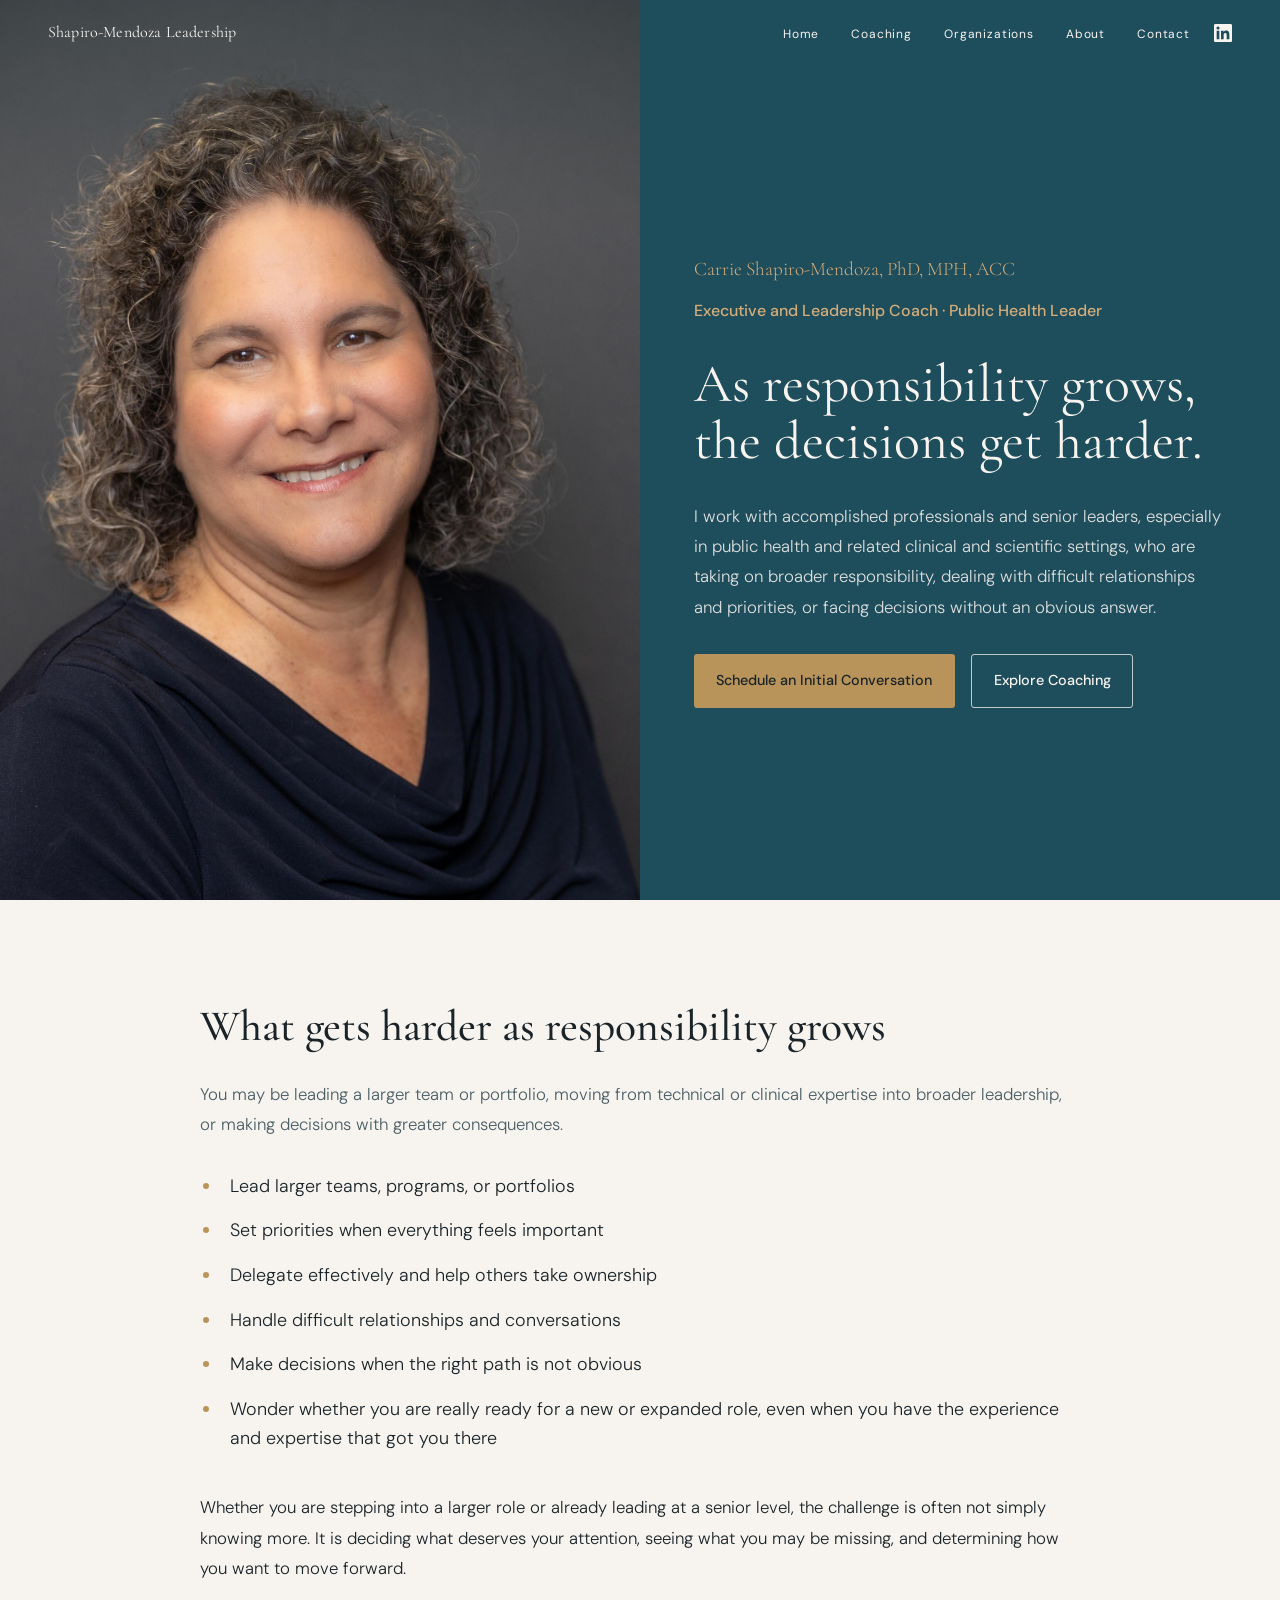
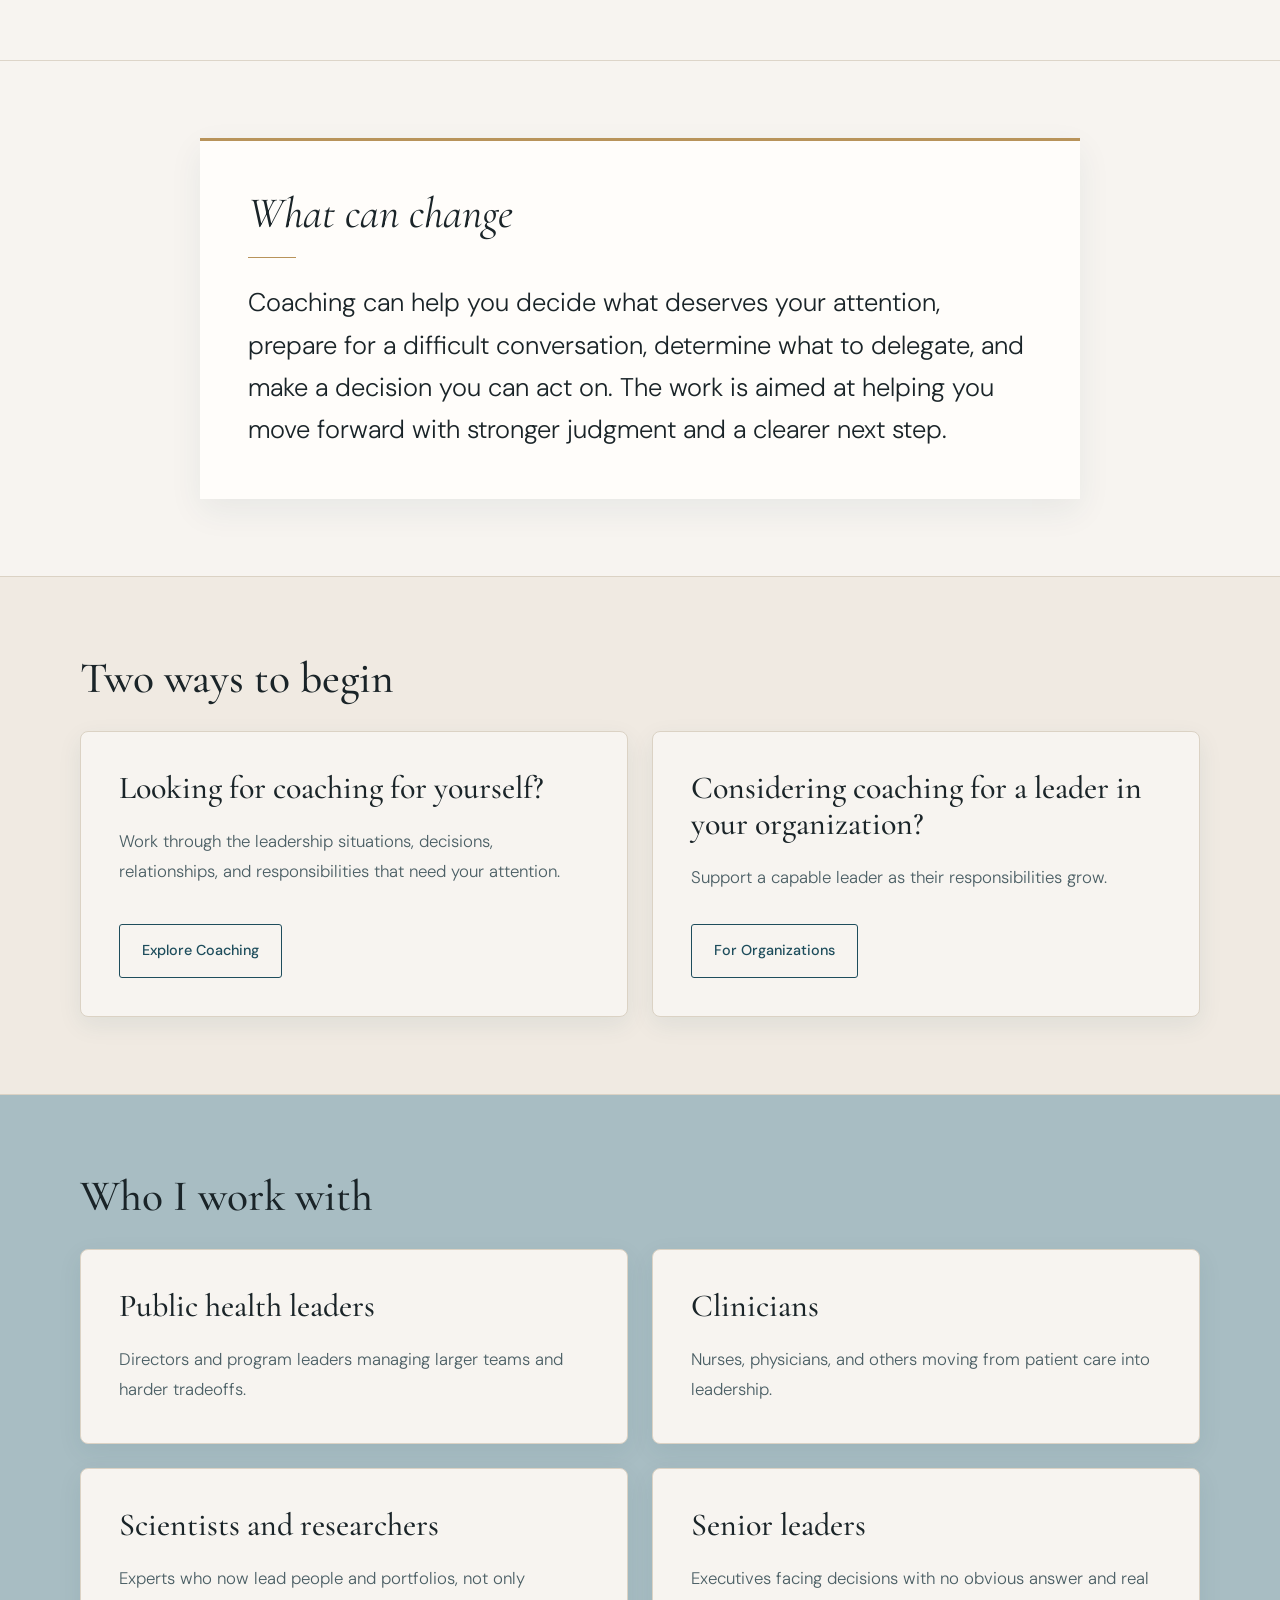
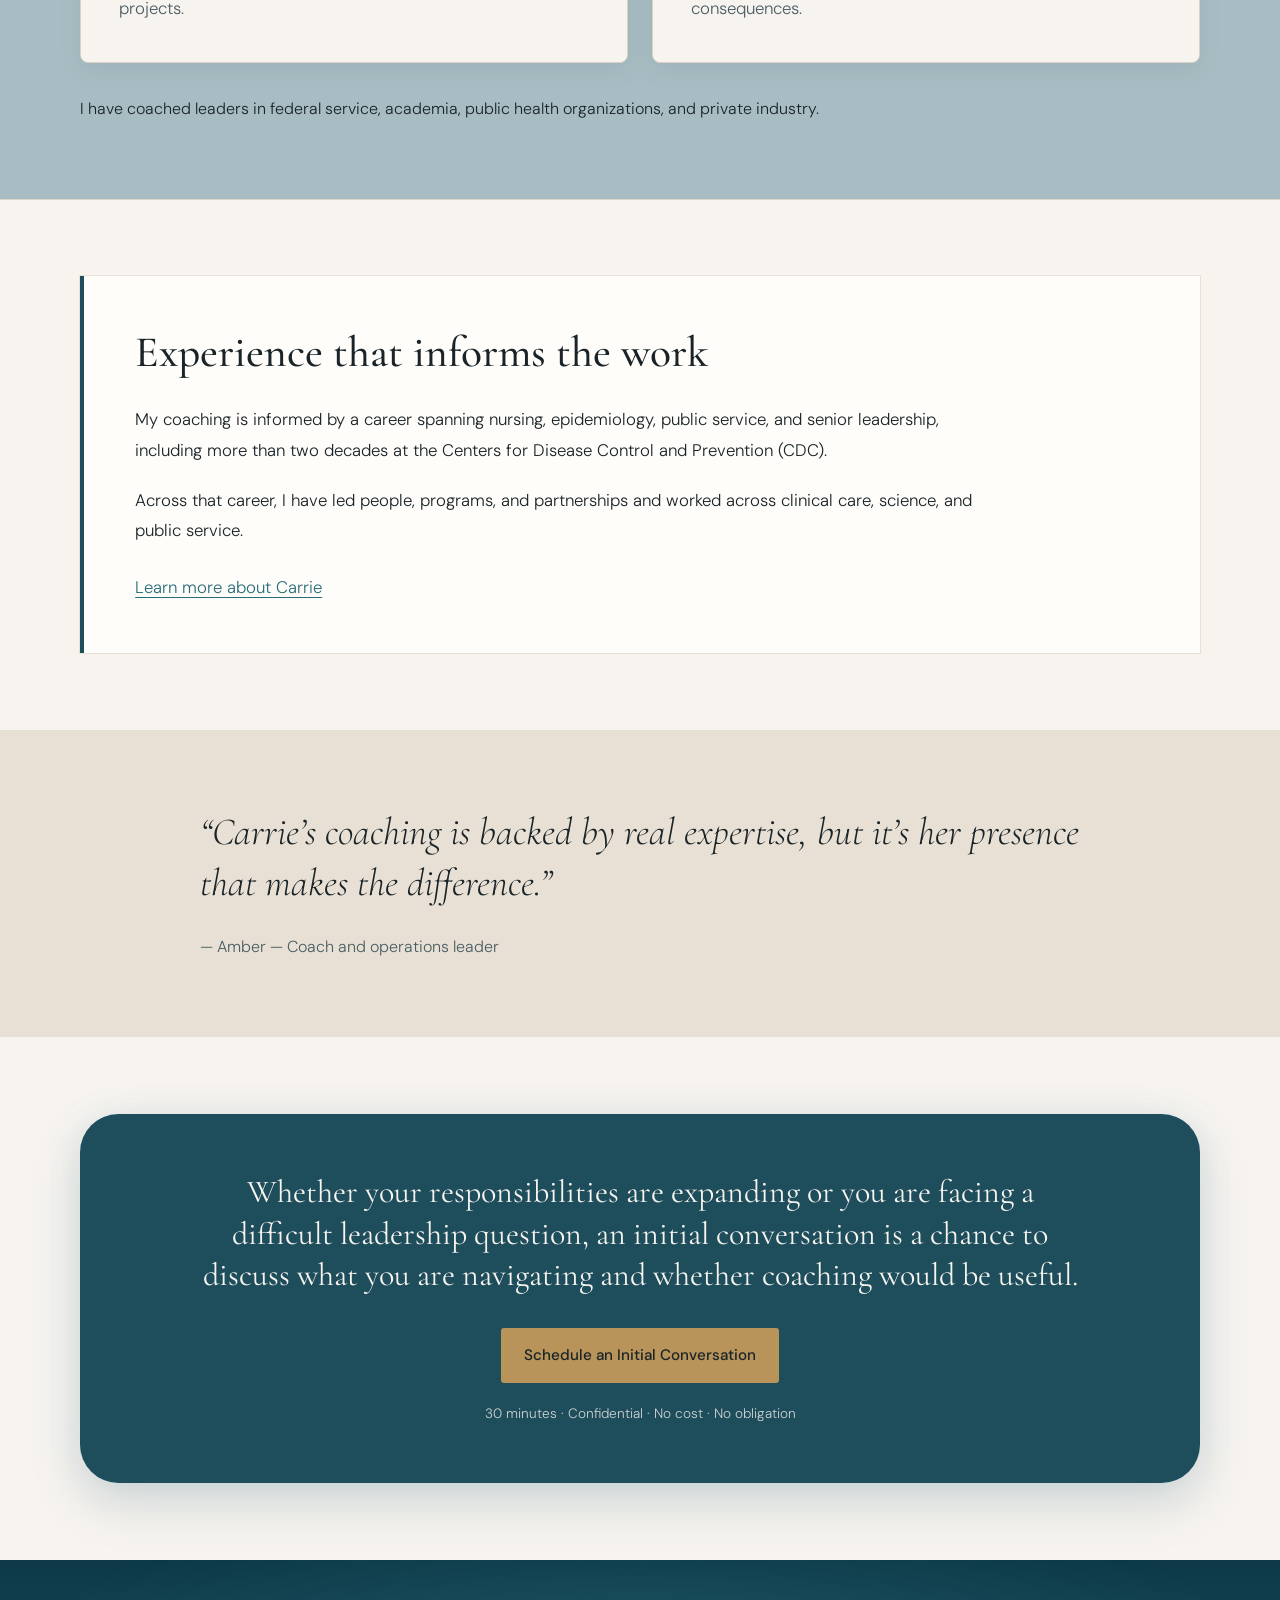
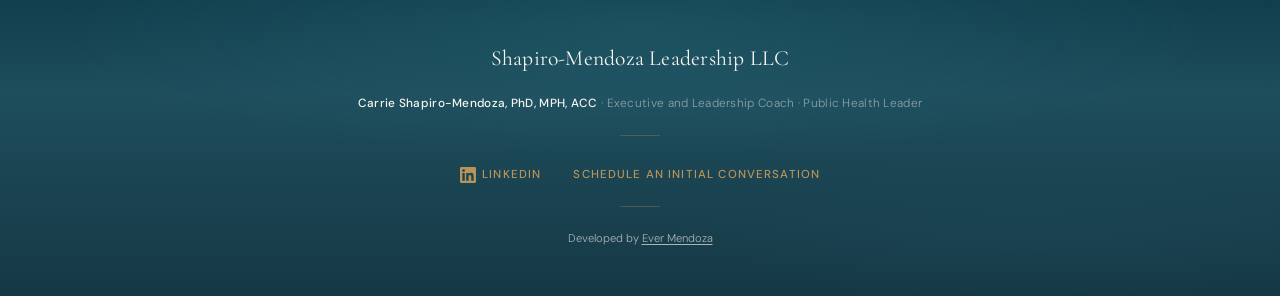
<file: index.html>
<!DOCTYPE html>
<html lang="en">
<head>
  <meta charset="UTF-8">
  <meta name="viewport" content="width=device-width, initial-scale=1.0">
  <title>Carrie Shapiro-Mendoza, PhD, MPH, ACC | Executive Coach for Public Health Leaders</title> <!-- Page title shown in browser tab -->
  <link href="https://fonts.googleapis.com/css2?family=Cormorant+Garamond:ital,wght@0,300;0,400;0,500;1,300;1,400;1,500&family=DM+Sans:ital,opsz,wght@0,9..40,300;0,9..40,400;0,9..40,500;1,9..40,300&display=swap" rel="stylesheet">
  <link rel="stylesheet" href="css/styles.css">
  <link rel="stylesheet" href="css/home-layout.css">
  <link rel="stylesheet" href="css/closing-cards.css">
  <link rel="stylesheet" href="css/live-footer.css">
</head>
<body class="home-page home-approved">

<div class="page-bg" aria-hidden="true"></div>

<!-- NAVBAR -->
<nav id="nav">
  <a href="index.html" class="nav-logo">Shapiro-Mendoza Leadership</a>
  <div class="nav-right">
    <ul class="nav-links">
      <li><a href="index.html">Home</a></li>           <!-- Navbar link 1 -->
      <li><a href="coaching.html">Coaching</a></li>
      <li><a href="organizations.html">Organizations</a></li>    <!-- Navbar link 2 -->
      <li><a href="about.html">About</a></li>          <!-- Navbar link 3 -->
      <li><a href="contact.html">Contact</a></li>      <!-- Navbar link 4 -->
    </ul>
    <a href="https://www.linkedin.com/in/carrie-shapiro-mendoza-phd-mph-acc-13574b23/" target="_blank" rel="noopener" class="nav-linkedin" aria-label="LinkedIn">
      <svg xmlns="http://www.w3.org/2000/svg" width="18" height="18" viewBox="0 0 24 24" fill="currentColor"><path d="M20.447 20.452h-3.554v-5.569c0-1.328-.027-3.037-1.852-3.037-1.853 0-2.136 1.445-2.136 2.939v5.667H9.351V9h3.414v1.561h.046c.477-.9 1.637-1.85 3.37-1.85 3.601 0 4.267 2.37 4.267 5.455v6.286zM5.337 7.433a2.062 2.062 0 0 1-2.063-2.065 2.064 2.064 0 1 1 2.063 2.065zm1.782 13.019H3.555V9h3.564v11.452zM22.225 0H1.771C.792 0 0 .774 0 1.729v20.542C0 23.227.792 24 1.771 24h20.451C23.2 24 24 23.227 24 22.271V1.729C24 .774 23.2 0 22.222 0h.003z"/></svg>
    </a>
    <button class="nav-toggle" aria-label="Open menu" aria-expanded="false">
      <span></span><span></span><span></span>
    </button>
  </div>
</nav>

<div class="nav-drawer" role="dialog" aria-label="Navigation menu">
  <a href="index.html">Home</a>
  <a href="coaching.html">Coaching</a>
  <a href="organizations.html">Organizations</a>
  <a href="about.html">About</a>
  <a href="contact.html">Contact</a>
  <a href="https://www.linkedin.com/in/carrie-shapiro-mendoza-phd-mph-acc-13574b23/" target="_blank" rel="noopener" aria-label="LinkedIn">
    <svg xmlns="http://www.w3.org/2000/svg" width="18" height="18" viewBox="0 0 24 24" fill="currentColor"><path d="M20.447 20.452h-3.554v-5.569c0-1.328-.027-3.037-1.852-3.037-1.853 0-2.136 1.445-2.136 2.939v5.667H9.351V9h3.414v1.561h.046c.477-.9 1.637-1.85 3.37-1.85 3.601 0 4.267 2.37 4.267 5.455v6.286zM5.337 7.433a2.062 2.062 0 0 1-2.063-2.065 2.064 2.064 0 1 1 2.063 2.065zm1.782 13.019H3.555V9h3.564v11.452zM22.225 0H1.771C.792 0 0 .774 0 1.729v20.542C0 23.227.792 24 1.771 24h20.451C23.2 24 24 23.227 24 22.271V1.729C24 .774 23.2 0 22.222 0h.003z"/></svg>
  </a>
</div>


<main id="home-content">
<!-- HERO — portrait and introduction -->
<section class="home-map-hero" aria-labelledby="hero-heading">
 <div class="home-map-portrait"><img src="images/shapiromendozaprofile.jpg" alt="Carrie Shapiro-Mendoza" fetchpriority="high"></div>
 <div class="home-map-introduction"><span class="home-map-name">Carrie Shapiro-Mendoza, PhD, MPH, ACC</span><p class="home-map-role">Executive and Leadership Coach · Public Health Leader</p><h1 id="hero-heading">As responsibility grows, the decisions get harder.</h1><p class="home-map-support">I work with accomplished professionals and senior leaders, especially in public health and related clinical and scientific settings, who are taking on broader responsibility, dealing with difficult relationships and priorities, or facing decisions without an obvious answer.</p><div class="home-map-actions"><a class="home-button home-button-primary" href="https://calendly.com/carrieksm/schedule_an_initial_conversation" target="_blank" rel="noopener">Schedule an Initial Conversation</a><a class="home-button home-button-light" href="coaching.html">Explore Coaching</a></div></div>
</section>
<!-- SECTION 1 — challenges -->
<section class="home-map-section home-map-challenges" aria-labelledby="leadership-heading"><div class="home-map-inner home-map-reading"><h2 id="leadership-heading">What gets harder as responsibility grows</h2><p class="home-map-intro">You may be leading a larger team or portfolio, moving from technical or clinical expertise into broader leadership, or making decisions with greater consequences.</p><ul class="home-map-list"><li>Lead larger teams, programs, or portfolios</li>
<li>Set priorities when everything feels important</li>
<li>Delegate effectively and help others take ownership</li>
<li>Handle difficult relationships and conversations</li>
<li>Make decisions when the right path is not obvious</li>
<li>Wonder whether you are really ready for a new or expanded role, even when you have the experience and expertise that got you there</li></ul><p class="home-map-challenge-close">Whether you are stepping into a larger role or already leading at a senior level, the challenge is often not simply knowing more. It is deciding what deserves your attention, seeing what you may be missing, and determining how you want to move forward.</p></div></section>
<!-- SECTION 2 — what can change -->
<section class="home-map-section home-map-change" aria-labelledby="change-heading"><div class="home-map-inner home-map-reading"><div class="home-map-change-card"><h2 id="change-heading">What can change</h2><p>Coaching can help you decide what deserves your attention, prepare for a difficult conversation, determine what to delegate, and make a decision you can act on. The work is aimed at helping you move forward with stronger judgment and a clearer next step.</p></div></div></section>
<!-- SECTION 3 — two pathways -->
<section class="home-map-section home-map-pathways" aria-labelledby="pathways-heading"><div class="home-map-inner"><h2 id="pathways-heading">Two ways to begin</h2><div class="home-map-cards"><article><h3>Looking for coaching for yourself?</h3><p>Work through the leadership situations, decisions, relationships, and responsibilities that need your attention.</p><a class="home-button home-button-outline" href="coaching.html">Explore Coaching</a></article><article><h3>Considering coaching for a leader in your organization?</h3><p>Support a capable leader as their responsibilities grow.</p><a class="home-button home-button-outline" href="organizations.html">For Organizations</a></article></div></div></section>
<!-- SECTION 4 — audience -->
<section class="home-map-section home-map-audience" aria-labelledby="audience-heading"><div class="home-map-inner"><h2 id="audience-heading">Who I work with</h2><div class="home-map-cards home-audience-cards"><article><h3>Public health leaders</h3><p>Directors and program leaders managing larger teams and harder tradeoffs.</p></article>
<article><h3>Clinicians</h3><p>Nurses, physicians, and others moving from patient care into leadership.</p></article>
<article><h3>Scientists and researchers</h3><p>Experts who now lead people and portfolios, not only projects.</p></article>
<article><h3>Senior leaders</h3><p>Executives facing decisions with no obvious answer and real consequences.</p></article></div><p class="home-audience-range">I have coached leaders in federal service, academia, public health organizations, and private industry.</p></div></section>
<!-- SECTION 5 — experience -->
<section class="home-map-section home-map-experience" aria-labelledby="experience-heading"><div class="home-map-inner"><div class="home-map-experience-card"><h2 id="experience-heading">Experience that informs the work</h2><p>My coaching is informed by a career spanning nursing, epidemiology, public service, and senior leadership, including more than two decades at the Centers for Disease Control and Prevention (CDC).</p><p>Across that career, I have led people, programs, and partnerships and worked across clinical care, science, and public service.</p><a href="about.html" class="home-text-link">Learn more about Carrie</a></div></div></section>
<!-- SECTION 6 — client perspective -->
<section class="home-map-section home-map-client" aria-label="Client perspective"><div class="home-map-inner home-map-reading"><figure><blockquote><p>“Carrie’s coaching is backed by real expertise, but it’s her presence that makes the difference.”</p></blockquote><figcaption>— Amber — Coach and operations leader</figcaption></figure></div></section>
<!-- SECTION 7 — closing invitation -->
<section class="home-map-section home-map-closing" aria-labelledby="closing-heading"><div class="home-map-inner home-map-closing-card closing-card"><h2 id="closing-heading">Whether your responsibilities are expanding or you are facing a difficult leadership question, an initial conversation is a chance to discuss what you are navigating and whether coaching would be useful.</h2><a class="home-button home-button-primary" href="https://calendly.com/carrieksm/schedule_an_initial_conversation" target="_blank" rel="noopener">Schedule an Initial Conversation</a><p class="home-map-microcopy">30 minutes · Confidential · No cost · No obligation</p></div></section>
</main>
<!-- ============================================================
     FOOTER
     ============================================================ -->
<footer aria-label="Footer">
  <div class="water-shimmer" aria-hidden="true"></div>
  <div class="footer-inner">
    <a href="index.html" class="footer-name">Shapiro-Mendoza Leadership LLC</a>
    <span class="footer-title"><strong>Carrie Shapiro-Mendoza, PhD, MPH, ACC</strong> · Executive and Leadership Coach · Public Health Leader</span>  <!-- Footer tagline -->
    <div class="footer-divider" aria-hidden="true"></div>
    <div class="footer-links-wrap">
      <a href="https://www.linkedin.com/in/carrie-shapiro-mendoza-phd-mph-acc-13574b23/" target="_blank" rel="noopener" class="footer-linkedin" aria-label="LinkedIn">
        <svg xmlns="http://www.w3.org/2000/svg" width="16" height="16" viewBox="0 0 24 24" fill="currentColor"><path d="M20.447 20.452h-3.554v-5.569c0-1.328-.027-3.037-1.852-3.037-1.853 0-2.136 1.445-2.136 2.939v5.667H9.351V9h3.414v1.561h.046c.477-.9 1.637-1.85 3.37-1.85 3.601 0 4.267 2.37 4.267 5.455v6.286zM5.337 7.433a2.062 2.062 0 0 1-2.063-2.065 2.064 2.064 0 1 1 2.063 2.065zm1.782 13.019H3.555V9h3.564v11.452zM22.225 0H1.771C.792 0 0 .774 0 1.729v20.542C0 23.227.792 24 1.771 24h20.451C23.2 24 24 23.227 24 22.271V1.729C24 .774 23.2 0 22.222 0h.003z"/></svg>
        LinkedIn
      </a>
      <a href="https://calendly.com/carrieksm/schedule_an_initial_conversation" target="_blank" rel="noopener">Schedule an Initial Conversation</a>  <!-- Footer Calendly link -->
    </div>
    <div class="footer-divider" aria-hidden="true"></div>
    <span class="footer-credit">Developed by <a href="https://evermendoza.github.io/" target="_blank" rel="noopener">Ever Mendoza</a></span>
  </div>
</footer>


<script>
  const nav = document.getElementById('nav');
  window.addEventListener('scroll', () => {
    nav.classList.toggle('scrolled', window.scrollY > 60);
  }, { passive: true });

  const toggle = document.querySelector('.nav-toggle');
  const drawer = document.querySelector('.nav-drawer');

  toggle.addEventListener('click', () => {
    const isOpen = drawer.classList.toggle('open');
    toggle.classList.toggle('open', isOpen);
    toggle.setAttribute('aria-expanded', isOpen);
    document.body.style.overflow = isOpen ? 'hidden' : '';
  });

  drawer.querySelectorAll('a').forEach(link => {
    link.addEventListener('click', () => {
      drawer.classList.remove('open');
      toggle.classList.remove('open');
      toggle.setAttribute('aria-expanded', 'false');
      document.body.style.overflow = '';
    });
  });

  const observer = new IntersectionObserver((entries) => {
    entries.forEach(e => {
      if (e.isIntersecting) {
        e.target.classList.add('visible');
        observer.unobserve(e.target);
      }
    });
  }, { threshold: 0.08, rootMargin: '0px 0px -40px 0px' });

  document.querySelectorAll('.reveal, .reveal-left, .reveal-right').forEach(el => {
    observer.observe(el);
  });
</script>

</body>
</html>
</file>
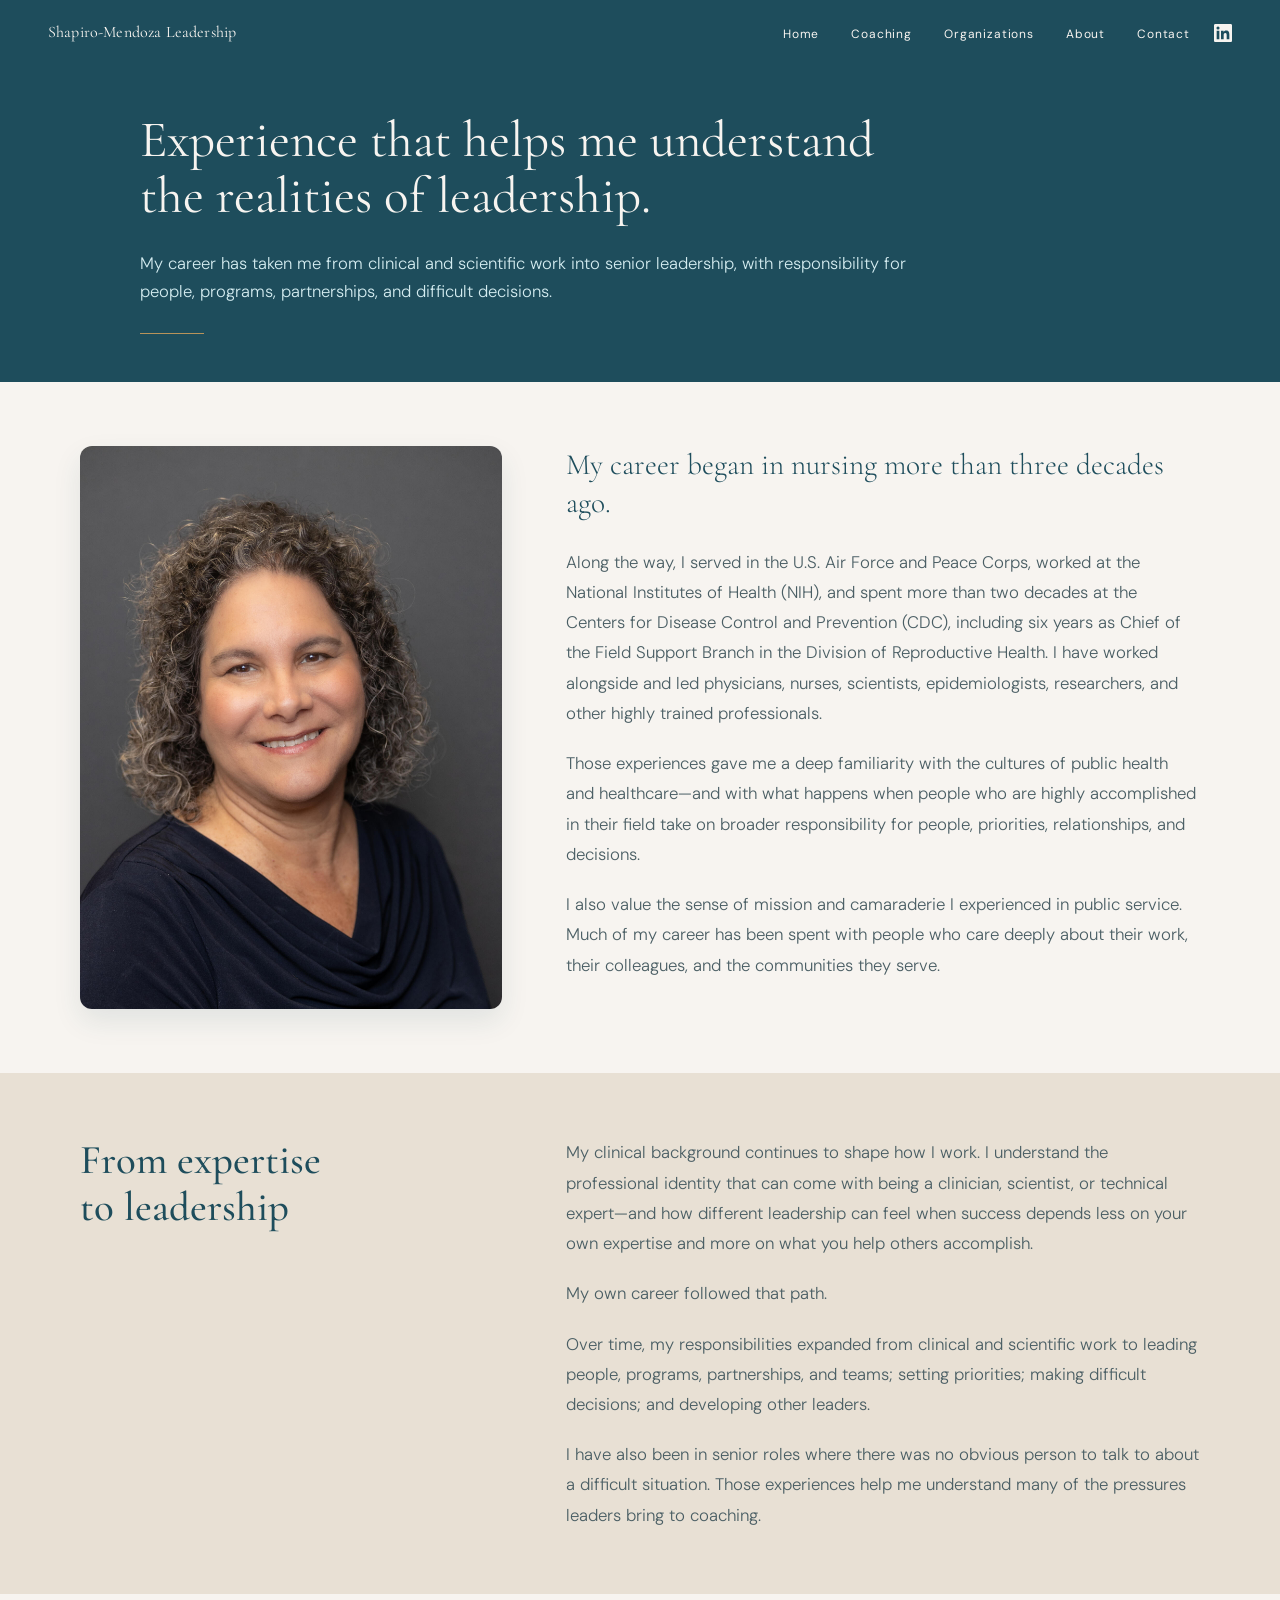
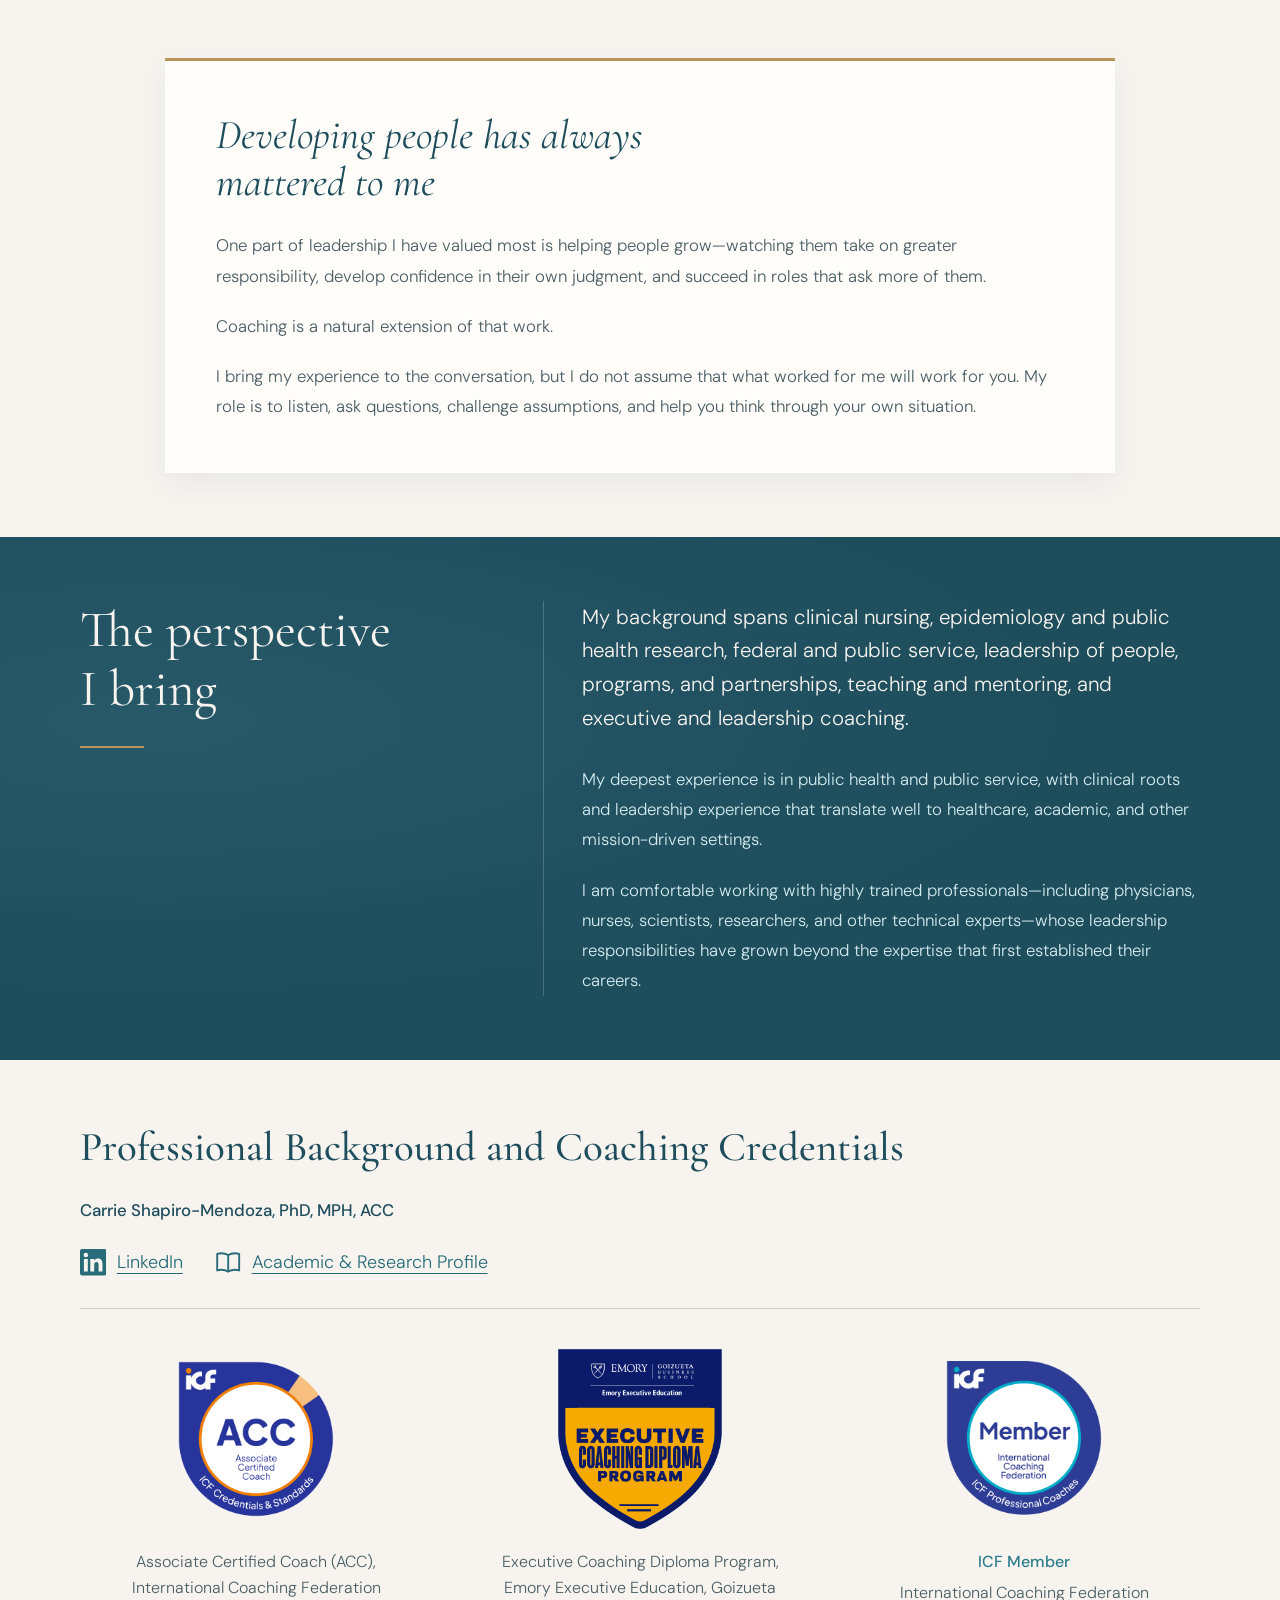
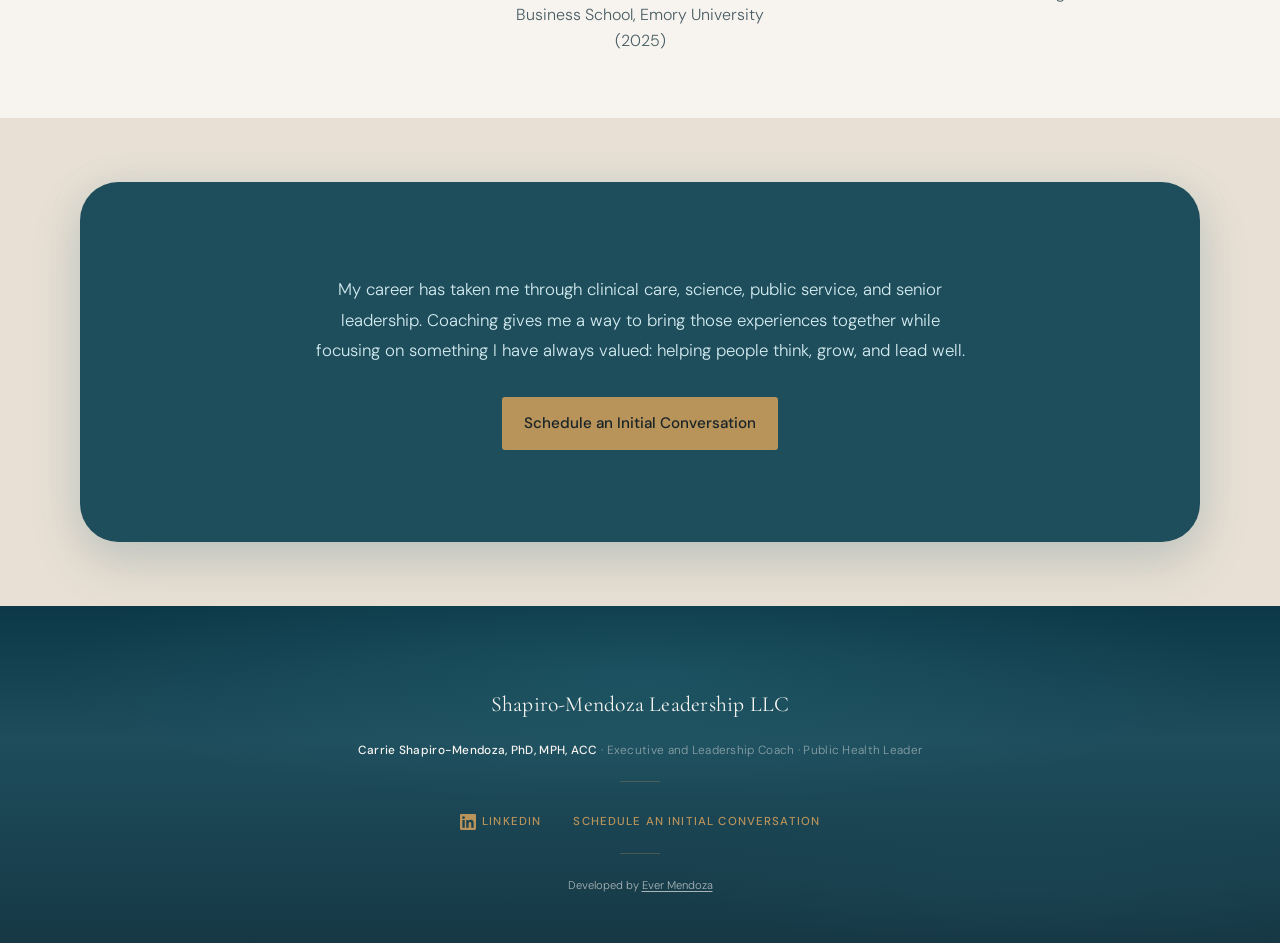
<file: about.html>
<!DOCTYPE html>
<html lang="en">
<head>
  <meta charset="UTF-8">
  <meta name="viewport" content="width=device-width, initial-scale=1.0">
  <title>About | Carrie Shapiro-Mendoza, PhD, MPH, ACC</title>
  <link href="https://fonts.googleapis.com/css2?family=Cormorant+Garamond:ital,wght@0,300;0,400;0,500;1,300;1,400;1,500&family=DM+Sans:ital,opsz,wght@0,9..40,300;0,9..40,400;0,9..40,500;1,9..40,300&display=swap" rel="stylesheet">
  <link rel="stylesheet" href="css/styles.css">
  <link rel="stylesheet" href="css/about-revision.css">
  <link rel="stylesheet" href="css/closing-cards.css">
  <link rel="stylesheet" href="css/live-footer.css">
</head>
<body class="about-page">

<div class="page-bg" aria-hidden="true"></div>

<!-- NAVBAR -->
<nav id="nav">
  <a href="index.html" class="nav-logo">Shapiro-Mendoza Leadership</a>
  <div class="nav-right">
    <ul class="nav-links">
      <li><a href="index.html">Home</a></li>           <!-- Navbar link 1 -->
      <li><a href="coaching.html">Coaching</a></li>
      <li><a href="organizations.html">Organizations</a></li>    <!-- Navbar link 2 -->
      <li><a href="about.html">About</a></li>          <!-- Navbar link 3 -->
      <li><a href="contact.html">Contact</a></li>      <!-- Navbar link 4 -->
    </ul>
    <a href="https://www.linkedin.com/in/carrie-shapiro-mendoza-phd-mph-acc-13574b23/" target="_blank" rel="noopener" class="nav-linkedin" aria-label="LinkedIn">
      <svg xmlns="http://www.w3.org/2000/svg" width="18" height="18" viewBox="0 0 24 24" fill="currentColor"><path d="M20.447 20.452h-3.554v-5.569c0-1.328-.027-3.037-1.852-3.037-1.853 0-2.136 1.445-2.136 2.939v5.667H9.351V9h3.414v1.561h.046c.477-.9 1.637-1.85 3.37-1.85 3.601 0 4.267 2.37 4.267 5.455v6.286zM5.337 7.433a2.062 2.062 0 0 1-2.063-2.065 2.064 2.064 0 1 1 2.063 2.065zm1.782 13.019H3.555V9h3.564v11.452zM22.225 0H1.771C.792 0 0 .774 0 1.729v20.542C0 23.227.792 24 1.771 24h20.451C23.2 24 24 23.227 24 22.271V1.729C24 .774 23.2 0 22.222 0h.003z"/></svg>
    </a>
    <button class="nav-toggle" aria-label="Open menu" aria-expanded="false">
      <span></span><span></span><span></span>
    </button>
  </div>
</nav>

<div class="nav-drawer" role="dialog" aria-label="Navigation menu">
  <a href="index.html">Home</a>
  <a href="coaching.html">Coaching</a>
  <a href="organizations.html">Organizations</a>
  <a href="about.html">About</a>
  <a href="contact.html">Contact</a>
  <a href="https://www.linkedin.com/in/carrie-shapiro-mendoza-phd-mph-acc-13574b23/" target="_blank" rel="noopener" aria-label="LinkedIn">
    <svg xmlns="http://www.w3.org/2000/svg" width="18" height="18" viewBox="0 0 24 24" fill="currentColor"><path d="M20.447 20.452h-3.554v-5.569c0-1.328-.027-3.037-1.852-3.037-1.853 0-2.136 1.445-2.136 2.939v5.667H9.351V9h3.414v1.561h.046c.477-.9 1.637-1.85 3.37-1.85 3.601 0 4.267 2.37 4.267 5.455v6.286zM5.337 7.433a2.062 2.062 0 0 1-2.063-2.065 2.064 2.064 0 1 1 2.063 2.065zm1.782 13.019H3.555V9h3.564v11.452zM22.225 0H1.771C.792 0 0 .774 0 1.729v20.542C0 23.227.792 24 1.771 24h20.451C23.2 24 24 23.227 24 22.271V1.729C24 .774 23.2 0 22.222 0h.003z"/></svg>
  </a>
</div>


<main id="about-content">
<header class="about-opening"><div class="about-revision-inner"><h1>Experience that helps me understand the realities of leadership.</h1><p class="about-header-support">My career has taken me from clinical and scientific work into senior leadership, with responsibility for people, programs, partnerships, and difficult decisions.</p></div></header>
<section class="about-section about-biography" aria-label="Career introduction"><div class="about-revision-inner about-biography-grid"><figure class="about-portrait"><img src="images/shapiromendozaprofile.jpg" alt="Carrie Shapiro-Mendoza, PhD, MPH, ACC" width="600" height="800"></figure><div><p>My career began in nursing more than three decades ago.</p><p>Along the way, I served in the U.S. Air Force and Peace Corps, worked at the National Institutes of Health (NIH), and spent more than two decades at the Centers for Disease Control and Prevention (CDC), including six years as Chief of the Field Support Branch in the Division of Reproductive Health. I have worked alongside and led physicians, nurses, scientists, epidemiologists, researchers, and other highly trained professionals.</p><p>Those experiences gave me a deep familiarity with the cultures of public health and healthcare—and with what happens when people who are highly accomplished in their field take on broader responsibility for people, priorities, relationships, and decisions.</p><p>I also value the sense of mission and camaraderie I experienced in public service. Much of my career has been spent with people who care deeply about their work, their colleagues, and the communities they serve.</p></div></div></section>
<section class="about-section about-leadership-story" aria-labelledby="leadership-story-heading"><div class="about-revision-inner about-story-grid"><h2 id="leadership-story-heading">From expertise to leadership</h2><div><p>My clinical background continues to shape how I work. I understand the professional identity that can come with being a clinician, scientist, or technical expert—and how different leadership can feel when success depends less on your own expertise and more on what you help others accomplish.</p><p>My own career followed that path.</p><p>Over time, my responsibilities expanded from clinical and scientific work to leading people, programs, partnerships, and teams; setting priorities; making difficult decisions; and developing other leaders.</p><p>I have also been in senior roles where there was no obvious person to talk to about a difficult situation. Those experiences help me understand many of the pressures leaders bring to coaching.</p></div></div></section>
<section class="about-section about-developing" aria-labelledby="developing-heading"><div class="about-revision-inner"><div class="about-developing-card"><h2 id="developing-heading">Developing people has always mattered to me</h2><p>One part of leadership I have valued most is helping people grow—watching them take on greater responsibility, develop confidence in their own judgment, and succeed in roles that ask more of them.</p><p>Coaching is a natural extension of that work.</p><p>I bring my experience to the conversation, but I do not assume that what worked for me will work for you. My role is to listen, ask questions, challenge assumptions, and help you think through your own situation.</p></div></div></section>
<section class="about-section about-perspective" aria-labelledby="perspective-heading"><div class="about-revision-inner about-perspective-grid"><h2 id="perspective-heading">The perspective I bring</h2><div><p>My background spans clinical nursing, epidemiology and public health research, federal and public service, leadership of people, programs, and partnerships, teaching and mentoring, and executive and leadership coaching.</p><p>My deepest experience is in public health and public service, with clinical roots and leadership experience that translate well to healthcare, academic, and other mission-driven settings.</p><p>I am comfortable working with highly trained professionals—including physicians, nurses, scientists, researchers, and other technical experts—whose leadership responsibilities have grown beyond the expertise that first established their careers.</p></div></div></section>
<section class="about-section about-professional" aria-labelledby="professional-heading"><div class="about-revision-inner"><h2 id="professional-heading">Professional Background and Coaching Credentials</h2><div class="about-professional-identity"><p class="about-professional-name">Carrie Shapiro-Mendoza, PhD, MPH, ACC</p><div class="about-profile-links"><a class="about-profile-link" href="https://www.linkedin.com/in/carrie-shapiro-mendoza-phd-mph-acc-13574b23/" target="_blank" rel="noopener"><svg class="about-linkedin-icon" xmlns="http://www.w3.org/2000/svg" viewBox="0 0 24 24" fill="currentColor" aria-hidden="true" focusable="false"><path d="M20.447 20.452h-3.554v-5.569c0-1.328-.027-3.037-1.852-3.037-1.853 0-2.136 1.445-2.136 2.939v5.667H9.351V9h3.414v1.561h.046c.477-.9 1.637-1.85 3.37-1.85 3.601 0 4.267 2.37 4.267 5.455v6.286zM5.337 7.433a2.062 2.062 0 1 1 0-4.124 2.062 2.062 0 0 1 0 4.124zm1.782 13.019H3.555V9h3.564v11.452zM22.225 0H1.771C.792 0 0 .774 0 1.729v20.542C0 23.227.792 24 1.771 24h20.451C23.2 24 24 23.227 24 22.271V1.729C24 .774 23.2 0 22.222 0h.003z"/></svg><span>LinkedIn</span></a><a class="about-profile-link" href="https://sph.emory.edu/profile/faculty/carrie-shapiro-mendoza" target="_blank" rel="noopener"><svg class="about-book-icon" xmlns="http://www.w3.org/2000/svg" viewBox="0 0 24 24" fill="none" stroke="currentColor" stroke-width="1.7" stroke-linecap="round" stroke-linejoin="round" aria-hidden="true" focusable="false"><path d="M12 5.5C8.5 3.5 5 3.5 2 4.5v15c3-1 6.5-1 10 1 3.5-2 7-2 10-1v-15c-3-1-6.5-1-10 1Z"/><path d="M12 5.5v15"/></svg><span>Academic &amp; Research Profile</span></a></div></div><div class="cred-badges"><a class="cred-badge" href="https://www.credly.com/badges/02438af7-08b3-4b7f-9599-a772cddfaa0a/public_url" target="_blank" rel="noopener">
        <img src="images/associate-certified-coach-acc.png" alt="Associate Certified Coach (ACC) — International Coaching Federation" loading="lazy">
        <div class="cred-badge-label">Associate Certified Coach (ACC), International Coaching Federation</div>
      </a>
<a class="cred-badge" href="https://www.credly.com/badges/06f242ac-9bee-4ffd-8641-fd8ebc3ccb25/public_url" target="_blank" rel="noopener">
        <img src="images/executive-coaching-diploma-program.png" alt="Executive Coaching Diploma Program — Emory Goizueta Business School" loading="lazy">
        <div class="cred-badge-label">Executive Coaching Diploma Program, Emory Executive Education, Goizueta Business School, Emory University (2025)</div>
      </a>
<a class="cred-badge" href="https://www.credly.com/badges/b7a3c805-940a-4d51-8581-43c1996fb7c7/public_url" target="_blank" rel="noopener">
        <img src="images/icf-member-badge.png" alt="Member — International Coaching Federation" loading="lazy">
        <div class="cred-badge-label"><strong>ICF Member</strong>International Coaching Federation</div>
      </a></div></div></section>
<section class="about-section about-closing" aria-label="Arrange an initial conversation"><div class="about-revision-inner"><div class="closing-card"><p>My career has taken me through clinical care, science, public service, and senior leadership. Coaching gives me a way to bring those experiences together while focusing on something I have always valued: helping people think, grow, and lead well.</p><a class="btn-primary" href="https://calendly.com/carrieksm/schedule_an_initial_conversation" target="_blank" rel="noopener">Schedule an Initial Conversation</a></div></div></section>
</main>
<!-- ============================================================
     FOOTER
     ============================================================ -->
<footer aria-label="Footer">
  <div class="water-shimmer" aria-hidden="true"></div>
  <div class="footer-inner">
    <a href="index.html" class="footer-name">Shapiro-Mendoza Leadership LLC</a>
    <span class="footer-title"><strong>Carrie Shapiro-Mendoza, PhD, MPH, ACC</strong> · Executive and Leadership Coach · Public Health Leader</span>  <!-- Footer tagline -->
    <div class="footer-divider" aria-hidden="true"></div>
    <div class="footer-links-wrap">
      <a href="https://www.linkedin.com/in/carrie-shapiro-mendoza-phd-mph-acc-13574b23/" target="_blank" rel="noopener" class="footer-linkedin" aria-label="LinkedIn">
        <svg xmlns="http://www.w3.org/2000/svg" width="16" height="16" viewBox="0 0 24 24" fill="currentColor"><path d="M20.447 20.452h-3.554v-5.569c0-1.328-.027-3.037-1.852-3.037-1.853 0-2.136 1.445-2.136 2.939v5.667H9.351V9h3.414v1.561h.046c.477-.9 1.637-1.85 3.37-1.85 3.601 0 4.267 2.37 4.267 5.455v6.286zM5.337 7.433a2.062 2.062 0 0 1-2.063-2.065 2.064 2.064 0 1 1 2.063 2.065zm1.782 13.019H3.555V9h3.564v11.452zM22.225 0H1.771C.792 0 0 .774 0 1.729v20.542C0 23.227.792 24 1.771 24h20.451C23.2 24 24 23.227 24 22.271V1.729C24 .774 23.2 0 22.222 0h.003z"/></svg>
        LinkedIn
      </a>
      <a href="https://calendly.com/carrieksm/schedule_an_initial_conversation" target="_blank" rel="noopener">Schedule an Initial Conversation</a>  <!-- Footer Calendly link -->
    </div>
    <div class="footer-divider" aria-hidden="true"></div>
    <span class="footer-credit">Developed by <a href="https://evermendoza.github.io/" target="_blank" rel="noopener">Ever Mendoza</a></span>
  </div>
</footer>


<script>
  const nav = document.getElementById('nav');
  window.addEventListener('scroll', () => {
    nav.classList.toggle('scrolled', window.scrollY > 60);
  }, { passive: true });

  const toggle = document.querySelector('.nav-toggle');
  const drawer = document.querySelector('.nav-drawer');

  toggle.addEventListener('click', () => {
    const isOpen = drawer.classList.toggle('open');
    toggle.classList.toggle('open', isOpen);
    toggle.setAttribute('aria-expanded', isOpen);
    document.body.style.overflow = isOpen ? 'hidden' : '';
  });

  drawer.querySelectorAll('a').forEach(link => {
    link.addEventListener('click', () => {
      drawer.classList.remove('open');
      toggle.classList.remove('open');
      toggle.setAttribute('aria-expanded', 'false');
      document.body.style.overflow = '';
    });
  });

  const observer = new IntersectionObserver((entries) => {
    entries.forEach(e => {
      if (e.isIntersecting) {
        e.target.classList.add('visible');
        observer.unobserve(e.target);
      }
    });
  }, { threshold: 0.08, rootMargin: '0px 0px -40px 0px' });

  document.querySelectorAll('.reveal, .reveal-left, .reveal-right').forEach(el => {
    observer.observe(el);
  });
</script>

</body>
</html>
</file>
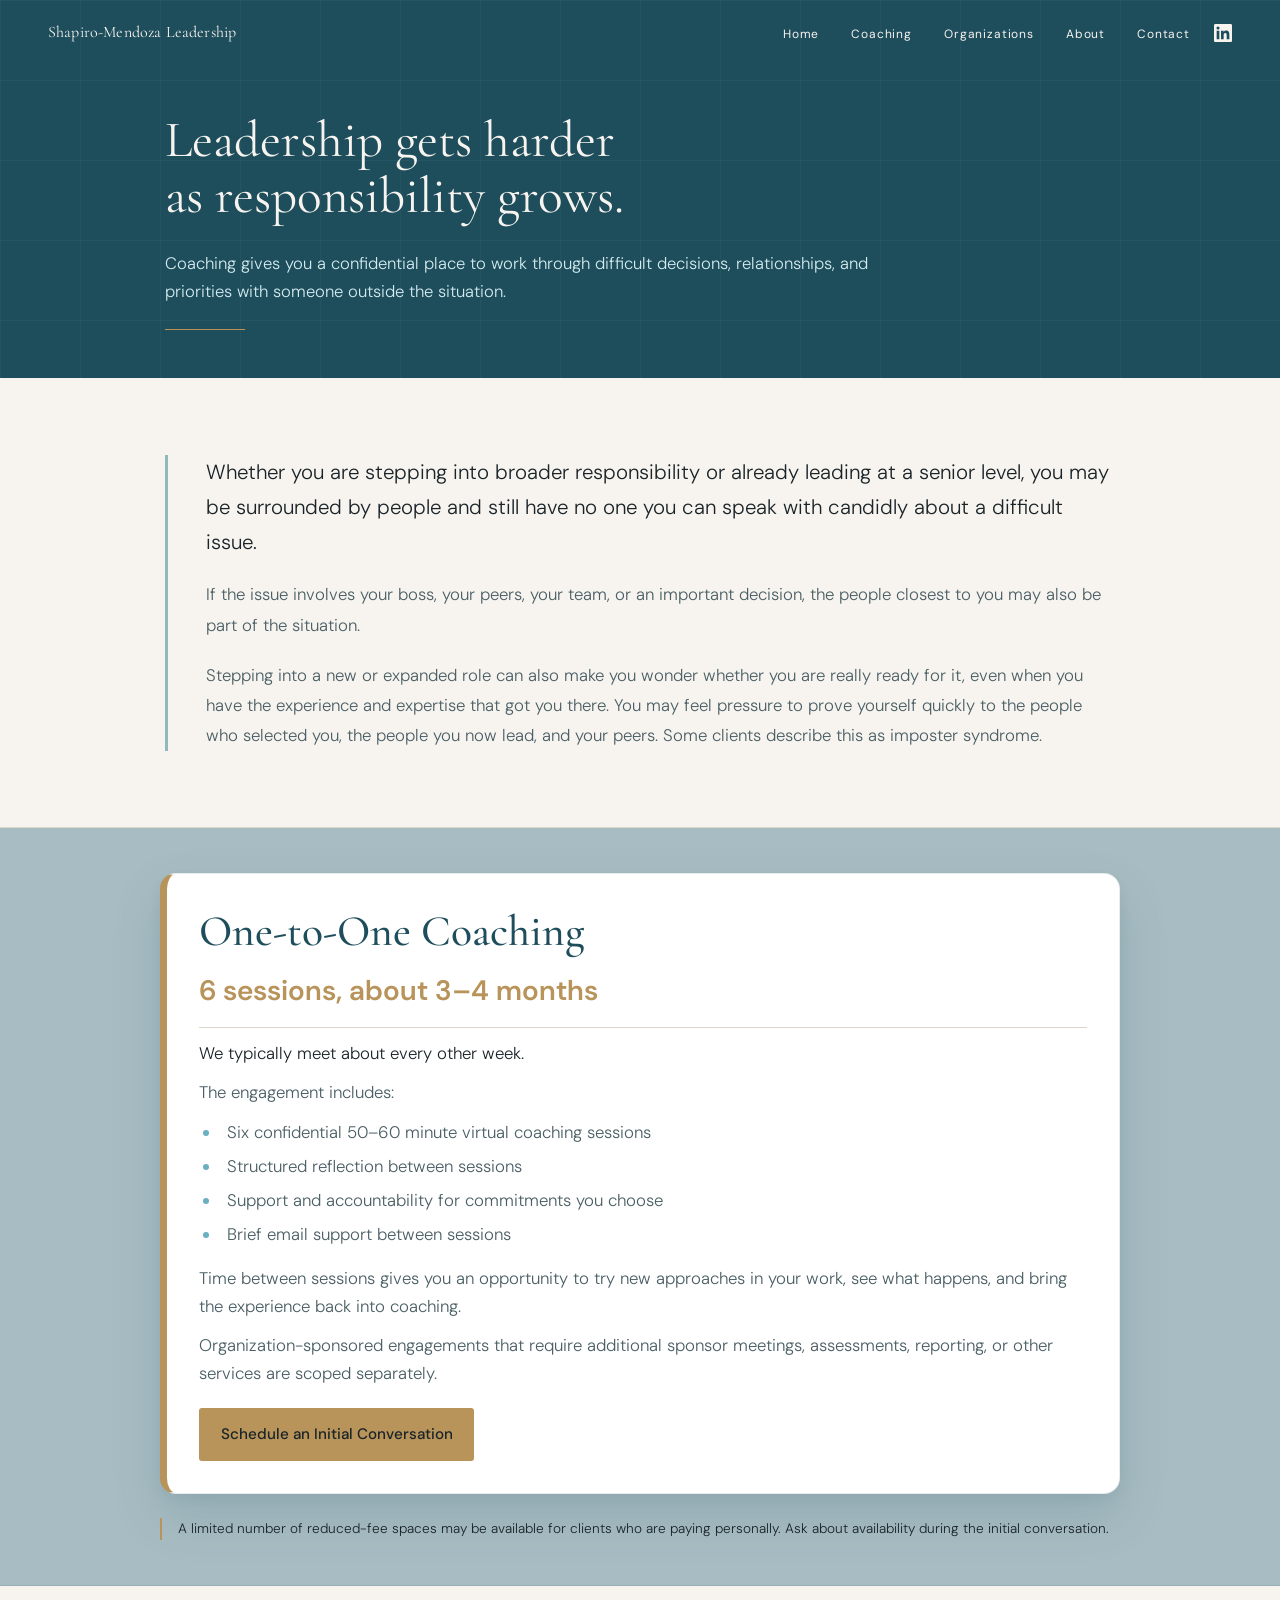
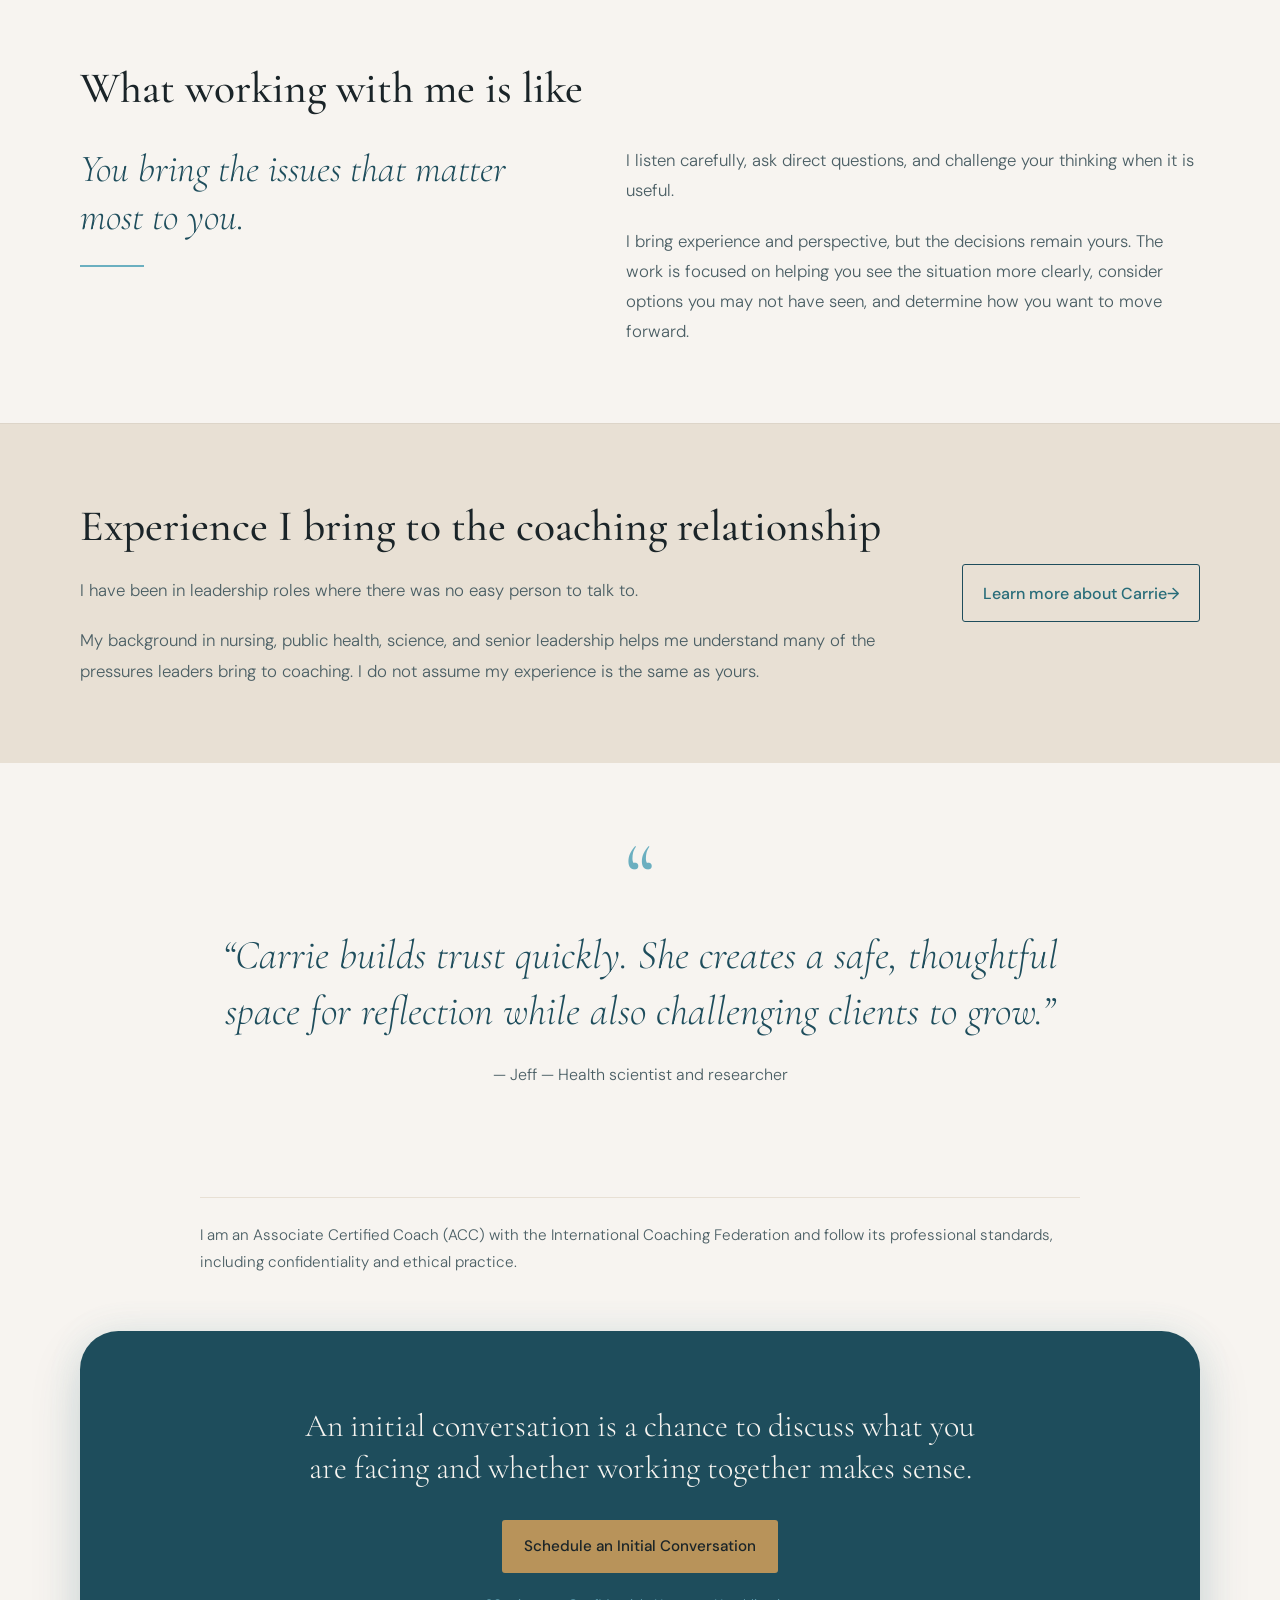
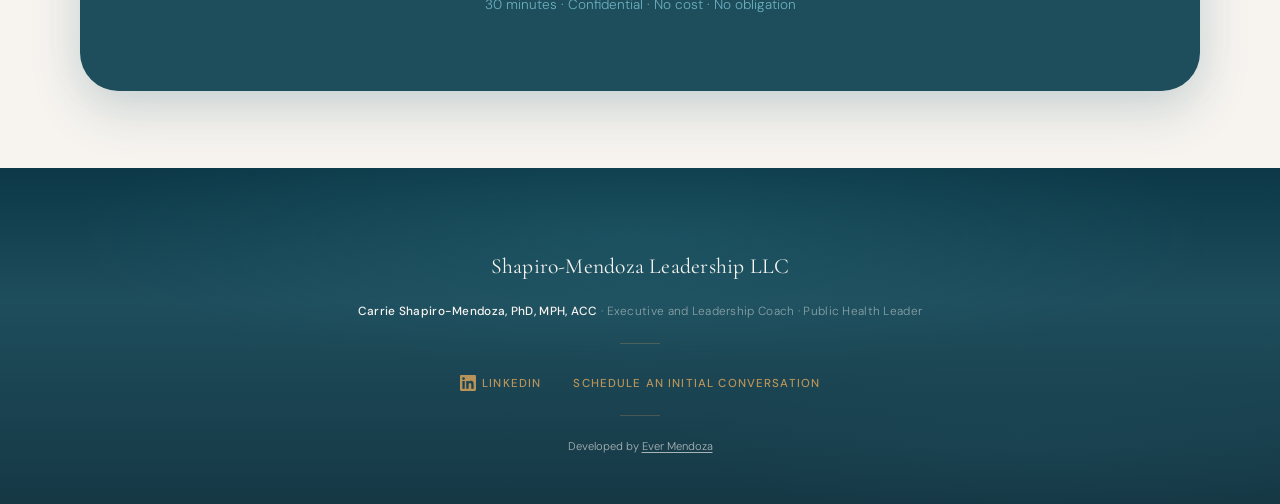
<file: coaching.html>
<!DOCTYPE html>
<html lang="en">
<head>
  <meta charset="UTF-8">
  <meta name="viewport" content="width=device-width, initial-scale=1.0">
  <title>Coaching | Carrie Shapiro-Mendoza, PhD, MPH, ACC</title>
  <link href="https://fonts.googleapis.com/css2?family=Cormorant+Garamond:ital,wght@0,300;0,400;0,500;1,300;1,400;1,500&family=DM+Sans:ital,opsz,wght@0,9..40,300;0,9..40,400;0,9..40,500;1,9..40,300&display=swap" rel="stylesheet">
  <link rel="stylesheet" href="css/styles.css">
  <link rel="stylesheet" href="css/coaching-revision.css">
  <link rel="stylesheet" href="css/closing-cards.css">
  <link rel="stylesheet" href="css/live-footer.css">
</head>
<body class="coaching-page">

<div class="page-bg" aria-hidden="true"></div>

<!-- NAVBAR -->
<nav id="nav">
  <a href="index.html" class="nav-logo">Shapiro-Mendoza Leadership</a>
  <div class="nav-right">
    <ul class="nav-links">
      <li><a href="index.html">Home</a></li>           <!-- Navbar link 1 -->
      <li><a href="coaching.html">Coaching</a></li>
      <li><a href="organizations.html">Organizations</a></li>    <!-- Navbar link 2 -->
      <li><a href="about.html">About</a></li>          <!-- Navbar link 3 -->
      <li><a href="contact.html">Contact</a></li>      <!-- Navbar link 4 -->
    </ul>
    <a href="https://www.linkedin.com/in/carrie-shapiro-mendoza-phd-mph-acc-13574b23/" target="_blank" rel="noopener" class="nav-linkedin" aria-label="LinkedIn">
      <svg xmlns="http://www.w3.org/2000/svg" width="18" height="18" viewBox="0 0 24 24" fill="currentColor"><path d="M20.447 20.452h-3.554v-5.569c0-1.328-.027-3.037-1.852-3.037-1.853 0-2.136 1.445-2.136 2.939v5.667H9.351V9h3.414v1.561h.046c.477-.9 1.637-1.85 3.37-1.85 3.601 0 4.267 2.37 4.267 5.455v6.286zM5.337 7.433a2.062 2.062 0 0 1-2.063-2.065 2.064 2.064 0 1 1 2.063 2.065zm1.782 13.019H3.555V9h3.564v11.452zM22.225 0H1.771C.792 0 0 .774 0 1.729v20.542C0 23.227.792 24 1.771 24h20.451C23.2 24 24 23.227 24 22.271V1.729C24 .774 23.2 0 22.222 0h.003z"/></svg>
    </a>
    <button class="nav-toggle" aria-label="Open menu" aria-expanded="false">
      <span></span><span></span><span></span>
    </button>
  </div>
</nav>

<div class="nav-drawer" role="dialog" aria-label="Navigation menu">
  <a href="index.html">Home</a>
  <a href="coaching.html">Coaching</a>
  <a href="organizations.html">Organizations</a>
  <a href="about.html">About</a>
  <a href="contact.html">Contact</a>
  <a href="https://www.linkedin.com/in/carrie-shapiro-mendoza-phd-mph-acc-13574b23/" target="_blank" rel="noopener" aria-label="LinkedIn">
    <svg xmlns="http://www.w3.org/2000/svg" width="18" height="18" viewBox="0 0 24 24" fill="currentColor"><path d="M20.447 20.452h-3.554v-5.569c0-1.328-.027-3.037-1.852-3.037-1.853 0-2.136 1.445-2.136 2.939v5.667H9.351V9h3.414v1.561h.046c.477-.9 1.637-1.85 3.37-1.85 3.601 0 4.267 2.37 4.267 5.455v6.286zM5.337 7.433a2.062 2.062 0 0 1-2.063-2.065 2.064 2.064 0 1 1 2.063 2.065zm1.782 13.019H3.555V9h3.564v11.452zM22.225 0H1.771C.792 0 0 .774 0 1.729v20.542C0 23.227.792 24 1.771 24h20.451C23.2 24 24 23.227 24 22.271V1.729C24 .774 23.2 0 22.222 0h.003z"/></svg>
  </a>
</div>


<!-- HERO — architectural, grid pattern, precise -->

<main id="coaching-content">
<section class="coaching-opening" aria-labelledby="coaching-heading"><div class="coaching-revision-inner"><h1 id="coaching-heading">Leadership gets harder as responsibility grows.</h1><p class="coaching-header-support">Coaching gives you a confidential place to work through difficult decisions, relationships, and priorities with someone outside the situation.</p></div></section>
<section class="coaching-introduction coaching-section" aria-label="About coaching"><div class="coaching-revision-inner"><div class="coaching-opening-copy">
<p>Whether you are stepping into broader responsibility or already leading at a senior level, you may be surrounded by people and still have no one you can speak with candidly about a difficult issue.</p>
<p>If the issue involves your boss, your peers, your team, or an important decision, the people closest to you may also be part of the situation.</p>
<p>Stepping into a new or expanded role can also make you wonder whether you are really ready for it, even when you have the experience and expertise that got you there. You may feel pressure to prove yourself quickly to the people who selected you, the people you now lead, and your peers. Some clients describe this as imposter syndrome.</p></div></div></section>
<section class="coaching-package-section coaching-section" aria-labelledby="package-heading"><div class="coaching-revision-inner"><article class="coaching-package-card"><h2 id="package-heading">One-to-One Coaching</h2><p class="coaching-package-summary">6 sessions, about 3–4 months</p><p class="coaching-package-frequency">We typically meet about every other week.</p><p>The engagement includes:</p><ul><li>Six confidential 50–60 minute virtual coaching sessions</li>
  
<li>Structured reflection between sessions</li>
<li>Support and accountability for commitments you choose</li>
<li>Brief email support between sessions</li></ul><p>Time between sessions gives you an opportunity to try new approaches in your work, see what happens, and bring the experience back into coaching.</p>
<p>Organization-sponsored engagements that require additional sponsor meetings, assessments, reporting, or other services are scoped separately.</p><a href="https://calendly.com/carrieksm/schedule_an_initial_conversation" class="btn-primary" target="_blank" rel="noopener">Schedule an Initial Conversation</a></article><p class="coaching-reduced-fee">A limited number of reduced-fee spaces may be available for clients who are paying personally. Ask about availability during the initial conversation.</p></div></section>
<section class="coaching-section coaching-approach" aria-labelledby="approach-heading"><div class="coaching-revision-inner"><h2 id="approach-heading">What working with me is like</h2><div class="coaching-approach-grid"><div class="coaching-approach-statement"><p>You bring the issues that matter most to you.</p></div><div class="coaching-approach-detail"><p>I listen carefully, ask direct questions, and challenge your thinking when it is useful.</p>
<p>I bring experience and perspective, but the decisions remain yours. The work is focused on helping you see the situation more clearly, consider options you may not have seen, and determine how you want to move forward.</p></div></div></div></section>
<section class="coaching-section coaching-experience" aria-labelledby="experience-heading"><div class="coaching-revision-inner"><div class="coaching-experience-card"><h2 id="experience-heading">Experience I bring to the coaching relationship</h2><p>I have been in leadership roles where there was no easy person to talk to.</p>
<p>My background in nursing, public health, science, and senior leadership helps me understand many of the pressures leaders bring to coaching. I do not assume my experience is the same as yours.</p><a class="link-arrow" href="about.html">Learn more about Carrie</a></div></div></section>
<section class="coaching-section coaching-testimonial" aria-label="Client perspective"><div class="coaching-revision-inner"><figure class="coaching-quote-card"><span class="coaching-quote-mark" aria-hidden="true">“</span><blockquote><p>“Carrie builds trust quickly. She creates a safe, thoughtful space for reflection while also challenging clients to grow.”</p></blockquote><figcaption>— Jeff — Health scientist and researcher</figcaption></figure></div></section>
<section class="coaching-section coaching-professional-note" aria-label="Professional standards"><div class="coaching-revision-inner"><p>I am an Associate Certified Coach (ACC) with the International Coaching Federation and follow its professional standards, including confidentiality and ethical practice.</p></div></section>
<section class="coaching-section coaching-closing" aria-label="Arrange an initial conversation"><div class="coaching-revision-inner"><div class="coaching-closing-island closing-card"><p>An initial conversation is a chance to discuss what you are facing and whether working together makes sense.</p><a href="https://calendly.com/carrieksm/schedule_an_initial_conversation" class="btn-primary" target="_blank" rel="noopener">Schedule an Initial Conversation</a><p class="coaching-microcopy">30 minutes · Confidential · No cost · No obligation</p></div></div></section>
</main>
<!-- ============================================================
     FOOTER
     ============================================================ -->
<footer aria-label="Footer">
  <div class="water-shimmer" aria-hidden="true"></div>
  <div class="footer-inner">
    <a href="index.html" class="footer-name">Shapiro-Mendoza Leadership LLC</a>
    <span class="footer-title"><strong>Carrie Shapiro-Mendoza, PhD, MPH, ACC</strong> · Executive and Leadership Coach · Public Health Leader</span>  <!-- Footer tagline -->
    <div class="footer-divider" aria-hidden="true"></div>
    <div class="footer-links-wrap">
      <a href="https://www.linkedin.com/in/carrie-shapiro-mendoza-phd-mph-acc-13574b23/" target="_blank" rel="noopener" class="footer-linkedin" aria-label="LinkedIn">
        <svg xmlns="http://www.w3.org/2000/svg" width="16" height="16" viewBox="0 0 24 24" fill="currentColor"><path d="M20.447 20.452h-3.554v-5.569c0-1.328-.027-3.037-1.852-3.037-1.853 0-2.136 1.445-2.136 2.939v5.667H9.351V9h3.414v1.561h.046c.477-.9 1.637-1.85 3.37-1.85 3.601 0 4.267 2.37 4.267 5.455v6.286zM5.337 7.433a2.062 2.062 0 0 1-2.063-2.065 2.064 2.064 0 1 1 2.063 2.065zm1.782 13.019H3.555V9h3.564v11.452zM22.225 0H1.771C.792 0 0 .774 0 1.729v20.542C0 23.227.792 24 1.771 24h20.451C23.2 24 24 23.227 24 22.271V1.729C24 .774 23.2 0 22.222 0h.003z"/></svg>
        LinkedIn
      </a>
      <a href="https://calendly.com/carrieksm/schedule_an_initial_conversation" target="_blank" rel="noopener">Schedule an Initial Conversation</a>  <!-- Footer Calendly link -->
    </div>
    <div class="footer-divider" aria-hidden="true"></div>
    <span class="footer-credit">Developed by <a href="https://evermendoza.github.io/" target="_blank" rel="noopener">Ever Mendoza</a></span>
  </div>
</footer>


<script>
  // ── Nav
  const nav = document.getElementById('nav');
  window.addEventListener('scroll', () => {
    nav.classList.toggle('scrolled', window.scrollY > 60);
  }, { passive: true });

  // ── Mobile drawer
  const toggle = document.querySelector('.nav-toggle');
  const drawer = document.querySelector('.nav-drawer');
  toggle.addEventListener('click', () => {
    const isOpen = drawer.classList.toggle('open');
    toggle.classList.toggle('open', isOpen);
    toggle.setAttribute('aria-expanded', isOpen);
    document.body.style.overflow = isOpen ? 'hidden' : '';
  });
  drawer.querySelectorAll('a').forEach(link => {
    link.addEventListener('click', () => {
      drawer.classList.remove('open');
      toggle.classList.remove('open');
      toggle.setAttribute('aria-expanded', 'false');
      document.body.style.overflow = '';
    });
  });

  // ── Scroll reveal
  const observer = new IntersectionObserver((entries) => {
    entries.forEach(e => {
      if (e.isIntersecting) {
        e.target.classList.add('visible');
        observer.unobserve(e.target);
      }
    });
  }, { threshold: 0.08, rootMargin: '0px 0px -40px 0px' });
  document.querySelectorAll('.reveal, .reveal-left, .reveal-right').forEach(el => observer.observe(el));

</script>

</body>
</html>
</file>
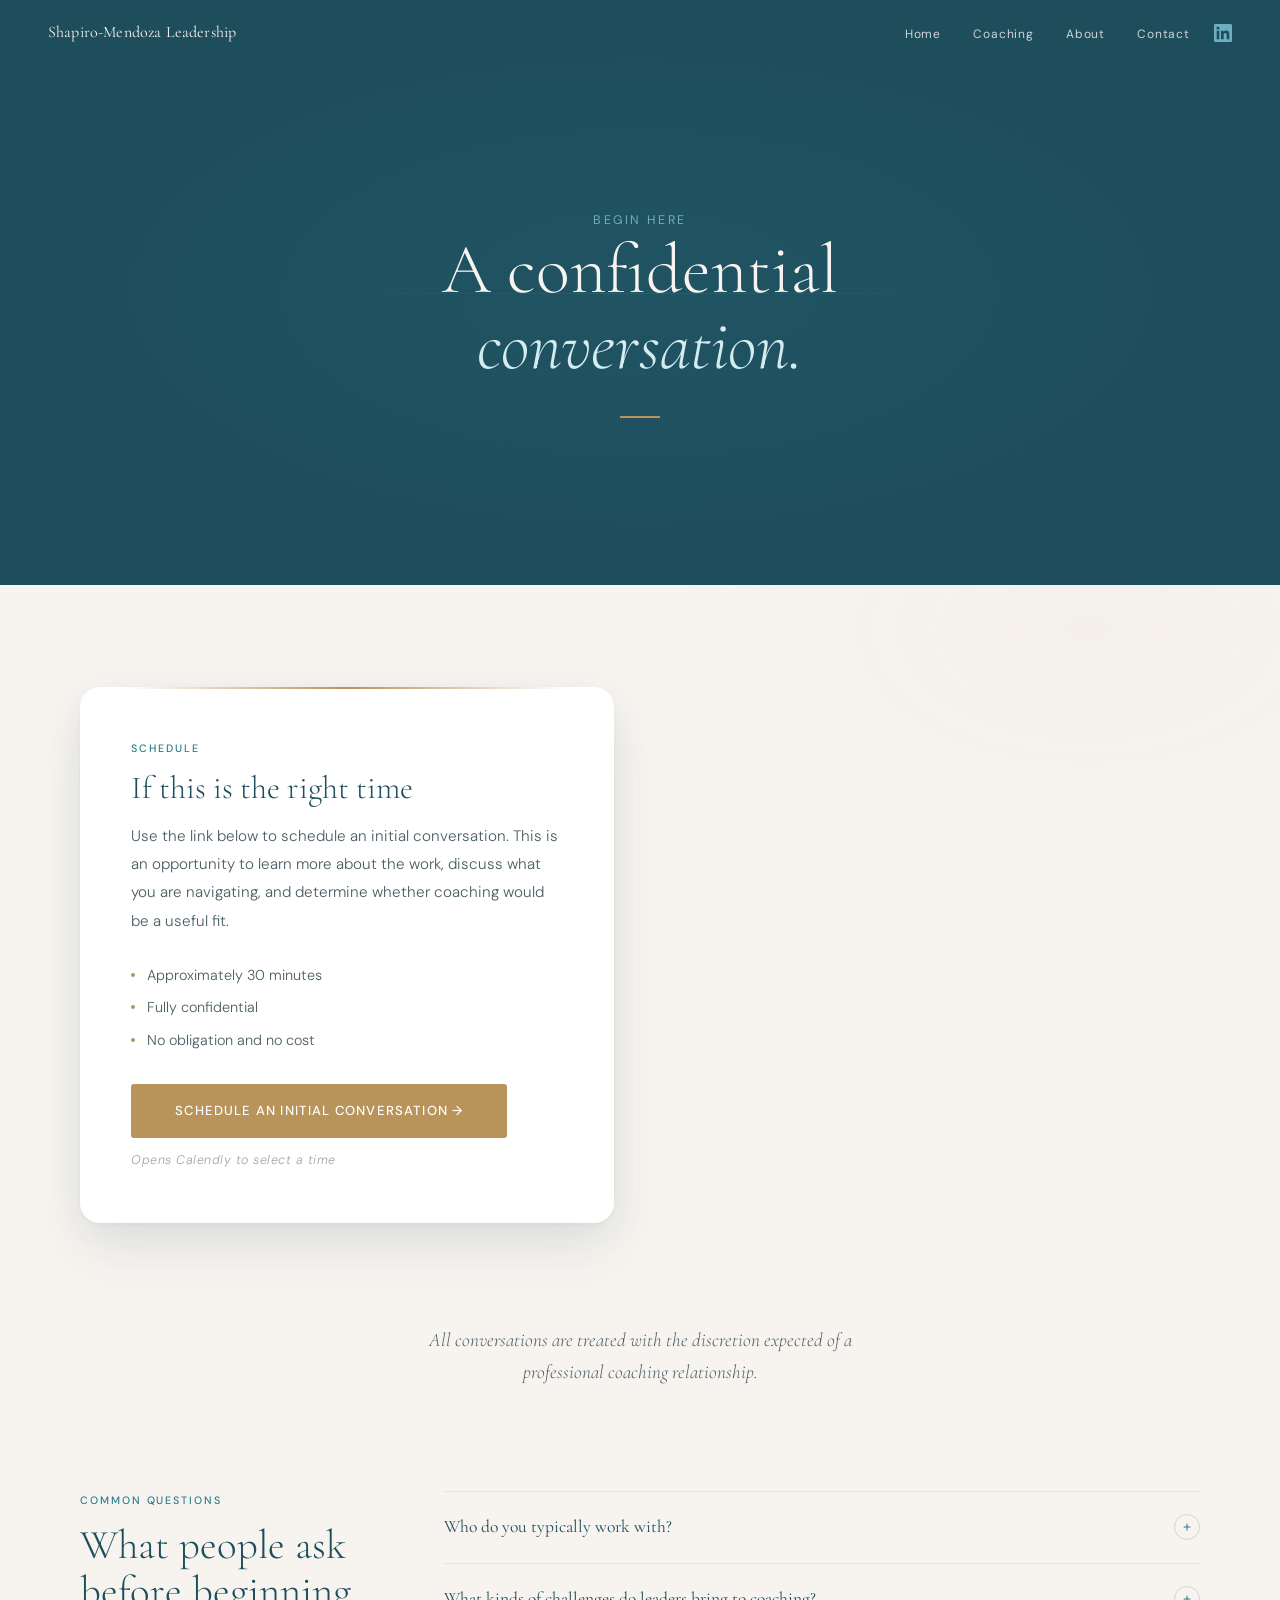
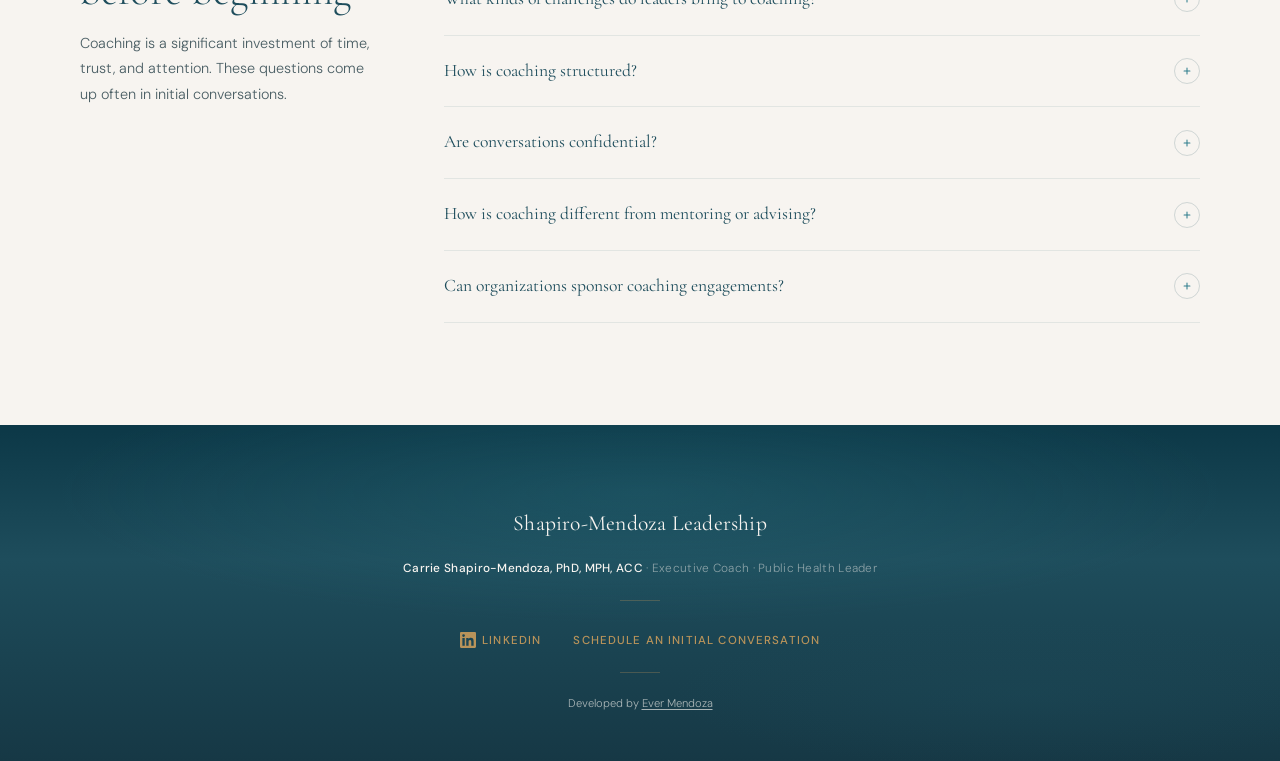
<file: contact.html>
<!DOCTYPE html>
<html lang="en">
<head>
  <meta charset="UTF-8">
  <meta name="viewport" content="width=device-width, initial-scale=1.0">
  <title>Contact | Carrie Shapiro-Mendoza, PhD, MPH, ACC</title>
  <link href="https://fonts.googleapis.com/css2?family=Cormorant+Garamond:ital,wght@0,300;0,400;0,500;1,300;1,400;1,500&family=DM+Sans:ital,opsz,wght@0,9..40,300;0,9..40,400;0,9..40,500;1,9..40,300&display=swap" rel="stylesheet">
  <link rel="stylesheet" href="css/styles.css">
</head>
<body>

<div class="page-bg" aria-hidden="true"></div>

<!-- NAVBAR -->
<nav id="nav">
  <a href="index.html" class="nav-logo">Shapiro-Mendoza Leadership</a>

  <div class="nav-right">
    <ul class="nav-links">
      <li><a href="index.html">Home</a></li>           <!-- Navbar link 1 -->
      <li><a href="coaching.html">Coaching</a></li>    <!-- Navbar link 2 -->
      <li><a href="about.html">About</a></li>          <!-- Navbar link 3 -->
      <li><a href="contact.html">Contact</a></li>      <!-- Navbar link 4 -->
    </ul>
    <a href="https://www.linkedin.com/in/carrie-shapiro-mendoza-phd-mph-acc-13574b23/" target="_blank" rel="noopener" class="nav-linkedin" aria-label="LinkedIn">
      <svg xmlns="http://www.w3.org/2000/svg" width="18" height="18" viewBox="0 0 24 24" fill="currentColor"><path d="M20.447 20.452h-3.554v-5.569c0-1.328-.027-3.037-1.852-3.037-1.853 0-2.136 1.445-2.136 2.939v5.667H9.351V9h3.414v1.561h.046c.477-.9 1.637-1.85 3.37-1.85 3.601 0 4.267 2.37 4.267 5.455v6.286zM5.337 7.433a2.062 2.062 0 0 1-2.063-2.065 2.064 2.064 0 1 1 2.063 2.065zm1.782 13.019H3.555V9h3.564v11.452zM22.225 0H1.771C.792 0 0 .774 0 1.729v20.542C0 23.227.792 24 1.771 24h20.451C23.2 24 24 23.227 24 22.271V1.729C24 .774 23.2 0 22.222 0h.003z"/></svg>
    </a>
    <button class="nav-toggle" aria-label="Open menu" aria-expanded="false">
      <span></span><span></span><span></span>
    </button>
  </div>
</nav>

<div class="nav-drawer" role="dialog" aria-label="Navigation menu">
  <a href="index.html">Home</a>
  <a href="coaching.html">Coaching</a>
  <a href="about.html">About</a>
  <a href="contact.html">Contact</a>
  <a href="https://www.linkedin.com/in/carrie-shapiro-mendoza-phd-mph-acc-13574b23/" target="_blank" rel="noopener" aria-label="LinkedIn">
    <svg xmlns="http://www.w3.org/2000/svg" width="18" height="18" viewBox="0 0 24 24" fill="currentColor"><path d="M20.447 20.452h-3.554v-5.569c0-1.328-.027-3.037-1.852-3.037-1.853 0-2.136 1.445-2.136 2.939v5.667H9.351V9h3.414v1.561h.046c.477-.9 1.637-1.85 3.37-1.85 3.601 0 4.267 2.37 4.267 5.455v6.286zM5.337 7.433a2.062 2.062 0 0 1-2.063-2.065 2.064 2.064 0 1 1 2.063 2.065zm1.782 13.019H3.555V9h3.564v11.452zM22.225 0H1.771C.792 0 0 .774 0 1.729v20.542C0 23.227.792 24 1.771 24h20.451C23.2 24 24 23.227 24 22.271V1.729C24 .774 23.2 0 22.222 0h.003z"/></svg>
  </a>
</div>


<!-- HERO -->

<!-- ============================================================
     CONTACT HERO SECTION
     ============================================================ -->
<section class="contact-hero" aria-label="Contact header">
  <div class="contact-hero-inner">
    <span class="contact-hero-eyebrow">Begin here</span>  <!-- Contact hero eyebrow -->
    <h1 class="contact-hero-headline">
      A confidential<br>
      <em>conversation.</em>
    </h1>
    <div class="contact-hero-rule" aria-hidden="true"></div>
  </div>
</section>


<!-- BODY — form left, Calendly right -->

<!-- ============================================================
     CONTACT BODY — Calendly card
     ============================================================ -->
<section class="contact-body" aria-label="Get in touch">
  <div class="contact-body-inner">

    <!-- Left — contact form (pending Formspree setup)
    <div class="contact-text-card reveal-left">
      <span class="label">Send a Message</span>
      <form
        action="FORMSPREE_ENDPOINT_HERE"
        method="POST"
        class="contact-form"
      >
        <div class="form-group">
          <label for="name">Name</label>
          <input type="text" id="name" name="name" placeholder="Your full name" required>
        </div>
        <div class="form-group">
          <label for="email">Email</label>
          <input type="email" id="email" name="email" placeholder="your@email.com" required>
        </div>
        <div class="form-group">
          <label for="subject">Subject</label>
          <input type="text" id="subject" name="subject" placeholder="What is this about?">
        </div>
        <div class="form-group">
          <label for="message">Message</label>
          <textarea id="message" name="message" rows="5" placeholder="Your message..." required></textarea>
        </div>
        <button type="submit" class="btn-primary">Send Message</button>
      </form>
    </div>
    -->

    <!-- Right — Calendly card -->
    <div class="contact-cta-island reveal-right">
      <span class="label">Schedule</span>
      <h2>If this is the right time</h2>  <!-- Calendly card heading -->
      <p>Use the link below to schedule an initial conversation. This is an opportunity to learn more about the work, discuss what you are navigating, and determine whether coaching would be a useful fit.</p>
      <div class="contact-details">
        <div class="contact-detail"><span class="contact-detail-dot"></span><span>Approximately 30 minutes</span></div>
        <div class="contact-detail"><span class="contact-detail-dot"></span><span>Fully confidential</span></div>
        <div class="contact-detail"><span class="contact-detail-dot"></span><span>No obligation and no cost</span></div>
      </div>
      <div class="contact-btn-wrap">
        <a href="https://calendly.com/carrieksm/schedule_an_initial_conversation?month=2026-10" target="_blank" rel="noopener" class="btn-primary">Schedule an Initial Conversation →</a>
        <span class="contact-sub-note">Opens Calendly to select a time</span>
      </div>
    </div>

  </div>
</section>


<!-- CONCLUSION -->

<!-- ============================================================
     CONCLUSION LINE — one line at the bottom
     ============================================================ -->
<section class="contact-conclusion" aria-label="Closing">
  <div class="contact-conclusion-inner reveal">
    <p class="contact-conclusion-line">All conversations are treated with the discretion expected of a professional coaching relationship.</p>
  </div>
</section>


<!-- FAQ -->

<!-- ============================================================
     FAQ SECTION — accordion questions and answers
     ============================================================ -->
<section class="contact-faq" aria-label="Frequently asked questions">
  <div class="contact-faq-inner">

    <div class="faq-intro-col reveal-left">
      <span class="label">Common Questions</span>
      <h2>What people ask before beginning</h2>
      <p>Coaching is a significant investment of time, trust, and attention. These questions come up often in initial conversations.</p>
    </div>

    <div class="faq-list reveal-right">

      <div class="faq-item">
        <button class="faq-q" aria-expanded="false">Who do you typically work with?
          <span class="faq-icon"><svg viewBox="0 0 24 24"><line x1="12" y1="5" x2="12" y2="19"/><line x1="5" y1="12" x2="19" y2="12"/></svg></span>
        </button>
        <div class="faq-a"><div class="faq-a-inner">I work with senior leaders responsible for advancing public health programs, research initiatives, or organizational strategy within mission-driven health organizations. Many have backgrounds in public health, medicine, research, or scientific leadership and now carry broader institutional responsibility.</div></div>
      </div>

      <div class="faq-item">
        <button class="faq-q" aria-expanded="false">What kinds of challenges do leaders bring to coaching?
          <span class="faq-icon"><svg viewBox="0 0 24 24"><line x1="12" y1="5" x2="12" y2="19"/><line x1="5" y1="12" x2="19" y2="12"/></svg></span>
        </button>
        <div class="faq-a"><div class="faq-a-inner">Leaders often seek a space to examine questions such as:
          <ul>
            <li>Making consequential decisions when certainty is not possible</li>
            <li>Navigating disagreement among accomplished peers</li>
            <li>Balancing competing institutional priorities</li>
            <li>Preparing for difficult leadership conversations</li>
            <li>Clarifying direction for major initiatives</li>
            <li>Mentoring emerging leaders while managing significant responsibilities</li>
          </ul>
        </div></div>
      </div>

      <div class="faq-item">
        <button class="faq-q" aria-expanded="false">How is coaching structured?
          <span class="faq-icon"><svg viewBox="0 0 24 24"><line x1="12" y1="5" x2="12" y2="19"/><line x1="5" y1="12" x2="19" y2="12"/></svg></span>
        </button>
        <div class="faq-a"><div class="faq-a-inner">Most engagements take place over several months and involve regular one-on-one conversations that create space to examine leadership challenges in context. Between sessions, I often assign reflection questions, preparation for important conversations, or frameworks for examining choices ahead.</div></div>
      </div>

      <div class="faq-item">
        <button class="faq-q" aria-expanded="false">Are conversations confidential?
          <span class="faq-icon"><svg viewBox="0 0 24 24"><line x1="12" y1="5" x2="12" y2="19"/><line x1="5" y1="12" x2="19" y2="12"/></svg></span>
        </button>
        <div class="faq-a"><div class="faq-a-inner">Yes. Confidentiality is essential to this work. Many leaders use coaching as a space to explore perspectives, concerns, or decisions that cannot easily be discussed within their organizations. All conversations are treated with the discretion expected of a professional coaching relationship.</div></div>
      </div>

      <div class="faq-item">
        <button class="faq-q" aria-expanded="false">How is coaching different from mentoring or advising?
          <span class="faq-icon"><svg viewBox="0 0 24 24"><line x1="12" y1="5" x2="12" y2="19"/><line x1="5" y1="12" x2="19" y2="12"/></svg></span>
        </button>
        <div class="faq-a"><div class="faq-a-inner">Mentoring often involves sharing advice based on experience. Coaching focuses on examining your decisions and how you move forward. I draw on my experience in public health leadership, while keeping the focus on your thinking, your priorities, and the decisions you are navigating.</div></div>
      </div>

      <div class="faq-item">
        <button class="faq-q" aria-expanded="false">Can organizations sponsor coaching engagements?
          <span class="faq-icon"><svg viewBox="0 0 24 24"><line x1="12" y1="5" x2="12" y2="19"/><line x1="5" y1="12" x2="19" y2="12"/></svg></span>
        </button>
        <div class="faq-a"><div class="faq-a-inner">Yes. Coaching engagements may be supported either by the leader directly or by their organization, depending on the circumstances. This is a topic we can address during an initial conversation.</div></div>
      </div>

    </div>
  </div>
</section>


<!-- ============================================================
     FOOTER
     ============================================================ -->
<footer aria-label="Footer">
  <div class="water-shimmer" aria-hidden="true"></div>
  <div class="footer-inner">
    <a href="index.html" class="footer-name">Shapiro-Mendoza Leadership</a>
    <span class="footer-title"><strong>Carrie Shapiro-Mendoza, PhD, MPH, ACC</strong> · Executive Coach · Public Health Leader</span>  <!-- Footer tagline -->
    <div class="footer-divider" aria-hidden="true"></div>
    <div class="footer-links-wrap">
      <a href="https://www.linkedin.com/in/carrie-shapiro-mendoza-phd-mph-acc-13574b23/" target="_blank" rel="noopener" class="footer-linkedin" aria-label="LinkedIn">
        <svg xmlns="http://www.w3.org/2000/svg" width="16" height="16" viewBox="0 0 24 24" fill="currentColor"><path d="M20.447 20.452h-3.554v-5.569c0-1.328-.027-3.037-1.852-3.037-1.853 0-2.136 1.445-2.136 2.939v5.667H9.351V9h3.414v1.561h.046c.477-.9 1.637-1.85 3.37-1.85 3.601 0 4.267 2.37 4.267 5.455v6.286zM5.337 7.433a2.062 2.062 0 0 1-2.063-2.065 2.064 2.064 0 1 1 2.063 2.065zm1.782 13.019H3.555V9h3.564v11.452zM22.225 0H1.771C.792 0 0 .774 0 1.729v20.542C0 23.227.792 24 1.771 24h20.451C23.2 24 24 23.227 24 22.271V1.729C24 .774 23.2 0 22.222 0h.003z"/></svg>
        LinkedIn
      </a>
      <a href="https://calendly.com/carrieksm/schedule_an_initial_conversation?month=2026-10" target="_blank" rel="noopener">Schedule an Initial Conversation</a>  <!-- Footer Calendly link -->
    </div>
    <div class="footer-divider" aria-hidden="true"></div>
    <span class="footer-credit">Developed by <a href="https://evermendoza.github.io/" target="_blank" rel="noopener">Ever Mendoza</a></span>
  </div>
</footer>


<script>
  const nav = document.getElementById('nav');
  window.addEventListener('scroll', () => {
    nav.classList.toggle('scrolled', window.scrollY > 60);
  }, { passive: true });

  const toggle = document.querySelector('.nav-toggle');
  const drawer = document.querySelector('.nav-drawer');

  toggle.addEventListener('click', () => {
    const isOpen = drawer.classList.toggle('open');
    toggle.classList.toggle('open', isOpen);
    toggle.setAttribute('aria-expanded', isOpen);
    document.body.style.overflow = isOpen ? 'hidden' : '';
  });

  drawer.querySelectorAll('a').forEach(link => {
    link.addEventListener('click', () => {
      drawer.classList.remove('open');
      toggle.classList.remove('open');
      toggle.setAttribute('aria-expanded', 'false');
      document.body.style.overflow = '';
    });
  });

  const observer = new IntersectionObserver((entries) => {
    entries.forEach(e => {
      if (e.isIntersecting) {
        e.target.classList.add('visible');
        observer.unobserve(e.target);
      }
    });
  }, { threshold: 0.08, rootMargin: '0px 0px -40px 0px' });

  document.querySelectorAll('.reveal, .reveal-left, .reveal-right').forEach(el => {
    observer.observe(el);
  });

  // FAQ accordion
  document.querySelectorAll('.faq-q').forEach(btn => {
    btn.addEventListener('click', () => {
      const item = btn.closest('.faq-item');
      const isOpen = item.classList.contains('open');
      document.querySelectorAll('.faq-item').forEach(i => {
        i.classList.remove('open');
        i.querySelector('.faq-q').setAttribute('aria-expanded', 'false');
      });
      if (!isOpen) {
        item.classList.add('open');
        btn.setAttribute('aria-expanded', 'true');
      }
    });
  });
</script>

</body>
</html>
</file>
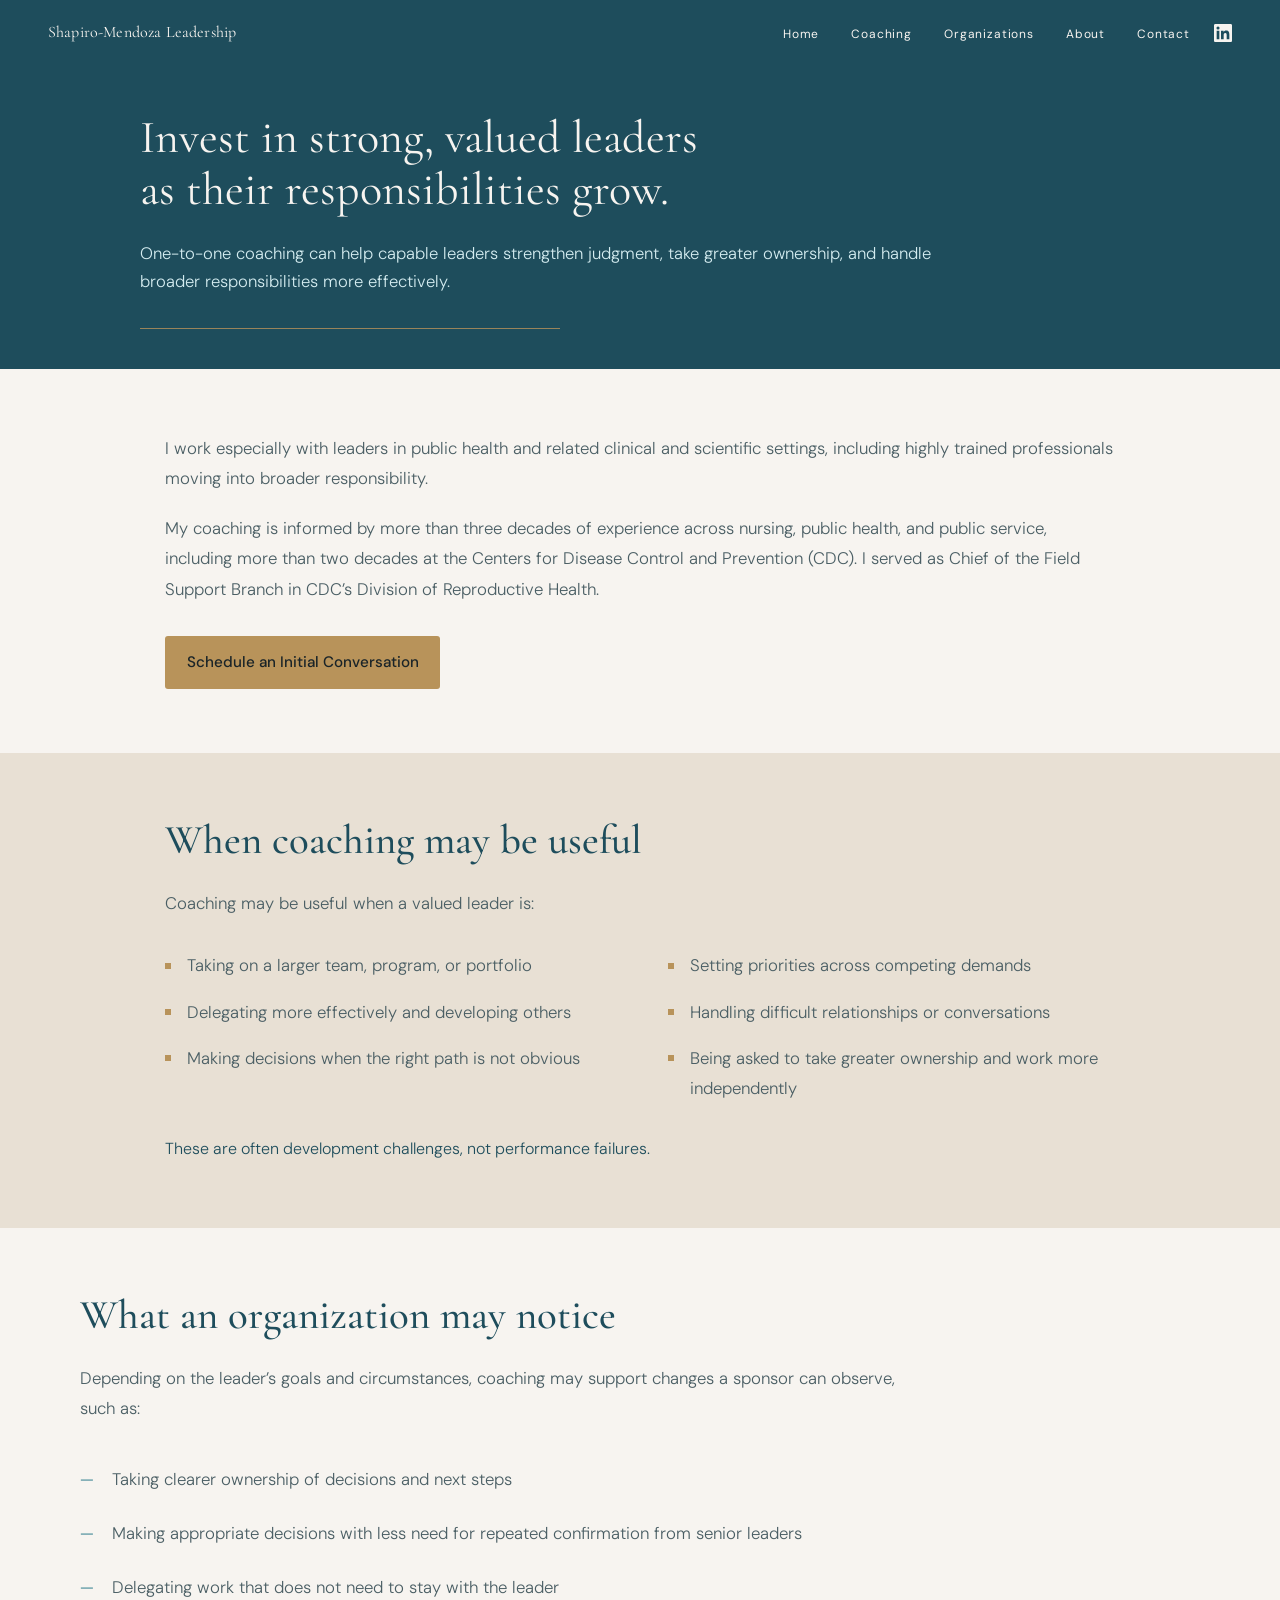
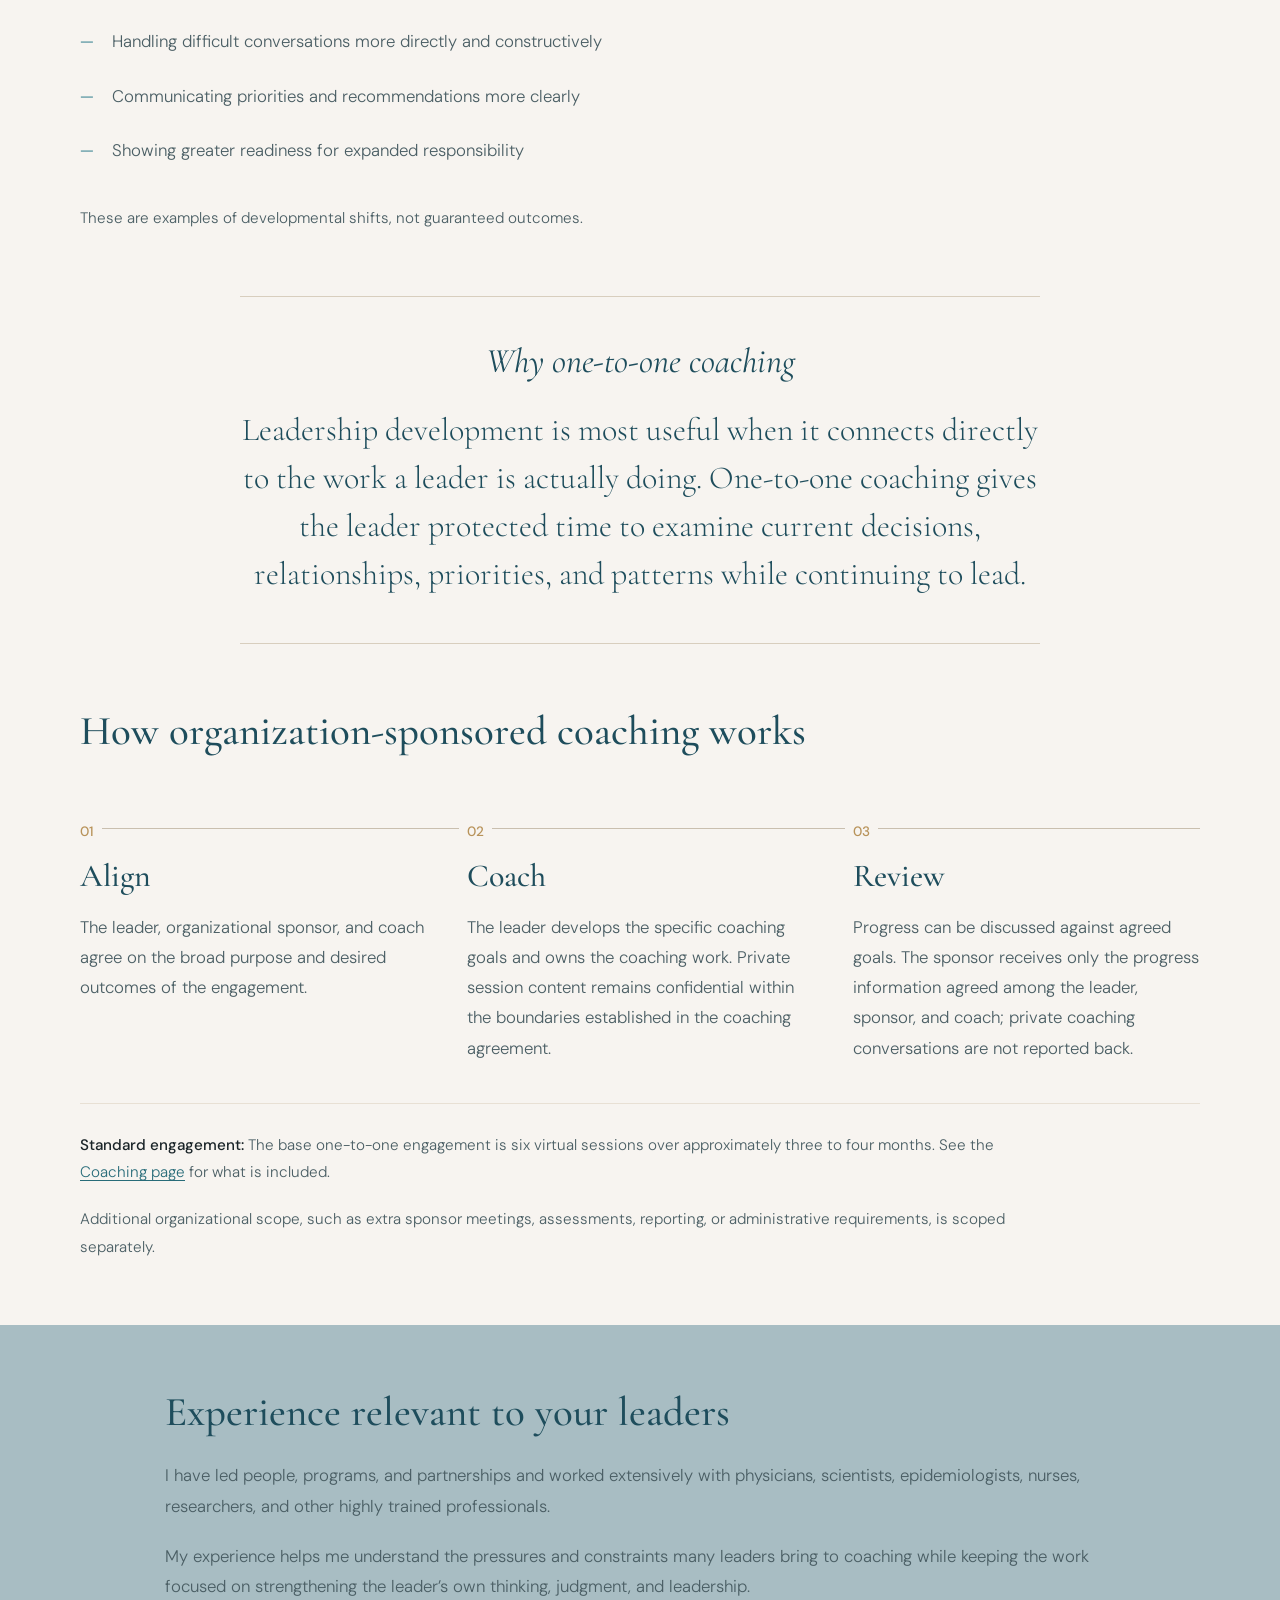
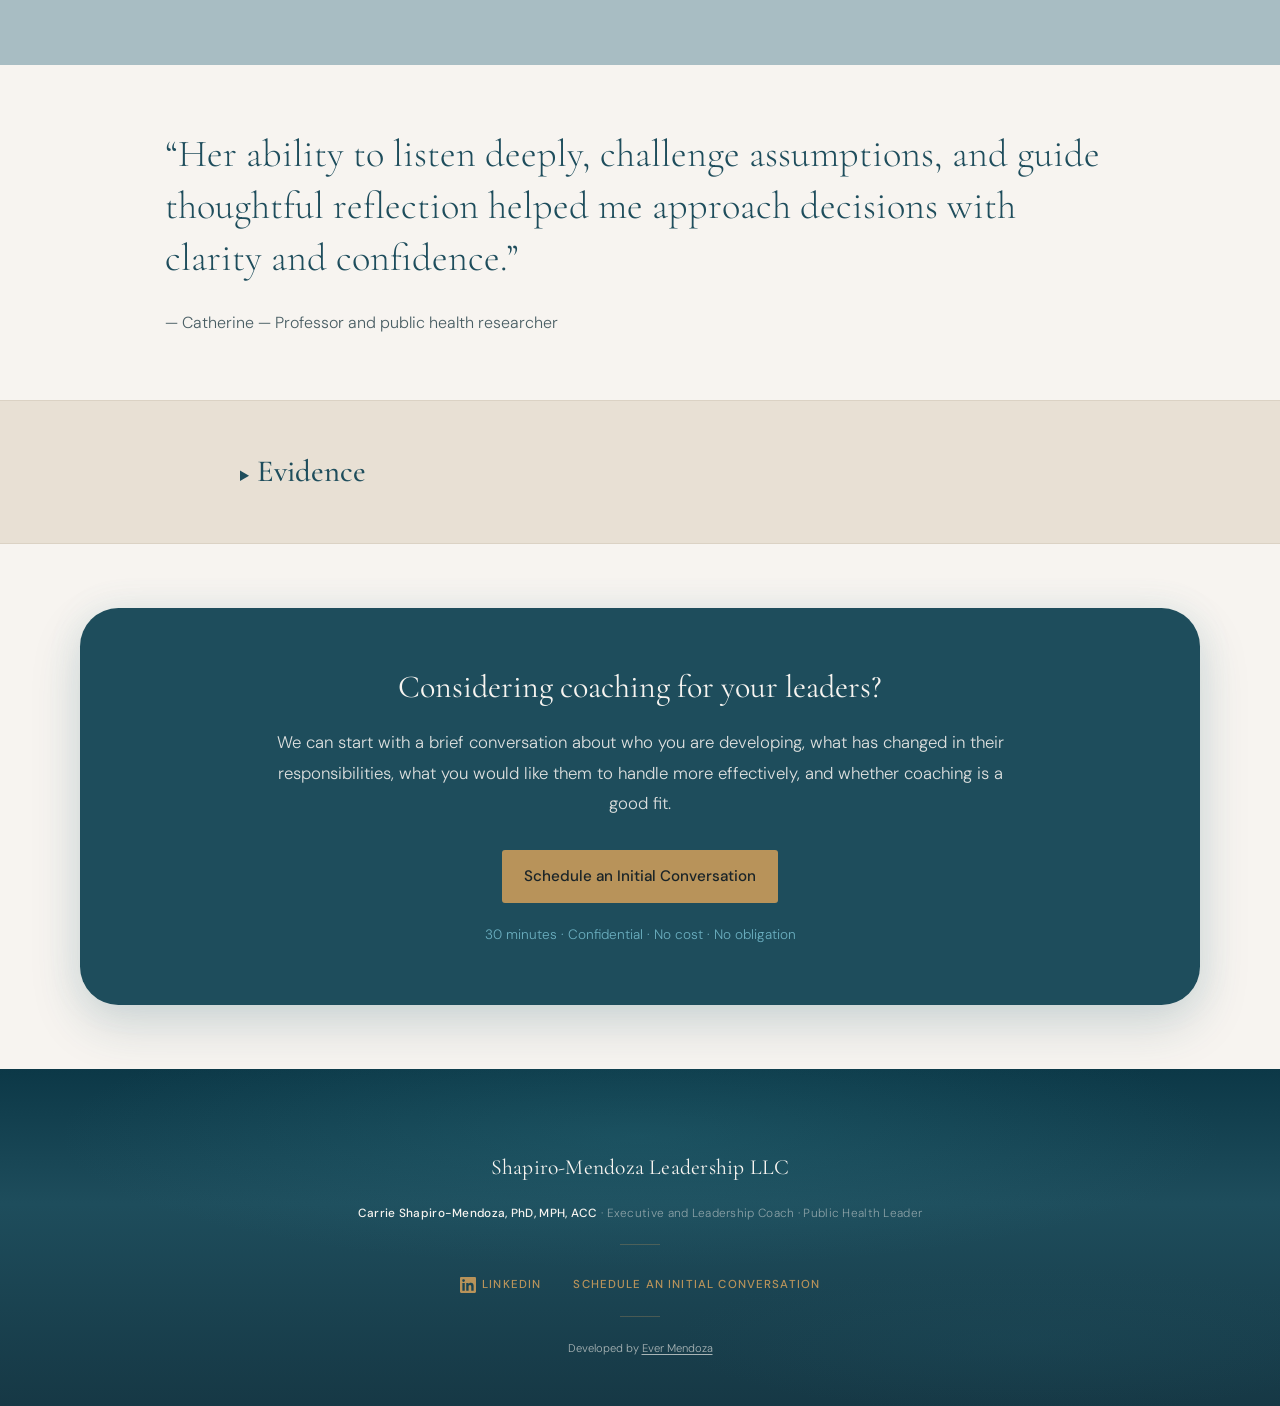
<file: organizations.html>
<!DOCTYPE html>
<html lang="en">
<head>
  <meta charset="UTF-8">
  <meta name="viewport" content="width=device-width, initial-scale=1.0">
  <title>Organizations | Carrie Shapiro-Mendoza, PhD, MPH, ACC</title>
  <link href="https://fonts.googleapis.com/css2?family=Cormorant+Garamond:ital,wght@0,300;0,400;0,500;1,300;1,400;1,500&family=DM+Sans:ital,opsz,wght@0,9..40,300;0,9..40,400;0,9..40,500;1,9..40,300&display=swap" rel="stylesheet">
  <link rel="stylesheet" href="css/styles.css">
  <link rel="stylesheet" href="css/organizations.css">
  <link rel="stylesheet" href="css/closing-cards.css">
  <link rel="stylesheet" href="css/live-footer.css">
</head>
<body class="organizations-page">

<div class="page-bg" aria-hidden="true"></div>

<!-- NAVBAR -->
<nav id="nav">
  <a href="index.html" class="nav-logo">Shapiro-Mendoza Leadership</a>
  <div class="nav-right">
    <ul class="nav-links">
      <li><a href="index.html">Home</a></li>           <!-- Navbar link 1 -->
      <li><a href="coaching.html">Coaching</a></li>
      <li><a href="organizations.html">Organizations</a></li>    <!-- Navbar link 2 -->
      <li><a href="about.html">About</a></li>          <!-- Navbar link 3 -->
      <li><a href="contact.html">Contact</a></li>      <!-- Navbar link 4 -->
    </ul>
    <a href="https://www.linkedin.com/in/carrie-shapiro-mendoza-phd-mph-acc-13574b23/" target="_blank" rel="noopener" class="nav-linkedin" aria-label="LinkedIn">
      <svg xmlns="http://www.w3.org/2000/svg" width="18" height="18" viewBox="0 0 24 24" fill="currentColor"><path d="M20.447 20.452h-3.554v-5.569c0-1.328-.027-3.037-1.852-3.037-1.853 0-2.136 1.445-2.136 2.939v5.667H9.351V9h3.414v1.561h.046c.477-.9 1.637-1.85 3.37-1.85 3.601 0 4.267 2.37 4.267 5.455v6.286zM5.337 7.433a2.062 2.062 0 0 1-2.063-2.065 2.064 2.064 0 1 1 2.063 2.065zm1.782 13.019H3.555V9h3.564v11.452zM22.225 0H1.771C.792 0 0 .774 0 1.729v20.542C0 23.227.792 24 1.771 24h20.451C23.2 24 24 23.227 24 22.271V1.729C24 .774 23.2 0 22.222 0h.003z"/></svg>
    </a>
    <button class="nav-toggle" aria-label="Open menu" aria-expanded="false">
      <span></span><span></span><span></span>
    </button>
  </div>
</nav>

<div class="nav-drawer" role="dialog" aria-label="Navigation menu">
  <a href="index.html">Home</a>
  <a href="coaching.html">Coaching</a>
  <a href="organizations.html">Organizations</a>
  <a href="about.html">About</a>
  <a href="contact.html">Contact</a>
  <a href="https://www.linkedin.com/in/carrie-shapiro-mendoza-phd-mph-acc-13574b23/" target="_blank" rel="noopener" aria-label="LinkedIn">
    <svg xmlns="http://www.w3.org/2000/svg" width="18" height="18" viewBox="0 0 24 24" fill="currentColor"><path d="M20.447 20.452h-3.554v-5.569c0-1.328-.027-3.037-1.852-3.037-1.853 0-2.136 1.445-2.136 2.939v5.667H9.351V9h3.414v1.561h.046c.477-.9 1.637-1.85 3.37-1.85 3.601 0 4.267 2.37 4.267 5.455v6.286zM5.337 7.433a2.062 2.062 0 0 1-2.063-2.065 2.064 2.064 0 1 1 2.063 2.065zm1.782 13.019H3.555V9h3.564v11.452zM22.225 0H1.771C.792 0 0 .774 0 1.729v20.542C0 23.227.792 24 1.771 24h20.451C23.2 24 24 23.227 24 22.271V1.729C24 .774 23.2 0 22.222 0h.003z"/></svg>
  </a>
</div>


<!-- ORGANIZATIONS — restrained institutional header -->

<main id="organizations-content">
<header class="org-hero"><div class="org-inner"><h1>Invest in strong, valued leaders as their responsibilities grow.</h1><p class="org-header-support">One-to-one coaching can help capable leaders strengthen judgment, take greater ownership, and handle broader responsibilities more effectively.</p></div></header>
<section class="org-section org-intro" aria-label="Coaching for organizations"><div class="org-inner org-intro-grid"><div><p>I work especially with leaders in public health and related clinical and scientific settings, including highly trained professionals moving into broader responsibility.</p>
<p>My coaching is informed by more than three decades of experience across nursing, public health, and public service, including more than two decades at the Centers for Disease Control and Prevention (CDC). I served as Chief of the Field Support Branch in CDC’s Division of Reproductive Health.</p></div><div class="org-intro-action"><a class="btn-primary" href="https://calendly.com/carrieksm/schedule_an_initial_conversation" target="_blank" rel="noopener">Schedule an Initial Conversation</a></div></div></section>
<section class="org-section org-useful" aria-labelledby="useful-heading"><div class="org-inner"><div class="org-section-heading"><h2 id="useful-heading">When coaching may be useful</h2><p>Coaching may be useful when a valued leader is:</p></div><ul class="org-useful-list"><li>Taking on a larger team, program, or portfolio</li><li>Setting priorities across competing demands</li><li>Delegating more effectively and developing others</li><li>Handling difficult relationships or conversations</li><li>Making decisions when the right path is not obvious</li><li>Being asked to take greater ownership and work more independently</li></ul><p class="org-development-note">These are often development challenges, not performance failures.</p></div></section>
<section class="org-section org-notice" aria-labelledby="notice-heading"><div class="org-inner org-notice-grid"><div><h2 id="notice-heading">What an organization may notice</h2><p>Depending on the leader’s goals and circumstances, coaching may support changes a sponsor can observe, such as:</p></div><ul><li>Taking clearer ownership of decisions and next steps</li><li>Making appropriate decisions with less need for repeated confirmation from senior leaders</li><li>Delegating work that does not need to stay with the leader</li><li>Handling difficult conversations more directly and constructively</li><li>Communicating priorities and recommendations more clearly</li><li>Showing greater readiness for expanded responsibility</li></ul><p>These are examples of developmental shifts, not guaranteed outcomes.</p></div></section>
<section class="org-section org-why" aria-labelledby="why-heading"><div class="org-inner"><h2 id="why-heading">Why one-to-one coaching</h2><p>Leadership development is most useful when it connects directly to the work a leader is actually doing. One-to-one coaching gives the leader protected time to examine current decisions, relationships, priorities, and patterns while continuing to lead.</p></div></section>
<section class="org-section org-process" aria-labelledby="process-heading"><div class="org-inner"><h2 id="process-heading">How organization-sponsored coaching works</h2><ol class="org-process-list"><li><span class="org-step-number" aria-hidden="true">01</span><h3>Align</h3><p>The leader, organizational sponsor, and coach agree on the broad purpose and desired outcomes of the engagement.</p></li><li><span class="org-step-number" aria-hidden="true">02</span><h3>Coach</h3><p>The leader develops the specific coaching goals and owns the coaching work. Private session content remains confidential within the boundaries established in the coaching agreement.</p></li><li><span class="org-step-number" aria-hidden="true">03</span><h3>Review</h3><p>Progress can be discussed against agreed goals. The sponsor receives only the progress information agreed among the leader, sponsor, and coach; private coaching conversations are not reported back.</p></li></ol><div class="org-scope"><p><strong>Standard engagement:</strong> The base one-to-one engagement is six virtual sessions over approximately three to four months. See the <a class="org-inline-link" href="coaching.html">Coaching page</a> for what is included.</p><p>Additional organizational scope, such as extra sponsor meetings, assessments, reporting, or administrative requirements, is scoped separately.</p></div></div></section>
<section class="org-section org-experience" aria-labelledby="experience-heading"><div class="org-inner org-experience-grid"><h2 id="experience-heading">Experience relevant to your leaders</h2><div><p>I have led people, programs, and partnerships and worked extensively with physicians, scientists, epidemiologists, nurses, researchers, and other highly trained professionals.</p><p>My experience helps me understand the pressures and constraints many leaders bring to coaching while keeping the work focused on strengthening the leader’s own thinking, judgment, and leadership.</p></div></div></section>
<section class="org-section org-testimonial" aria-label="Client perspective"><div class="org-inner"><figure><blockquote><p>“Her ability to listen deeply, challenge assumptions, and guide thoughtful reflection helped me approach decisions with clarity and confidence.”</p></blockquote><figcaption>— Catherine — Professor and public health researcher</figcaption></figure></div></section>
<section class="org-section org-evidence" aria-labelledby="evidence-heading"><div class="org-inner"><details><summary><h2 id="evidence-heading">Evidence</h2></summary><div><p>Research reviews and meta-analyses generally find positive effects of workplace and executive coaching on learning and development, performance-related outcomes, and a range of leadership and personal outcomes. The evidence base is positive but heterogeneous; findings vary by study design, outcome, and context, and coaching does not guarantee a particular result.</p><div class="org-research-links"><a href="https://doi.org/10.1111/joop.12119" target="_blank" rel="noopener">Jones, Woods &amp; Guillaume (2016)</a><a href="https://doi.org/10.5465/amle.2022.0107" target="_blank" rel="noopener">de Haan &amp; Nilsson (2023)</a></div></div></details></div></section>
<section class="org-section org-closing" aria-labelledby="org-closing-heading"><div class="org-inner"><div class="closing-card"><h2 id="org-closing-heading">Considering coaching for your leaders?</h2><p class="org-closing-body">We can start with a brief conversation about who you are developing, what has changed in their responsibilities, what you would like them to handle more effectively, and whether coaching is a good fit.</p><a class="btn-primary" href="https://calendly.com/carrieksm/schedule_an_initial_conversation" target="_blank" rel="noopener">Schedule an Initial Conversation</a><p class="org-microcopy">30 minutes · Confidential · No cost · No obligation</p></div></div></section></main>

<!-- ============================================================
     FOOTER
     ============================================================ -->
<footer aria-label="Footer">
  <div class="water-shimmer" aria-hidden="true"></div>
  <div class="footer-inner">
    <a href="index.html" class="footer-name">Shapiro-Mendoza Leadership LLC</a>
    <span class="footer-title"><strong>Carrie Shapiro-Mendoza, PhD, MPH, ACC</strong> · Executive and Leadership Coach · Public Health Leader</span>  <!-- Footer tagline -->
    <div class="footer-divider" aria-hidden="true"></div>
    <div class="footer-links-wrap">
      <a href="https://www.linkedin.com/in/carrie-shapiro-mendoza-phd-mph-acc-13574b23/" target="_blank" rel="noopener" class="footer-linkedin" aria-label="LinkedIn">
        <svg xmlns="http://www.w3.org/2000/svg" width="16" height="16" viewBox="0 0 24 24" fill="currentColor"><path d="M20.447 20.452h-3.554v-5.569c0-1.328-.027-3.037-1.852-3.037-1.853 0-2.136 1.445-2.136 2.939v5.667H9.351V9h3.414v1.561h.046c.477-.9 1.637-1.85 3.37-1.85 3.601 0 4.267 2.37 4.267 5.455v6.286zM5.337 7.433a2.062 2.062 0 0 1-2.063-2.065 2.064 2.064 0 1 1 2.063 2.065zm1.782 13.019H3.555V9h3.564v11.452zM22.225 0H1.771C.792 0 0 .774 0 1.729v20.542C0 23.227.792 24 1.771 24h20.451C23.2 24 24 23.227 24 22.271V1.729C24 .774 23.2 0 22.222 0h.003z"/></svg>
        LinkedIn
      </a>
      <a href="https://calendly.com/carrieksm/schedule_an_initial_conversation" target="_blank" rel="noopener">Schedule an Initial Conversation</a>  <!-- Footer Calendly link -->
    </div>
    <div class="footer-divider" aria-hidden="true"></div>
    <span class="footer-credit">Developed by <a href="https://evermendoza.github.io/" target="_blank" rel="noopener">Ever Mendoza</a></span>
  </div>
</footer>


<script>
  // ── Nav
  const nav = document.getElementById('nav');
  window.addEventListener('scroll', () => {
    nav.classList.toggle('scrolled', window.scrollY > 60);
  }, { passive: true });

  // ── Mobile drawer
  const toggle = document.querySelector('.nav-toggle');
  const drawer = document.querySelector('.nav-drawer');
  toggle.addEventListener('click', () => {
    const isOpen = drawer.classList.toggle('open');
    toggle.classList.toggle('open', isOpen);
    toggle.setAttribute('aria-expanded', isOpen);
    document.body.style.overflow = isOpen ? 'hidden' : '';
  });
  drawer.querySelectorAll('a').forEach(link => {
    link.addEventListener('click', () => {
      drawer.classList.remove('open');
      toggle.classList.remove('open');
      toggle.setAttribute('aria-expanded', 'false');
      document.body.style.overflow = '';
    });
  });

  // ── Scroll reveal
  const observer = new IntersectionObserver((entries) => {
    entries.forEach(e => {
      if (e.isIntersecting) {
        e.target.classList.add('visible');
        observer.unobserve(e.target);
      }
    });
  }, { threshold: 0.08, rootMargin: '0px 0px -40px 0px' });
  document.querySelectorAll('.reveal, .reveal-left, .reveal-right').forEach(el => observer.observe(el));

</script>

</body>
</html>
</file>
<file: css/styles.css>
/* ═══════════════════════════════════════════════════════════
   SHAPIRO-MENDOZA LEADERSHIP
   styles.css — single stylesheet for all pages
   ═══════════════════════════════════════════════════════════

   TABLE OF CONTENTS
   ─────────────────
   1.  Design Tokens
   2.  Reset & Base
   3.  Typography Helpers
   4.  Layout Helpers
   5.  Buttons
   6.  Navbar
   7.  Footer
   8.  Animations & Scroll Reveal
   9.  Global Responsive

   PAGE STYLES
   ───────────
   10. Home (index.html)
   11. About (about.html)       ← to be added
   12. Coaching (coaching.html) ← to be added
   13. Contact (contact.html)   ← to be added

   ═══════════════════════════════════════════════════════════ */


/* ─────────────────────────────────────────
   1. DESIGN TOKENS
───────────────────────────────────────── */
:root {
  --deep-teal:   #1E4D5C;
  --mid-teal:    #2E7D8C;
  --soft-teal:   #6BAFC0;
  --pale-teal:   #D4ECF0;
  --warm-white:  #F7F4F0;
  --warm-sand:   #E8E0D4;
  --deep-text:   #1A2428;
  --mid-text:    #4A5E64;
  --accent-gold: #B8935A;
  --gold-light:  #D4AD7A;

  --font-display: 'Cormorant Garamond', Georgia, serif;
  --font-body:    'DM Sans', system-ui, sans-serif;

  --max-w:      1120px;
  --section-py: clamp(5rem, 8vw, 9rem);
  --section-px: clamp(1.5rem, 4vw, 3rem);
}


/* ─────────────────────────────────────────
   2. RESET & BASE
───────────────────────────────────────── */
*, *::before, *::after {
  box-sizing: border-box;
  margin: 0;
  padding: 0;
}

html {
  scroll-behavior: smooth;
  font-size: 16px;
}

body {
  background: var(--warm-white);
  color: var(--deep-text);
  font-family: var(--font-body);
  font-weight: 300;
  line-height: 1.7;
  overflow-x: hidden;
}

img { max-width: 100%; display: block; }
a   { color: inherit; text-decoration: none; }
ul  { list-style: none; }

/* Ambient background layer — sits fixed behind all content */
.page-bg {
  position: fixed;
  inset: 0;
  z-index: 0;
  pointer-events: none;
  background:
    radial-gradient(ellipse 80% 60% at 15% 20%, rgba(107,175,192,0.06) 0%, transparent 60%),
    radial-gradient(ellipse 60% 50% at 85% 70%, rgba(184,147,90,0.04) 0%, transparent 55%);
}

section, footer, nav { position: relative; z-index: 1; }


/* ─────────────────────────────────────────
   3. TYPOGRAPHY HELPERS
───────────────────────────────────────── */
.label {
  display: block;
  font-family: var(--font-body);
  font-size: 0.67rem;
  font-weight: 500;
  letter-spacing: 0.18em;
  text-transform: uppercase;
  color: var(--mid-teal);
  margin-bottom: 0.85rem;
}

.label--light { color: var(--soft-teal); }

h1, h2, h3 {
  font-family: var(--font-display);
  font-weight: 300;
  line-height: 1.12;
  color: var(--deep-teal);
}

h1 { font-size: clamp(2.6rem, 5vw, 4.2rem); }
h2 { font-size: clamp(1.9rem, 3.2vw, 2.9rem); }
h3 { font-size: clamp(1.3rem, 2vw, 1.7rem); font-weight: 400; }

p {
  font-size: clamp(0.88rem, 1vw, 0.97rem);
  color: var(--mid-text);
  line-height: 1.85;
}

em     { font-style: italic; }
strong { font-weight: 500; color: var(--deep-text); }


/* ─────────────────────────────────────────
   4. LAYOUT HELPERS
───────────────────────────────────────── */
.container {
  max-width: var(--max-w);
  margin: 0 auto;
}

.section {
  padding: var(--section-py) var(--section-px);
}


/* ─────────────────────────────────────────
   5. BUTTONS
───────────────────────────────────────── */
.btn-primary {
  display: inline-flex;
  align-items: center;
  gap: 0.5rem;
  background: var(--accent-gold);
  color: #fff;
  padding: 0.85rem 2rem;
  border-radius: 3px;
  font-family: var(--font-body);
  font-size: 0.75rem;
  font-weight: 500;
  letter-spacing: 0.09em;
  text-transform: uppercase;
  transition: background 0.25s ease, transform 0.2s ease;
  cursor: pointer;
  border: none;
}

.btn-primary:hover {
  background: var(--gold-light);
  transform: translateY(-2px);
}

.btn-ghost {
  display: inline-flex;
  align-items: center;
  gap: 0.5rem;
  border: 1px solid rgba(212,236,240,0.32);
  color: rgba(212,236,240,0.82);
  padding: 0.85rem 2rem;
  border-radius: 3px;
  font-family: var(--font-body);
  font-size: 0.75rem;
  font-weight: 400;
  letter-spacing: 0.09em;
  text-transform: uppercase;
  transition: border-color 0.25s, color 0.25s, background 0.25s;
}

.btn-ghost:hover {
  border-color: rgba(212,236,240,0.65);
  color: var(--pale-teal);
  background: rgba(212,236,240,0.06);
}

.btn-outline {
  display: inline-flex;
  align-items: center;
  justify-content: center;
  gap: 0.5rem;
  border: 1.5px solid var(--mid-teal);
  color: var(--mid-teal);
  padding: 0.8rem 2rem;
  border-radius: 3px;
  font-family: var(--font-body);
  font-size: 0.75rem;
  font-weight: 500;
  letter-spacing: 0.09em;
  text-transform: uppercase;
  transition: background 0.25s, color 0.25s;
}

.btn-outline:hover {
  background: var(--mid-teal);
  color: #fff;
}

.link-arrow {
  display: inline-flex;
  align-items: center;
  gap: 0.5rem;
  font-size: 0.75rem;
  font-weight: 500;
  letter-spacing: 0.09em;
  text-transform: uppercase;
  color: var(--mid-teal);
  transition: gap 0.2s, color 0.2s;
}

.link-arrow::after { content: '→'; }
.link-arrow:hover  { gap: 0.9rem; color: var(--deep-teal); }


/* ─────────────────────────────────────────
   6. NAVBAR
───────────────────────────────────────── */
#nav {
  position: fixed;
  top: 0; left: 0; right: 0;
  z-index: 100;
  padding: 1.2rem var(--section-px);
  display: flex;
  align-items: center;
  transition: background 0.5s ease, box-shadow 0.5s ease;
}

#nav.scrolled {
  background: rgba(247, 244, 240, 0.94);
  box-shadow: 0 1px 0 rgba(30,77,92,0.08);
  backdrop-filter: blur(10px);
  -webkit-backdrop-filter: blur(10px);
}

.nav-logo {
  font-family: var(--font-display);
  font-size: 1rem;
  font-weight: 400;
  color: var(--warm-white);
  letter-spacing: 0.01em;
  white-space: nowrap;
  transition: color 0.5s;
  flex-shrink: 0;
}

#nav.scrolled .nav-logo { color: var(--deep-teal); }

.nav-links {
  display: flex;
  align-items: center;
  gap: 2rem;
}

.nav-links a {
  font-size: 0.75rem;
  font-weight: 400;
  letter-spacing: 0.07em;
  color: rgba(247,244,240,0.82);
  transition: color 0.3s;
  white-space: nowrap;
}

.nav-right {
  display: flex;
  align-items: center;
  gap: 1.5rem;
  margin-left: auto;
}

#nav.scrolled .nav-links a { color: var(--mid-text); }
.nav-links a:hover           { color: var(--accent-gold) !important; }

.nav-cta {
  background: var(--accent-gold) !important;
  color: #fff !important;
  padding: 0.52rem 1.3rem !important;
  border-radius: 3px;
  font-weight: 500 !important;
  letter-spacing: 0.07em !important;
  transition: background 0.25s !important;
}

.nav-cta:hover { background: var(--gold-light) !important; }

/* On pages with light hero — nav logo and links start dark */
#nav.nav-dark .nav-logo         { color: var(--deep-teal); }
#nav.nav-dark .nav-links a      { color: var(--mid-text); }
#nav.nav-dark .nav-toggle span  { background: var(--deep-teal); }

.nav-toggle {
  display: none;
  flex-direction: column;
  gap: 5px;
  cursor: pointer;
  background: none;
  border: none;
  padding: 4px;
  flex-shrink: 0;
}

.nav-toggle span {
  display: block;
  width: 22px;
  height: 1.5px;
  background: var(--warm-white);
  transition: background 0.5s, transform 0.3s, opacity 0.3s;
}

#nav.scrolled .nav-toggle span         { background: var(--deep-teal); }
.nav-toggle.open span:nth-child(1)     { transform: translateY(6.5px) rotate(45deg); }
.nav-toggle.open span:nth-child(2)     { opacity: 0; }
.nav-toggle.open span:nth-child(3)     { transform: translateY(-6.5px) rotate(-45deg); }

.nav-drawer {
  display: none;
  position: fixed;
  top: 0; left: 0; right: 0; bottom: 0;
  background: var(--deep-teal);
  z-index: 99;
  flex-direction: column;
  align-items: center;
  justify-content: center;
  gap: 2.5rem;
  opacity: 0;
  transition: opacity 0.35s ease;
}

.nav-drawer.open { display: flex; opacity: 1; }

.nav-drawer a {
  font-family: var(--font-display);
  font-size: 2rem;
  font-weight: 300;
  color: var(--warm-white);
  letter-spacing: 0.02em;
  transition: color 0.2s;
}

.nav-drawer a:hover          { color: var(--pale-teal); }
.nav-drawer .btn-primary     { font-size: 0.8rem; margin-top: 1rem; }


/* ─────────────────────────────────────────
   7. FOOTER
───────────────────────────────────────── */
footer {
  position: relative;
  overflow: hidden;
  padding: 5rem var(--section-px) 3rem;
  text-align: center;
  background: linear-gradient(
    to bottom,
    #0c3847 0%,
    #1E4D5C 40%,
    #163845 100%
  );
}

/* Subtle radial depth — no sand, no horizon */
footer::before {
  content: '';
  position: absolute;
  inset: 0;
  background:
    radial-gradient(ellipse 70% 60% at 50% 20%, rgba(46,125,140,0.25) 0%, transparent 65%),
    radial-gradient(ellipse 50% 40% at 80% 80%, rgba(30,77,92,0.3) 0%, transparent 55%);
  pointer-events: none;
}

/* water-shimmer div kept in HTML but repurposed as a no-op — leaving in place so HTML doesn't need to change */
footer .water-shimmer { display: none; }

.footer-inner {
  position: relative;
  z-index: 1;
  display: flex;
  flex-direction: column;
  align-items: center;
  gap: 1.1rem;
  padding-bottom: 0;
}

.footer-name {
  font-family: var(--font-display);
  font-size: 1.35rem;
  font-weight: 400;
  color: var(--warm-white);
  letter-spacing: 0.01em;
}

.footer-title {
  font-size: 0.74rem;
  font-weight: 300;
  color: rgba(247,244,240,0.5);
  letter-spacing: 0.08em;
}

.footer-links-wrap {
  display: flex;
  gap: 2rem;
  align-items: center;
  margin-top: 0.5rem;
}

.footer-links-wrap a {
  font-size: 0.72rem;
  font-weight: 500;
  letter-spacing: 0.1em;
  text-transform: uppercase;
  color: var(--accent-gold);
  transition: color 0.2s;
}

.footer-links-wrap a:hover { color: var(--gold-light); }

.footer-divider {
  width: 40px;
  height: 1px;
  background: rgba(184,147,90,0.3);
  margin: 0.25rem auto;
}

.footer-copy {
  font-size: 0.68rem;
  color: var(--accent-gold);
  letter-spacing: 0.06em;
  opacity: 0.65;
}

.footer-credit {
  font-size: 0.75rem;
  color: var(--pale-teal);
  text-align: center;
}

.footer-credit a {
  text-decoration: underline;
  text-underline-offset: 0.2em;
}

.footer-credit a:hover {
  color: var(--gold-light);
}

.footer-credit a:focus-visible {
  outline: 2px solid var(--gold-light);
  outline-offset: 4px;
}


/* ─────────────────────────────────────────
   8. ANIMATIONS & SCROLL REVEAL
───────────────────────────────────────── */
@keyframes fadeUp {
  from { opacity: 0; transform: translateY(18px); }
  to   { opacity: 1; transform: translateY(0); }
}

@keyframes fadeDown {
  from { opacity: 0; transform: translateY(-14px); }
  to   { opacity: 1; transform: translateY(0); }
}

@keyframes fadeIn {
  from { opacity: 0; }
  to   { opacity: 1; }
}

@keyframes zoomIn {
  from { transform: scale(1.06); opacity: 0.5; }
  to   { transform: scale(1);    opacity: 1; }
}

.reveal {
  opacity: 0;
  transform: translateY(22px);
  transition: opacity 0.75s ease, transform 0.75s ease;
}

.reveal.visible { opacity: 1; transform: none; }

.reveal-d1 { transition-delay: 0.1s; }
.reveal-d2 { transition-delay: 0.2s; }
.reveal-d3 { transition-delay: 0.3s; }
.reveal-d4 { transition-delay: 0.4s; }

.reveal-left {
  opacity: 0;
  transform: translateX(-20px);
  transition: opacity 0.75s ease, transform 0.75s ease;
}

.reveal-left.visible { opacity: 1; transform: none; }

.reveal-right {
  opacity: 0;
  transform: translateX(20px);
  transition: opacity 0.75s ease, transform 0.75s ease;
}

.reveal-right.visible { opacity: 1; transform: none; }


/* ─────────────────────────────────────────
   9. GLOBAL RESPONSIVE
───────────────────────────────────────── */
@media (max-width: 860px) {
  .nav-links  { display: none; }
  .nav-toggle { display: flex; }
}

@media (max-width: 600px) {
  h1 { font-size: 2.4rem; }
  h2 { font-size: 1.8rem; }
}


/* ═══════════════════════════════════════════════════════════
   10. HOME — index.html
   ═══════════════════════════════════════════════════════════ */

/* HERO */
#hero {
  min-height: 100svh;
  display: grid;
  grid-template-columns: 1fr 1fr;
  position: relative;
  overflow: hidden;
}

.hero-image-col {
  position: relative;
  overflow: hidden;
}

.hero-image-col img {
  width: 100%;
  height: 100%;
  object-fit: cover;
  object-position: center top;
  filter: brightness(0.82) contrast(1.05);
  animation: zoomIn 1.4s ease forwards;
}

.hero-image-col::after {
  content: '';
  position: absolute;
  inset: 0;
  background: linear-gradient(to right, rgba(30,77,92,0.6) 0%, transparent 55%);
}

.hero-text-col {
  background: var(--deep-teal);
  display: flex;
  flex-direction: column;
  justify-content: center;
  padding: clamp(5rem, 8vw, 8rem) clamp(2.5rem, 5vw, 5rem) clamp(3rem, 5vw, 5rem);
  position: relative;
  overflow: hidden;
}

.hero-text-col::before {
  content: '';
  position: absolute;
  top: -80px; right: -80px;
  width: 420px; height: 420px;
  border-radius: 50%;
  background: var(--mid-teal);
  opacity: 0.13;
  pointer-events: none;
}

.hero-text-col::after {
  content: '';
  position: absolute;
  bottom: -100px; left: -40px;
  width: 300px; height: 300px;
  border-radius: 50%;
  background: var(--soft-teal);
  opacity: 0.08;
  pointer-events: none;
}

.hero-eyebrow {
  font-size: 1.2rem;
  font-weight: 800;
  letter-spacing: 0.18em;
  text-transform: uppercase;
  color: var(--accent-gold);
  margin-bottom: 1.25rem;
  opacity: 0.75;
  animation: fadeDown 0.8s 0.35s forwards;
  opacity: 0;
}

.hero-name {
  display: block;
  font-family: var(--font-display);
  font-size: 1.2rem;
  font-weight: 500;
  color: var(--accent-gold);
  letter-spacing: 0.04em;
  margin-bottom: 0.5rem;
  opacity: 0;
  animation: fadeDown 0.8s 0.2s forwards;
}

.hero-headline {
  font-family: var(--font-display);
  font-size: clamp(2.6rem, 4.5vw, 4rem);
  font-weight: 300;
  line-height: 1.1;
  color: var(--warm-white);
  margin-bottom: 1.75rem;
  opacity: 0;
  animation: fadeUp 0.9s 0.5s forwards;
}

.hero-headline em {
  font-style: italic;
  color: var(--pale-teal);
  display: block;
}

.hero-rule {
  width: 90px;
  height: 2px;
  background: var(--accent-gold);
  margin-bottom: 1.75rem;
  opacity: 0;
  animation: fadeIn 0.6s 0.9s forwards;
}

.hero-sub {
  font-size: clamp(0.88rem, 1.1vw, 1.1rem);
  color: rgba(212,236,240,0.78);
  max-width: 700px;
  line-height: 1.82;
  margin-bottom: 1.5rem;
  opacity: 0;
  animation: fadeUp 0.9s 0.7s forwards;
}

.hero-actions {
  display: flex;
  gap: 1rem;
  flex-wrap: wrap;
  opacity: 0;
  animation: fadeUp 0.9s 0.95s forwards;
}

.hero-bottom-rule {
  position: absolute;
  bottom: 0; left: 10%; right: 0;
  height: 2px;
  background: linear-gradient(to right, var(--accent-gold), transparent);
  opacity: 0;
  animation: fadeIn 0.8s 1.4s forwards;
}

/* ── HOME MAIN — two columns, text only, no cards */
#home-main {
  padding: var(--section-py) var(--section-px);
  background: transparent;
}

.home-main-inner {
  max-width: var(--max-w);
  margin: 0 auto;
}

/* Two columns side by side */
.home-two-col {
  display: grid;
  grid-template-columns: 1fr 1fr;
  gap: clamp(3rem, 5vw, 7rem);
  align-items: start;
  margin-bottom: clamp(4rem, 6vw, 7rem);
}

/* Left column — idea #1 */
.home-col-left h2 {
  font-size: clamp(1.9rem, 3vw, 2.6rem);
  margin-top: 0.5rem;
  margin-bottom: 1.25rem;
  line-height: 1.15;
}

.home-col-left p {
  font-size: 0.96rem;
  color: var(--mid-text);
  line-height: 1.9;
  margin-bottom: 1rem;
}

.home-col-left p:last-of-type { margin-bottom: 0; }

/* The three "It requires..." lines — styled within left column */
.home-requires {
  display: flex;
  flex-direction: column;
  margin-top: 0.5rem;
}

.home-requires-item {
  padding: 1.1rem 0;
  border-bottom: 1px solid rgba(30,77,92,0.07);
}

.home-requires-item:first-child { border-top: 1px solid rgba(30,77,92,0.07); }

.home-requires-item p {
  font-family: var(--font-display);
  font-size: clamp(1.15rem, 1.8vw, 1.5rem) !important;
  font-style: italic;
  font-weight: 300;
  color: var(--deep-teal) !important;
  line-height: 1.35;
  margin-bottom: 0 !important;
}

/* Right column — idea #2 */
.home-col-right {
  padding-top: clamp(1rem, 2vw, 3rem);
}

.home-col-right p {
  font-size: 0.96rem;
  color: var(--mid-text);
  line-height: 1.9;
  margin-bottom: 1.25rem;
}

.home-col-right p:last-of-type { margin-bottom: 0; }

/* Inline quote in right column */
.home-col-right .home-inline-quote {
  border-left: 3px solid var(--accent-gold);
  padding: 1.25rem 0 1.25rem 1.75rem;
  margin-top: 1.5rem;
}

.home-col-right .home-inline-quote p {
  font-family: var(--font-display);
  font-size: clamp(1.05rem, 1.5vw, 1.25rem) !important;
  font-style: italic;
  font-weight: 300;
  color: var(--deep-teal) !important;
  line-height: 1.6;
  margin-bottom: 0 !important;
}

/* RESPONSIVE — HOME */
@media (max-width: 860px) {
  .home-two-col { grid-template-columns: 1fr; gap: 3rem; }
  .home-col-right { padding-top: 0; }
}

@media (max-width: 600px) {
  .home-requires-item p { font-size: 1.15rem !important; }
}

/* HOME ABOUT — after conclusion */
#home-about {
  padding: 0 var(--section-px) var(--section-py);
  background: transparent;
}

.home-about-inner {
  max-width: var(--max-w);
  margin: 0 auto;
}

.about-card {
  display: grid;
  grid-template-columns: 8px 1fr;
  border-radius: 16px;
  overflow: hidden;
  background: #fff;
  box-shadow:
    0 2px 4px rgba(30,77,92,0.04),
    0 8px 24px rgba(30,77,92,0.07),
    0 20px 40px rgba(30,77,92,0.05);
}

/* Color mark — three stacked teal/gold bands */
.about-card-mark {
  background: linear-gradient(
    to bottom,
    var(--deep-teal) 0%,
    var(--deep-teal) 40%,
    var(--accent-gold) 40%,
    var(--accent-gold) 60%,
    var(--mid-teal) 60%,
    var(--mid-teal) 100%
  );
  flex-shrink: 0;
}

.about-card-text {
  padding: clamp(1.75rem, 3vw, 2.5rem);
  display: flex;
  flex-direction: column;
  justify-content: center;
  gap: 0.6rem;
}

.about-card-text h3 {
  font-size: 1.35rem;
  color: var(--deep-teal);
  line-height: 1.3;
}

.about-card-text p {
  font-size: 0.88rem;
  color: var(--mid-text);
  line-height: 1.8;
  margin-bottom: 0.5rem;
}

/* CONCLUSION */
#conclusion {
  padding: 0 var(--section-px) var(--section-py);
  background: transparent;
}

.conclusion-island {
  max-width: var(--max-w);
  margin: 0 auto;
  background: var(--deep-teal);
  border-radius: 24px;
  padding: clamp(3.5rem, 6vw, 6rem) clamp(2.5rem, 5vw, 5rem);
  text-align: center;
  position: relative;
  overflow: hidden;
  box-shadow:
    0 4px 8px rgba(30,77,92,0.1),
    0 20px 60px rgba(30,77,92,0.2),
    0 48px 96px rgba(30,77,92,0.12);
}

.conclusion-island::before {
  content: '';
  position: absolute;
  top: -80px; right: -80px;
  width: 400px; height: 400px;
  border-radius: 50%;
  background: var(--mid-teal);
  opacity: 0.15;
  pointer-events: none;
}

.conclusion-island::after {
  content: '';
  position: absolute;
  bottom: -60px; left: 10%;
  width: 300px; height: 300px;
  border-radius: 50%;
  background: var(--soft-teal);
  opacity: 0.08;
  pointer-events: none;
}

.conclusion-content {
  position: relative;
  z-index: 1;
  max-width: 600px;
  margin: 0 auto;
}

.conclusion-content h2 {
  color: var(--warm-white);
  font-size: clamp(2.2rem, 4vw, 3.4rem);
  margin-top: 0.75rem;
  margin-bottom: 1.5rem;
}

.conclusion-content h2 em {
  color: var(--pale-teal);
  display: block;
}

.conclusion-content p {
  color: rgba(212,236,240,0.7);
  line-height: 1.88;
  max-width: 480px;
  margin: 0 auto 2.5rem;
  font-size: 0.95rem;
}

.conclusion-actions {
  display: flex;
  flex-direction: row;
  gap: 1rem;
  flex-wrap: wrap;
  justify-content: center;
  align-items: center;
  margin-bottom: 1.5rem;
}

.conclusion-note {
  font-size: 0.72rem !important;
  color: rgba(212,236,240,0.32) !important;
  margin-top: 1rem !important;
  margin-bottom: 0 !important;
  font-style: italic;
  letter-spacing: 0.04em;
}

/* RESPONSIVE — HOME */
@media (max-width: 860px) {
  #hero { grid-template-columns: 1fr; }
  .hero-image-col { display: none; }
  .hero-text-col  { min-height: 100svh; padding: 6rem 1.75rem 4rem; }
  .intro-grid     { grid-template-columns: 1fr; gap: 2rem; }
  .coaching-panel { grid-template-columns: 1fr; }
  .coaching-visual { min-height: 200px; }
  .about-card     { grid-template-columns: 1fr; }
  .about-card-accent { display: none; }
  .conclusion-island { border-radius: 16px; }
}

@media (max-width: 600px) {
  .hero-text-col  { padding: 5rem 1.25rem 3.5rem; }
  .hero-actions   { flex-direction: column; align-items: flex-start; }
}


/* ═══════════════════════════════════════════════════════════
   11. ABOUT — about.html
   ═══════════════════════════════════════════════════════════ */

/* ── ABOUT HERO
   Warmer and more personal than home.
   A large faded "30+" as ambient texture — her career in the room.
   Subtle vertical grain lines, warm gold bleed from left. */
.about-hero {
  min-height: 60svh;
  background: var(--deep-teal);
  display: flex;
  flex-direction: column;
  justify-content: flex-end;
  padding: clamp(5rem, 8vw, 9rem) var(--section-px) clamp(3rem, 5vw, 5rem);
  position: relative;
  overflow: hidden;
}

.about-hero::before {
  content: '';
  position: absolute;
  inset: 0;
  background:
    repeating-linear-gradient(
      90deg,
      transparent,
      transparent 120px,
      rgba(107,175,192,0.035) 120px,
      rgba(107,175,192,0.035) 121px
    ),
    radial-gradient(ellipse 80% 100% at 0% 60%, rgba(184,147,90,0.09) 0%, transparent 55%),
    radial-gradient(ellipse 50% 60% at 100% 10%, rgba(46,125,140,0.2) 0%, transparent 50%);
  pointer-events: none;
}

/* Large ambient number — "30" as background texture */
.about-hero::after {
  content: '30';
  position: absolute;
  right: -1rem;
  bottom: -4rem;
  font-family: var(--font-display);
  font-size: clamp(16rem, 26vw, 24rem);
  font-weight: 300;
  color: rgba(107,175,192,0.06);
  line-height: 1;
  pointer-events: none;
  user-select: none;
  letter-spacing: -0.05em;
}

.about-hero-inner {
  max-width: var(--max-w);
  margin: 0 auto;
  width: 100%;
  position: relative;
  z-index: 1;
}

.about-hero-eyebrow {
  font-size: 0.78rem;
  font-weight: 400;
  letter-spacing: 0.2em;
  text-transform: uppercase;
  color: var(--soft-teal);
  margin-bottom: 1.25rem;
  opacity: 0;
  animation: fadeDown 0.8s 0.3s forwards;
}

.about-hero-headline {
  font-family: var(--font-display);
  font-size: clamp(2.4rem, 4.5vw, 4rem);
  font-weight: 300;
  line-height: 1.1;
  color: var(--warm-white);
  max-width: 760px;
  opacity: 0;
  animation: fadeUp 0.9s 0.5s forwards;
}

.about-hero-headline em {
  font-style: italic;
  color: var(--pale-teal);
}

.about-hero-rule {
  width: 100%;
  height: 1px;
  background: linear-gradient(to right, var(--accent-gold), rgba(184,147,90,0.2), transparent);
  margin-top: clamp(2.5rem, 4vw, 4rem);
  opacity: 0;
  animation: fadeIn 0.8s 0.9s forwards;
}

/* ── ABOUT INTRO
   Sticky photo + scrolling narrative text.
   Photo has gold corner detail — personal, not clinical. */
.about-intro {
  padding: var(--section-py) var(--section-px);
  background: transparent;
}

.about-intro-layout {
  max-width: var(--max-w);
  margin: 0 auto;
  display: grid;
  grid-template-columns: 360px 1fr;
  gap: clamp(3rem, 5vw, 6rem);
  align-items: start;
}

.about-img-wrap {
  position: sticky;
  top: 5.5rem;
}

.about-img-frame {
  position: relative;
  border-radius: 4px;
  overflow: visible;
  aspect-ratio: 3/4;
}

.about-img-frame img {
  width: 100%;
  height: 100%;
  object-fit: cover;
  object-position: center top;
  filter: brightness(0.9) sepia(0.06);
  border-radius: 4px;
  box-shadow:
    0 4px 8px rgba(30,77,92,0.08),
    0 20px 56px rgba(30,77,92,0.14),
    0 48px 80px rgba(30,77,92,0.08);
}

/* Gold L-bracket — bottom right corner */
.about-img-frame::after {
  content: '';
  position: absolute;
  bottom: -14px;
  right: -14px;
  width: 64px;
  height: 64px;
  border-right: 2px solid var(--accent-gold);
  border-bottom: 2px solid var(--accent-gold);
}

/* Gold L-bracket — top left corner */
.about-img-frame::before {
  content: '';
  position: absolute;
  top: -14px;
  left: -14px;
  width: 64px;
  height: 64px;
  border-left: 2px solid var(--accent-gold);
  border-top: 2px solid var(--accent-gold);
  z-index: 1;
}

.about-intro-text { padding-top: 0.5rem; }

.about-intro-text h2 {
  margin-top: 0.6rem;
  margin-bottom: 1.75rem;
}

.about-intro-text p {
  font-size: 0.96rem;
  color: var(--mid-text);
  line-height: 1.88;
  margin-bottom: 1.25rem;
}

.about-intro-text p:last-of-type { margin-bottom: 0; }

.about-pullquote {
  border-left: 3px solid var(--accent-gold);
  padding: 1.5rem 0 1.5rem 2rem;
  margin: 2rem 0;
}

.about-pullquote p {
  font-family: var(--font-display);
  font-size: clamp(1.15rem, 1.7vw, 1.4rem);
  font-style: italic;
  font-weight: 300;
  color: var(--deep-teal);
  line-height: 1.55;
  margin-bottom: 0 !important;
}

/* ── PROFESSIONAL BACKGROUND
   Numbered chapter statements — large staggered layout.
   No cards. Each reality reads like a page in a book.
   Left: context paragraph. Right: five numbered statements. */
.about-background {
  padding: 0 var(--section-px) var(--section-py);
  background: transparent;
}

.about-background-inner {
  max-width: var(--max-w);
  margin: 0 auto;
}

.about-bg-header {
  display: grid;
  grid-template-columns: 1fr 1fr;
  gap: clamp(3rem, 5vw, 6rem);
  align-items: end;
  margin-bottom: clamp(3rem, 5vw, 5rem);
  padding-bottom: 2rem;
  border-bottom: 1px solid rgba(30,77,92,0.1);
}

.about-bg-header h2 { margin-top: 0.6rem; }

.about-bg-header p {
  font-size: 0.95rem;
  color: var(--mid-text);
  line-height: 1.88;
}

/* Numbered statements — staggered, editorial */
.about-statements {
  display: flex;
  flex-direction: column;
}

.about-statement {
  display: grid;
  grid-template-columns: 80px 1fr;
  gap: 2rem;
  padding: 2rem 0;
  border-bottom: 1px solid rgba(30,77,92,0.08);
  align-items: start;
  transition: background 0.2s;
}

.about-statement:first-child { border-top: 1px solid rgba(30,77,92,0.08); }

/* Alternate: every other statement indented slightly */
.about-statement:nth-child(even) {
  padding-left: clamp(2rem, 4vw, 5rem);
}

.about-statement:hover .statement-num { color: var(--accent-gold); }

.statement-num {
  font-family: var(--font-display);
  font-size: clamp(2.2rem, 3.5vw, 3rem);
  font-weight: 300;
  color: var(--pale-teal);
  line-height: 1;
  transition: color 0.3s;
  padding-top: 0.2rem;
  letter-spacing: -0.02em;
}

.statement-text {
  font-family: var(--font-display);
  font-size: clamp(1.1rem, 1.8vw, 1.4rem);
  font-weight: 300;
  color: var(--deep-teal);
  line-height: 1.45;
  padding-top: 0.5rem;
}

/* ── CREDENTIALS
   CV-style — minimal, restrained.
   No island, no cards. Just clean lines and typography.
   The gravitas comes from what's said, not how it's packaged. */
.about-credentials {
  padding: 0 var(--section-px) var(--section-py);
  background: transparent;
}

.about-credentials-inner {
  max-width: var(--max-w);
  margin: 0 auto;
}

/* Header row — label + heading + CTA */
.about-cred-header {
  display: grid;
  grid-template-columns: 1fr 1fr;
  gap: clamp(3rem, 5vw, 6rem);
  align-items: end;
  margin-bottom: clamp(2.5rem, 4vw, 4rem);
  padding-bottom: 2rem;
  border-bottom: 1px solid rgba(30,77,92,0.08);
}

.about-cred-header h2 { margin-top: 0.6rem; }

.about-cred-header p {
  font-size: 0.95rem;
  color: var(--mid-text);
  line-height: 1.85;
  margin-bottom: 1.5rem;
}

.about-cred-cta {
  display: flex;
  flex-direction: column;
  align-items: flex-start;
  gap: 0.75rem;
}

.about-cred-note {
  font-size: 0.82rem;
  color: var(--mid-text);
  font-style: italic;
  letter-spacing: 0.04em;
  opacity: 0.7;
}

/* Three badges in a row */
.cred-badges {
  display: grid;
  grid-template-columns: repeat(3, 1fr);
  gap: clamp(1.5rem, 3vw, 3rem);
  align-items: start;
}

.cred-badge {
  display: flex;
  flex-direction: column;
  align-items: center;
  text-align: center;
  gap: 1.25rem;
}

.cred-badge img {
  width: clamp(120px, 16vw, 180px);
  height: auto;
  object-fit: contain;
  transition: transform 0.3s ease;
}

.cred-badge:hover img { transform: scale(1.04); }

.cred-badge-label {
  font-size: 0.82rem;
  color: var(--mid-text);
  line-height: 1.55;
  max-width: 180px;
}

.cred-badge-label strong {
  display: block;
  font-size: 0.78rem;
  font-weight: 500;
  letter-spacing: 0.08em;
  text-transform: uppercase;
  color: var(--mid-teal);
  margin-bottom: 0.3rem;
}

/* ICF text credential — below badges */
.cred-icf {
  margin-top: clamp(2rem, 3vw, 3rem);
  padding-top: 2rem;
  border-top: 1px solid rgba(30,77,92,0.08);
  display: flex;
  align-items: flex-start;
  gap: 1.5rem;
}

.cred-icf-bar {
  width: 2px;
  min-height: 40px;
  background: var(--accent-gold);
  flex-shrink: 0;
  align-self: stretch;
}

.cred-icf p {
  font-size: 0.92rem;
  color: var(--deep-text);
  line-height: 1.7;
}

.cred-icf p strong {
  display: block;
  font-size: 0.78rem;
  font-weight: 500;
  letter-spacing: 0.1em;
  text-transform: uppercase;
  color: var(--mid-teal);
  margin-bottom: 0.4rem;
}

/* RESPONSIVE — ABOUT */
@media (max-width: 860px) {
  .about-intro-layout    { grid-template-columns: 1fr; }
  .about-img-wrap        { position: static; max-width: 320px; }
  .about-bg-header       { grid-template-columns: 1fr; gap: 1.5rem; }
  .about-cred-header     { grid-template-columns: 1fr; gap: 1.5rem; }
  .about-statement:nth-child(even) { padding-left: 0; }
  .cred-badges           { grid-template-columns: repeat(3, 1fr); }
}

@media (max-width: 600px) {
  .about-hero     { min-height: 50svh; }
  .about-img-wrap { max-width: 100%; }
  .about-statement { grid-template-columns: 60px 1fr; gap: 1rem; }
  .cred-badges    { grid-template-columns: 1fr; max-width: 200px; margin: 0 auto; }
}



/* ═══════════════════════════════════════════════════════════
   12. COACHING — coaching.html
   ═══════════════════════════════════════════════════════════ */

/* ── COACHING HERO
   Architectural, precise. Subtle grid pattern — feels like
   a space where decisions get examined carefully. */
.coaching-hero {
  min-height: 60svh;
  background: var(--deep-teal);
  display: flex;
  flex-direction: column;
  justify-content: flex-end;
  padding: clamp(5rem, 8vw, 9rem) var(--section-px) clamp(3rem, 5vw, 5rem);
  position: relative;
  overflow: hidden;
}

/* Precise grid texture */
.coaching-hero::before {
  content: '';
  position: absolute;
  inset: 0;
  background:
    repeating-linear-gradient(
      0deg,
      transparent,
      transparent 80px,
      rgba(107,175,192,0.04) 80px,
      rgba(107,175,192,0.04) 81px
    ),
    repeating-linear-gradient(
      90deg,
      transparent,
      transparent 80px,
      rgba(107,175,192,0.04) 80px,
      rgba(107,175,192,0.04) 81px
    ),
    radial-gradient(ellipse 70% 80% at 100% 100%, rgba(46,125,140,0.18) 0%, transparent 55%);
  pointer-events: none;
}

/* Gold accent diagonal */
.coaching-hero::after {
  content: '';
  position: absolute;
  top: -20%;
  right: 8%;
  width: 1px;
  height: 140%;
  background: linear-gradient(to bottom, transparent, rgba(184,147,90,0.2), transparent);
  transform: rotate(-12deg);
  pointer-events: none;
}

.coaching-hero-inner {
  max-width: var(--max-w);
  margin: 0 auto;
  width: 100%;
  position: relative;
  z-index: 1;
}

.coaching-hero-eyebrow {
  font-size: 0.78rem;
  font-weight: 400;
  letter-spacing: 0.2em;
  text-transform: uppercase;
  color: var(--soft-teal);
  margin-bottom: 1.25rem;
  opacity: 0;
  animation: fadeDown 0.8s 0.3s forwards;
}

.coaching-hero-headline {
  font-family: var(--font-display);
  font-size: clamp(2.4rem, 4.5vw, 4rem);
  font-weight: 300;
  line-height: 1.1;
  color: var(--warm-white);
  max-width: 700px;
  opacity: 0;
  animation: fadeUp 0.9s 0.5s forwards;
}

.coaching-hero-headline em {
  font-style: italic;
  color: var(--pale-teal);
}

.coaching-hero-sub {
  font-size: clamp(0.88rem, 1.1vw, 1rem);
  color: rgba(212,236,240,0.72);
  max-width: 560px;
  line-height: 1.82;
  margin-top: 1.5rem;
  opacity: 0;
  animation: fadeUp 0.9s 0.7s forwards;
}

.coaching-hero-rule {
  width: 100%;
  height: 1px;
  background: linear-gradient(to right, var(--accent-gold), rgba(184,147,90,0.2), transparent);
  margin-top: clamp(2.5rem, 4vw, 4rem);
  opacity: 0;
  animation: fadeIn 0.8s 0.9s forwards;
}



/* ── CHALLENGES
   Manifesto style — full width, no columns, no boxes.
   Each challenge is a single statement on its own line.
   Separated by thin rules. The text IS the design. */
.coaching-challenges {
  padding: var(--section-py) var(--section-px);
  background: transparent;
}

.coaching-challenges-inner {
  max-width: var(--max-w);
  margin: 0 auto;
}

.challenges-header {
  display: grid;
  grid-template-columns: 1fr 1fr;
  gap: clamp(3rem, 5vw, 6rem);
  align-items: end;
  
}

.challenges-header h2 { margin-top: 0.6rem; }

.challenges-header p {
  font-size: 0.95rem;
  color: var(--mid-text);
  line-height: 1.88;
}

/* Full-width manifesto lines */
.challenges-manifesto {
  display: flex;
  flex-direction: column;
}

.challenge-line {
  display: flex;
  align-items: baseline;
  gap: 2rem;
  padding: 1rem 0;
  border-bottom: 1px solid rgba(30,77,92,0.07);
  transition: padding-left 0.3s ease;
  cursor: default;
}

.challenge-line:first-child { border-top: 1px solid rgba(30,77,92,0.07); }
.challenge-line:hover .challenge-index { color: var(--accent-gold); }

.challenge-index {
  font-family: var(--font-display);
  font-size: 0.85rem;
  font-weight: 400;
  color: rgba(30,77,92,0.25);
  letter-spacing: 0.1em;
  flex-shrink: 0;
  width: 2rem;
  transition: color 0.3s;
}

.challenge-text {
  font-family: var(--font-display);
  font-size: clamp(1.15rem, 2vw, 1.5rem);
  font-weight: 300;
  color: var(--deep-teal);
  line-height: 1.35;
}

/* ── ENGAGEMENTS
   Three cards — kept as is, visitors need to compare.
   Cards have a clean elevated look on the warm white bg. */
.coaching-engagements {
  padding: 0 var(--section-px) var(--section-py);
  background: transparent;
}

.coaching-engagements-inner {
  max-width: var(--max-w);
  margin: 0 auto;
}

.engagements-heading {
  margin-bottom: clamp(2.5rem, 4vw, 4rem);
}

.engagements-heading h2 { margin-top: 0.6rem; margin-bottom: 1rem; }

.engagements-heading p {
  max-width: 560px;
  font-size: 0.95rem;
  color: var(--mid-text);
  line-height: 1.85;
}

.eng-cards {
  display: grid;
  grid-template-columns: repeat(3, 1fr);
  gap: 1.5rem;
  margin-bottom: 1.5rem;
}

.eng-card {
  background: #fff;
  border-radius: 16px;
  overflow: hidden;
  display: flex;
  flex-direction: column;
  box-shadow:
    0 2px 4px rgba(30,77,92,0.04),
    0 8px 24px rgba(30,77,92,0.08),
    0 20px 48px rgba(30,77,92,0.05);
  transition: transform 0.3s, box-shadow 0.3s;
}

.eng-card:hover {
  transform: translateY(-6px);
  box-shadow:
    0 4px 8px rgba(30,77,92,0.06),
    0 16px 40px rgba(30,77,92,0.14),
    0 32px 64px rgba(30,77,92,0.08);
}

.eng-card.featured {
  box-shadow:
    0 4px 8px rgba(30,77,92,0.08),
    0 16px 48px rgba(30,77,92,0.16),
    0 32px 64px rgba(30,77,92,0.1);
}

.eng-card-head {
  background: var(--deep-teal);
  padding: 2rem 2rem 1.75rem;
}

.eng-card.featured .eng-card-head { background: var(--mid-teal); }

.eng-card-tag {
  font-size: 0.72rem;
  font-weight: 500;
  letter-spacing: 0.14em;
  text-transform: uppercase;
  color: var(--soft-teal);
  display: block;
  margin-bottom: 0.6rem;
}

.eng-card.featured .eng-card-tag { color: var(--pale-teal); }

.eng-card-head h3 {
  font-family: var(--font-display);
  font-size: 1.45rem;
  font-weight: 300;
  color: var(--warm-white);
  line-height: 1.2;
  margin-bottom: 0.4rem;
}

.eng-card-duration {
  font-size: 0.85rem;
  color: rgba(212,236,240,0.55);
  font-style: italic;
}

.eng-card-body {
  padding: 1.75rem 2rem;
  flex: 1;
  display: flex;
  flex-direction: column;
  gap: 1.25rem;
}

.eng-card-desc {
  font-size: 0.87rem;
  color: var(--mid-text);
  line-height: 1.78;
}

.eng-card-includes {
  display: flex;
  flex-direction: column;
  gap: 0.6rem;
  flex: 1;
}

.eng-card-includes li {
  display: flex;
  gap: 0.75rem;
  font-size: 0.82rem;
  color: var(--deep-text);
  line-height: 1.5;
  align-items: flex-start;
}

.eng-check {
  color: var(--mid-teal);
  flex-shrink: 0;
  font-size: 0.85rem;
  margin-top: 0.05rem;
}

.eng-card-foot { padding: 0 2rem 2rem; }

.eng-card-foot .btn-primary,
.eng-card-foot .btn-outline { width: 100%; justify-content: center; }

.eng-fee-note {
  text-align: center;
  font-size: 0.82rem;
  color: var(--mid-text);
  font-style: italic;
}

/* ── FAQ */
.coaching-faq {
  padding: 0 var(--section-px) var(--section-py);
  background: transparent;
}

.coaching-faq-inner {
  max-width: var(--max-w);
  margin: 0 auto;
  display: grid;
  grid-template-columns: 300px 1fr;
  gap: clamp(3rem, 5vw, 6rem);
  align-items: start;
}

.faq-intro-col { position: sticky; top: 5.5rem; }
.faq-intro-col h2 { margin-top: 0.6rem; margin-bottom: 1rem; }
.faq-intro-col p { font-size: 0.9rem; color: var(--mid-text); line-height: 1.8; }

.faq-list { display: flex; flex-direction: column; }

.faq-item { border-bottom: 1px solid rgba(30,77,92,0.09); }
.faq-item:first-child { border-top: 1px solid rgba(30,77,92,0.09); }

.faq-q {
  width: 100%; background: none; border: none; cursor: pointer;
  display: flex; justify-content: space-between; align-items: center;
  gap: 1.5rem; padding: 1.4rem 0; text-align: left;
  font-family: var(--font-display); font-size: 1.1rem; font-weight: 400;
  color: var(--deep-teal); line-height: 1.3; transition: color 0.2s;
}

.faq-q:hover { color: var(--mid-teal); }

.faq-icon {
  flex-shrink: 0; width: 26px; height: 26px;
  border: 1px solid rgba(30,77,92,0.18); border-radius: 50%;
  display: flex; align-items: center; justify-content: center;
  transition: background 0.25s, border-color 0.25s;
}

.faq-icon svg {
  width: 10px; height: 10px; stroke: var(--mid-teal); fill: none;
  stroke-width: 2.5; stroke-linecap: round; transition: transform 0.3s;
}

.faq-item.open .faq-icon     { background: var(--mid-teal); border-color: var(--mid-teal); }
.faq-item.open .faq-icon svg { stroke: #fff; transform: rotate(45deg); }

.faq-a { max-height: 0; overflow: hidden; transition: max-height 0.4s ease; }
.faq-item.open .faq-a { max-height: 600px; }

.faq-a-inner {
  padding-bottom: 1.5rem;
  font-size: 1rem;
  color: var(--mid-text);
  line-height: 1.85;
}

.faq-a-inner ul { margin-top: 0.75rem; display: flex; flex-direction: column; gap: 0.4rem; }
.faq-a-inner ul li { display: flex; gap: 0.6rem; align-items: flex-start; }
.faq-a-inner ul li::before { content: '–'; color: var(--accent-gold); flex-shrink: 0; }

/* ── OUTCOMES — large italic statements, stacked
   No cards. Typography does the work. */
.coaching-outcomes {
  padding: 0 var(--section-px) var(--section-py);
  background: transparent;
}

.coaching-outcomes-inner {
  max-width: var(--max-w);
  margin: 0 auto;
}

.outcomes-header {
  margin-bottom: clamp(2rem, 3vw, 3rem);
}

.outcomes-header h2 { margin-top: 0.6rem; margin-bottom: 1rem; }

.outcomes-header p {
  font-size: 0.95rem;
  color: var(--mid-text);
  line-height: 1.85;
  max-width: 640px;
}

/* Italic statement list */
.outcomes-statements {
  display: flex;
  flex-direction: column;
  margin-bottom: 4rem;
}

.outcome-statement {
  padding: 1.5rem 0;
  border-bottom: 1px solid rgba(30,77,92,0.06);
  display: flex;
  align-items: baseline;
  gap: 1.5rem;
}

.outcome-statement:first-child { border-top: 1px solid rgba(30,77,92,0.06); }

.outcome-tick {
  color: var(--accent-gold);
  font-size: 0.9rem;
  flex-shrink: 0;
}

.outcome-statement p {
  font-family: var(--font-display);
  font-size: clamp(1.1rem, 1.8vw, 1.4rem);
  font-style: italic;
  font-weight: 300;
  color: var(--deep-teal);
  line-height: 1.4;
}

/* ── TESTIMONIALS CAROUSEL
   Floating text. No boxes. No arrows.
   Auto-rotates with generous pause. Draggable. Pauses on hover/drag. */
.testimonials-carousel-wrap {
  background: var(--deep-teal);
  border-radius: 20px;
  padding: clamp(3rem, 5vw, 5rem) clamp(2rem, 4vw, 4rem);
  position: relative;
  overflow: hidden;
  box-shadow:
    0 4px 8px rgba(30,77,92,0.1),
    0 20px 60px rgba(30,77,92,0.2);
}

.testimonials-carousel-wrap::before {
  content: '';
  position: absolute;
  inset: 0;
  background:
    repeating-linear-gradient(
      90deg,
      transparent,
      transparent 100px,
      rgba(107,175,192,0.03) 100px,
      rgba(107,175,192,0.03) 101px
    );
  pointer-events: none;
}

.carousel-track {
  position: relative;
  z-index: 1;
  min-height: 240px;
  display: flex;
  align-items: center;
  user-select: none;
  cursor: grab;
}

.carousel-track:active { cursor: grabbing; }

.carousel-slide {
  position: absolute;
  inset: 0;
  display: flex;
  flex-direction: column;
  justify-content: center;
  opacity: 0;
  transform: translateX(30px);
  transition: opacity 0.7s ease, transform 0.7s ease;
  pointer-events: none;
}

.carousel-slide.active {
  opacity: 1;
  transform: translateX(0);
  pointer-events: auto;
}

.carousel-slide.exit {
  opacity: 0;
  transform: translateX(-30px);
}

.carousel-quote {
  font-family: var(--font-display);
  font-size: clamp(1.1rem, 1.8vw, 1.45rem);
  font-style: italic;
  font-weight: 300;
  color: var(--warm-white);
  line-height: 1.65;
  margin-bottom: 1.75rem;
  max-width: 720px;
}

.carousel-quote::before {
  content: '\201C';
  font-size: 3rem;
  line-height: 0.5;
  color: var(--accent-gold);
  opacity: 0.6;
  display: block;
  margin-bottom: 0.75rem;
}

.carousel-author-name {
  display: block;
  font-size: 0.85rem;
  font-weight: 500;
  color: var(--pale-teal);
  letter-spacing: 0.04em;
  margin-bottom: 0.2rem;
}

.carousel-author-title {
  font-size: 0.78rem;
  color: rgba(212,236,240,0.5);
  letter-spacing: 0.04em;
}

/* Progress dots */
.carousel-dots {
  display: flex;
  gap: 0.5rem;
  margin-top: 2rem;
  position: relative;
  z-index: 1;
}

.carousel-dot {
  width: 6px;
  height: 6px;
  border-radius: 50%;
  background: rgba(212,236,240,0.25);
  transition: background 0.3s, transform 0.3s;
  cursor: pointer;
  border: none;
  padding: 0;
}

.carousel-dot.active {
  background: var(--accent-gold);
  transform: scale(1.3);
}

/* ── CTA below testimonials */
.outcomes-cta {
  display: flex;
  flex-direction: column;
  align-items: flex-start;
  gap: 0.75rem;
  margin-top: 3rem;
  margin-bottom: 2rem;
}

.outcomes-note {
  font-size: 0.82rem;
  color: var(--mid-text);
  font-style: italic;
  letter-spacing: 0.04em;
}

/* RESPONSIVE — COACHING */
@media (max-width: 960px) { .eng-cards { grid-template-columns: 1fr; } }

@media (max-width: 860px) {
  .challenges-header  { grid-template-columns: 1fr; gap: 1.5rem; }
  .coaching-faq-inner { grid-template-columns: 1fr; }
  .outcomes-header    { grid-template-columns: 1fr; }
  .faq-intro-col      { position: static; }
}

@media (max-width: 600px) {
  .coaching-hero { min-height: 50svh; }
  .challenge-text { font-size: 1.1rem; }
  .outcome-statement p { font-size: 1.1rem; }
}

/* ═══════════════════════════════════════════════════════════
   13. CONTACT — contact.html
   ═══════════════════════════════════════════════════════════ */

/* ── CONTACT HERO
   The quietest hero of all four pages.
   No pattern, no circles, no grid.
   Just deep teal with a soft centered vignette.
   The headline floats in silence. */
.contact-hero {
  min-height: 65svh;
  background: var(--deep-teal);
  display: flex;
  flex-direction: column;
  justify-content: center;
  align-items: center;
  text-align: center;
  padding: clamp(5rem, 8vw, 9rem) var(--section-px) clamp(3rem, 5vw, 5rem);
  position: relative;
  overflow: hidden;
}

/* Soft centered vignette — nothing else */
.contact-hero::before {
  content: '';
  position: absolute;
  inset: 0;
  background: radial-gradient(
    ellipse 70% 70% at 50% 50%,
    rgba(46,125,140,0.15) 0%,
    transparent 70%
  );
  pointer-events: none;
}

/* Very faint gold horizontal rule through center */
.contact-hero::after {
  content: '';
  position: absolute;
  left: 20%;
  right: 20%;
  top: 50%;
  height: 1px;
  background: linear-gradient(to right, transparent, rgba(184,147,90,0.12), transparent);
  pointer-events: none;
}

.contact-hero-inner {
  position: relative;
  z-index: 1;
  max-width: 640px;
  width: 100%;
}

.contact-hero-eyebrow {
  font-size: 0.78rem;
  font-weight: 400;
  letter-spacing: 0.2em;
  text-transform: uppercase;
  color: var(--soft-teal);
  margin-bottom: 1.5rem;
  opacity: 0;
  animation: fadeDown 0.8s 0.3s forwards;
}

.contact-hero-headline {
  font-family: var(--font-display);
  font-size: clamp(2.8rem, 5.5vw, 5rem);
  font-weight: 300;
  line-height: 1.08;
  color: var(--warm-white);
  opacity: 0;
  animation: fadeUp 0.9s 0.5s forwards;
}

.contact-hero-headline em {
  font-style: italic;
  color: var(--pale-teal);
  display: block;
}

.contact-hero-rule {
  width: 40px;
  height: 2px;
  background: var(--accent-gold);
  margin: 2rem auto 0;
  opacity: 0;
  animation: fadeIn 0.8s 0.9s forwards;
}

/* ── CONTACT BODY — two columns side by side */
.contact-body {
  padding: var(--section-py) var(--section-px);
  background: transparent;
}

.contact-body-inner {
  max-width: var(--max-w);
  margin: 0 auto;
  display: grid;
  grid-template-columns: 1fr 1fr;
  gap: clamp(2rem, 4vw, 4rem);
  align-items: start;
}

/* Left text card */
.contact-text-card {
  background: #fff;
  border-radius: 20px;
  padding: clamp(2.5rem, 4vw, 3.5rem);
  box-shadow:
    0 2px 4px rgba(30,77,92,0.04),
    0 12px 40px rgba(30,77,92,0.08),
    0 32px 64px rgba(30,77,92,0.05);
  height: 100%;
}

.contact-text-card .label { margin-bottom: 1.25rem; }

.contact-text-card p {
  font-size: 1rem;
  color: var(--mid-text);
  line-height: 1.95;
  margin-bottom: 1.25rem;
}

.contact-text-card p:last-of-type { margin-bottom: 0; }

/* Right CTA card */
.contact-cta-island {
  background: #fff;
  border-radius: 20px;
  padding: clamp(2.5rem, 4vw, 3.5rem);
  text-align: left;
  box-shadow:
    0 2px 4px rgba(30,77,92,0.04),
    0 12px 40px rgba(30,77,92,0.09),
    0 32px 64px rgba(30,77,92,0.06);
  position: relative;
}

/* Gold top accent */
.contact-cta-island::before {
  content: '';
  position: absolute;
  top: 0; left: 3rem; right: 3rem;
  height: 2px;
  background: linear-gradient(to right, transparent, var(--accent-gold), transparent);
  border-radius: 2px;
}

.contact-cta-island h2 {
  margin-top: 0.6rem;
  margin-bottom: 1rem;
  font-size: clamp(1.6rem, 2.5vw, 2rem);
}

.contact-cta-island > p {
  font-size: 0.95rem;
  color: var(--mid-text);
  line-height: 1.85;
  margin-bottom: 1.75rem;
}

.contact-details {
  display: flex;
  flex-direction: column;
  gap: 0.5rem;
  margin-bottom: 2rem;
}

.contact-detail {
  display: flex;
  align-items: center;
  gap: 0.75rem;
  font-size: 0.9rem;
  color: var(--mid-text);
}

.contact-detail-dot {
  width: 4px;
  height: 4px;
  border-radius: 50%;
  background: var(--accent-gold);
  flex-shrink: 0;
}

.contact-btn-wrap {
  display: flex;
  flex-direction: column;
  align-items: flex-start;
  gap: 0.75rem;
}

.contact-btn-wrap .btn-primary {
  font-size: 0.82rem;
  padding: 1rem 2.75rem;
}

.contact-sub-note {
  font-size: 0.78rem;
  color: var(--mid-text);
  font-style: italic;
  opacity: 0.55;
  letter-spacing: 0.04em;
}

/* ── CONCLUSION
   One line. That's it. Calm and final. */
.contact-conclusion {
  padding: 0 var(--section-px) var(--section-py);
  background: transparent;
}

.contact-conclusion-inner {
  max-width: 480px;
  margin: 0 auto;
  text-align: center;
}

.contact-conclusion-line {
  font-family: var(--font-display);
  font-size: clamp(1rem, 1.5vw, 1.2rem);
  font-style: italic;
  font-weight: 300;
  color: var(--mid-text);
  line-height: 1.65;
}

/* RESPONSIVE — CONTACT */
@media (max-width: 760px) {
  .contact-body-inner  { grid-template-columns: 1fr; }
}

@media (max-width: 600px) {
  .contact-hero            { min-height: 55svh; text-align: left; align-items: flex-start; }
  .contact-hero-rule       { margin-left: 0; }
  .contact-conclusion-inner { text-align: left; }
}

/* Contact form */
.contact-form {
  display: flex;
  flex-direction: column;
  gap: 1.25rem;
  margin-top: 1.25rem;
}

.form-group {
  display: flex;
  flex-direction: column;
  gap: 0.4rem;
}

.form-group label {
  font-size: 0.75rem;
  font-weight: 500;
  letter-spacing: 0.08em;
  text-transform: uppercase;
  color: var(--mid-teal);
}

.form-group input,
.form-group textarea {
  font-family: var(--font-body);
  font-size: 0.92rem;
  font-weight: 300;
  color: var(--deep-text);
  background: var(--warm-white);
  border: 1px solid rgba(30,77,92,0.15);
  border-radius: 6px;
  padding: 0.75rem 1rem;
  transition: border-color 0.25s, box-shadow 0.25s;
  outline: none;
  width: 100%;
}

.form-group input:focus,
.form-group textarea:focus {
  border-color: var(--mid-teal);
  box-shadow: 0 0 0 3px rgba(46,125,140,0.1);
}

.form-group textarea { resize: vertical; min-height: 120px; }
.contact-form .btn-primary { align-self: flex-start; margin-top: 0.5rem; }

/* Contact FAQ */
.contact-faq {
  padding: 0 var(--section-px) var(--section-py);
  background: transparent;
}

.contact-faq-inner {
  max-width: var(--max-w);
  margin: 0 auto;
  display: grid;
  grid-template-columns: 300px 1fr;
  gap: clamp(3rem, 5vw, 6rem);
  align-items: start;
}

@media (max-width: 860px) {
  .contact-faq-inner { grid-template-columns: 1fr; }
}

/* ── COACHING HOW THIS WORK IS DONE */
.coaching-how {
  padding: var(--section-py) var(--section-px) 0;
  background: transparent;
}

.coaching-how-inner {
  max-width: var(--max-w);
  margin: 0 auto;
  max-width: 720px;
}

.coaching-how h2 {
  margin-top: 0.6rem;
  margin-bottom: 1.5rem;
}

.coaching-how p {
  font-size: clamp(1rem, 1.5vw, 1.15rem);
  color: var(--deep-text);
  line-height: 1.85;
  margin-bottom: 1rem;
  font-family: var(--font-display);
  font-style: italic;
  font-weight: 300;
}

.nav-linkedin {
  color: var(--soft-teal);
  display: flex;
  align-items: center;
  transition: color 0.2s;
  flex-shrink: 0;
}
.nav-linkedin:hover { color: var(--warm-white); }
.scrolled .nav-linkedin { color: var(--mid-teal); }
.scrolled .nav-linkedin:hover { color: var(--deep-teal); }

.footer-linkedin {
  display: inline-flex;
  align-items: center;
  gap: 0.4rem;
}
/* Keep credential artwork aligned without distorting different image sizes. */
.cred-badge img { height: clamp(120px, 16vw, 180px); object-fit: contain; }
.cred-badge:focus-visible { outline: 2px solid var(--accent-gold); outline-offset: 8px; border-radius: 4px; }
@media (max-width: 600px) {
  .nav-logo { white-space: normal; max-width: 13rem; line-height: 1.2; }
  .footer-title { text-align: center; line-height: 1.6; }
}

/* Approved simplified footer */
.footer-title { font-size: .74rem; letter-spacing: .025em; line-height: 1.6; text-align: center; max-width: 100%; }
.footer-title strong { font-weight: 500; color: var(--warm-white); }
.footer-credit { color: rgba(247,244,240,.65); font-size: .7rem; }
.footer-links-wrap { flex-wrap: wrap; justify-content: center; column-gap: 2rem; row-gap: 1rem; }
@media (min-width: 760px) { .footer-title { white-space: nowrap; } }
</file>
<file: css/home-layout.css>
/* Home structure approved October 19, 2026. Other pages and comparisons use their own styles. */
.home-approved .page-bg { display: none; }
.home-approved #nav { background: transparent; }
.home-approved #nav.scrolled { background: rgba(247,244,240,.97); }
.home-approved #nav.scrolled .nav-logo,
.home-approved #nav.scrolled .nav-links a { color: #1A2428; }
.home-approved .nav-logo, .home-approved .nav-links a,
.home-approved .nav-linkedin { color: #F7F4F0; }
.home-map-inner { width: 100%; max-width: 1120px; margin-inline: auto; }
.home-map-reading { max-width: 880px; }
.home-map-section { padding: clamp(3.5rem,6vw,6rem) clamp(1.5rem,4vw,3rem); }
.home-approved .home-map-section h2 { color: #1A2428; font-weight: 500; font-size: clamp(2.2rem,3.4vw,3.35rem); line-height: 1.12; margin-bottom: 1.75rem; }
.home-approved .home-map-section p { font-size: clamp(1.05rem,1.3vw,1.2rem); line-height: 1.8; color: #4A5E64; }
.home-map-hero { display: grid; grid-template-columns: 1fr 1fr; min-height: 100svh; background: #1E4D5C; }
.home-map-portrait { position: relative; min-width: 0; }
.home-map-portrait img { position: absolute; width: 100%; height: 100%; object-fit: cover; object-position: 50% 35%; }
.home-map-portrait::after { content: ''; position: absolute; inset: 0; background: linear-gradient(180deg,rgba(12,30,35,.3),transparent 25%); pointer-events: none; }
.home-map-introduction { align-self: center; min-width: 0; padding: 8rem clamp(2rem,4.2vw,5rem) 4rem; }
.home-map-name { display: block; color: #D4AD7A; font-family: var(--font-display); font-size: clamp(1.2rem,1.5vw,1.5rem); line-height: 1.4; }
.home-approved .home-map-role { color: #D4AD7A; font-weight: 500; font-size: clamp(1rem,1.2vw,1.2rem); line-height: 1.5; margin-top: 1rem; }
.home-approved .home-map-hero h1 { color: #F7F4F0; font-size: clamp(2.8rem,4.2vw,4.8rem); line-height: 1.06; font-weight: 400; margin: 2rem 0; max-width: none; }
.home-approved .home-map-support { color: rgba(247,244,240,.88); font-size: clamp(1.05rem,1.2vw,1.2rem); line-height: 1.8; }
.home-map-actions { display: flex; flex-wrap: wrap; gap: 1rem; margin-top: 2rem; }
.home-button { display: inline-flex; align-items: center; justify-content: center; text-align: center; padding: .95rem 1.35rem; border: 1px solid transparent; border-radius: 3px; font-size: .9rem; font-weight: 500; line-height: 1.5; text-decoration: none; transition: background .2s,color .2s; }
.home-button-primary { background: #B8935A; color: #1A2428; }
.home-button-primary:hover { background: #D4AD7A; color: #1A2428; }
.home-button-light { color: #F7F4F0; border-color: rgba(247,244,240,.75); }
.home-button-light:hover { color: #1E4D5C; background: #F7F4F0; }
.home-button-outline { color: #1E4D5C; border-color: #1E4D5C; }
.home-button-outline:hover { color: #F7F4F0; background: #1E4D5C; }
.home-approved a:focus-visible { outline: 3px solid #6BAFC0; outline-offset: 5px; }
.home-map-challenges { padding-top: clamp(4.5rem,8vw,8rem); }
.home-map-list { list-style: disc; padding-left: 1.4rem; margin: 2rem 0 2.5rem; }
.home-map-list li { font-size: clamp(1.08rem,1.4vw,1.3rem); line-height: 1.6; color: #1A2428; padding-left: .45rem; margin-block: 1rem; }
.home-map-list li::marker { color: #B8935A; }
.home-approved .home-map-section .home-map-challenge-close { color: #1A2428; }
.home-map-change { border-top: 1px solid #DDD5C9; background: #F7F4F0; }
.home-map-change-card { background: #FFFDFA; padding: clamp(1.5rem,4vw,3rem); border-top: 3px solid #B8935A; box-shadow: 0 12px 32px rgba(30,77,92,.07); }
.home-approved .home-map-change h2 { color: #1A2428; font-style: italic; font-weight: 400; margin-bottom: 1.5rem; }
.home-map-change h2::after { content: ''; display: block; width: 3rem; height: 1px; background: #B8935A; margin-top: 1.25rem; }
.home-approved .home-map-change p { font-size: clamp(1.3rem,2vw,1.65rem); line-height: 1.65; color: #1A2428; }
.home-map-pathways { background: #F0EAE2; border-block: 1px solid #DBD2C4; }
.home-map-cards { display: grid; grid-template-columns: repeat(2,minmax(0,1fr)); gap: 1.5rem; }
.home-map-cards article { display: flex; flex-direction: column; align-items: flex-start; padding: clamp(1.5rem,3vw,3rem); background: #F7F4F0; border: 1px solid #DBD2C4; border-radius: 8px; box-shadow: 0 8px 24px rgba(30,77,92,.08); }
.home-map-cards h3 { font-size: clamp(1.7rem,2.5vw,2.3rem); font-weight: 500; color: #1A2428; margin-bottom: 1.25rem; }
.home-map-cards p { margin-bottom: 2rem; }
.home-map-cards .home-button { margin-top: auto; }
.home-map-audience { background: #A8BDC3; border-bottom: 1px solid #DDD5C9; }
.home-map-audience p + p, .home-map-experience p + p { margin-top: 1.25rem; }
.home-map-experience-card { background: #FFFDFA; border-left: 4px solid #1E4D5C; padding: clamp(2rem,4vw,4rem); box-shadow: 0 0 0 1px #E8E0D4; }
.home-approved .home-map-experience-card p { max-width: 850px; color: #1A2428; }
.home-text-link { display: inline-block; color: #286C79; margin-top: 1.75rem; font-size: 1.05rem; text-decoration: underline; text-underline-offset: .25em; }
.home-map-client { background: #E8E0D4; }
.home-approved .home-map-client blockquote p { font-family: var(--font-display); font-size: clamp(1.8rem,3vw,2.65rem); font-style: italic; line-height: 1.35; color: #1A2428; }
.home-map-client figcaption { margin-top: 1.4rem; font-size: 1rem; color: #4A5E64; }
.home-approved .home-map-permission { margin-top: 1.5rem; font-size: .85rem; line-height: 1.65; }
.home-map-closing { background: #F7F4F0; text-align: center; }
.home-map-closing-card { background: #1E4D5C; border-radius: clamp(1.5rem,3vw,2.5rem); padding: clamp(2rem,5vw,5rem); box-shadow: 0 18px 45px rgba(30,77,92,.18), 0 3px 8px rgba(30,77,92,.07); }
.home-map-closing-card > h2 { max-width: 880px; margin-inline: auto; }
.home-approved .home-map-closing-card .home-map-microcopy { margin-bottom: 0; }
.home-approved .home-map-closing h2 { color: #F7F4F0; font-weight: 400; font-size: clamp(2rem,2vw,3rem); line-height: 1.3; margin-bottom: 2rem; }
.home-approved .home-map-microcopy { color: rgba(247,244,240,.8); font-size: .85rem; margin-top: 1.25rem; }
@media (max-width: 1000px) and (min-width: 861px) { .home-approved .nav-links { gap: 1rem; } .home-approved .nav-right { gap: 1rem; } }
@media (max-width: 860px) {
 .home-map-hero { grid-template-columns: 1fr; }
 .home-map-portrait { height: clamp(330px,55svh,550px); }
 .home-map-portrait img { object-position: center 32%; }
 .home-map-introduction { padding: 3rem clamp(1.5rem,5vw,3rem) 4rem; }
 .home-approved .home-map-hero h1 { font-size: clamp(2.8rem,7vw,4.5rem); }
 .home-approved .nav-logo { font-size: .95rem; }
}
@media (max-width: 600px) {
 .home-map-cards { grid-template-columns: 1fr; }
 .home-map-experience-card { padding: 1.5rem; }
 .home-map-actions { flex-direction: column; align-items: stretch; }
 .home-map-closing .home-button { width: 100%; }
 .home-approved #nav { padding-inline: 1rem; }
 .home-approved .nav-right { gap: 1rem; }
 .home-approved .nav-logo { font-size: .83rem; }
}
@media (prefers-reduced-motion: reduce) { .home-button { transition: none; } }
/* Keep the small notes readable against their section backgrounds. */
.home-approved .home-map-section .home-map-microcopy { color: rgba(247,244,240,.8); font-size: .85rem; }
.home-approved .home-map-section .home-map-permission { font-size: .85rem; line-height: 1.65; }

/* Shared footer links follow the Home map’s restrained light palette. */
.home-approved #nav.scrolled .nav-linkedin { color: #1A2428; }

/* Situation-based audience cards share the pathway-card design. */
.home-approved .home-audience-cards p { margin-bottom: 0; }
.home-approved .home-map-audience .home-audience-range { margin-top: 2rem; font-size: 1rem; line-height: 1.7; color: #1A2428; }
</file>
<file: css/closing-cards.css>
/* Shared invitation-card proportions; footer styling is independent. */
body[class] main[id] .closing-card {
 width: 100%; max-width: 1120px; margin-inline: auto;
 padding: clamp(2rem,4.5vw,4rem); min-height: 360px;
 display: flex; flex-direction: column; align-items: center; justify-content: center;
 text-align: center; border-radius: clamp(1.5rem,3vw,2.5rem);
 box-shadow: 0 20px 50px rgba(30,77,92,.18),0 0 35px rgba(107,175,192,.1);
}
body[class] main[id] .closing-card > h2,
body[class] main[id] .closing-card > p:first-child:not(.contact-microcopy) {
 max-width: 900px; margin-inline: auto; text-wrap: balance;
}
body[class] #home-content .closing-card > h2,
body[class] #coaching-content .closing-card > p:first-child,
body[class] #organizations-content .closing-card > h2 {
 font-size: clamp(2rem,2vw,3rem); line-height: 1.3;
}
body[class] main[id] .closing-card > .btn-primary,
body[class] main[id] .closing-card > .home-button {
 display: inline-flex; align-items: center; justify-content: center;
 width: auto; max-width: 100%; padding: .95rem 1.35rem;
 font-size: .95rem; line-height: 1.5; text-align: center;
}
body[class] main[id] .closing-card > .home-map-microcopy,
body[class] main[id] .closing-card > .coaching-microcopy,
body[class] main[id] .closing-card > .org-microcopy,
body[class] main[id] .closing-card > .contact-microcopy {
 font-size: .85rem; line-height: 1.65; margin: 1.25rem 0 0;
}
.contact-page .contact-scheduling .contact-revision-inner { max-width: 1120px; }
@media (max-width:600px) {
 body[class] main[id] .closing-card { min-height: 0; }
 body[class] main[id] .closing-card > .btn-primary,
 body[class] main[id] .closing-card > .home-button { width: 100%; }
}
</file>
<file: css/live-footer.css>
/* Footer copied from the live site October 20, 2026. */
footer {
  position: relative;
  overflow: hidden;
  padding: 5rem var(--section-px) 3rem;
  text-align: center;
  background: linear-gradient(
    to bottom,
    #0c3847 0%,
    #1E4D5C 40%,
    #163845 100%
  );
}

/* Subtle radial depth — no sand, no horizon */
footer::before {
  content: '';
  position: absolute;
  inset: 0;
  background:
    radial-gradient(ellipse 70% 60% at 50% 20%, rgba(46,125,140,0.25) 0%, transparent 65%),
    radial-gradient(ellipse 50% 40% at 80% 80%, rgba(30,77,92,0.3) 0%, transparent 55%);
  pointer-events: none;
}

/* water-shimmer div kept in HTML but repurposed as a no-op — leaving in place so HTML doesn't need to change */
footer .water-shimmer { display: none; }

.footer-inner {
  position: relative;
  z-index: 1;
  display: flex;
  flex-direction: column;
  align-items: center;
  gap: 1.1rem;
  padding-bottom: 0;
}

.footer-name {
  font-family: var(--font-display);
  font-size: 1.35rem;
  font-weight: 400;
  color: var(--warm-white);
  letter-spacing: 0.01em;
}

.footer-title {
  font-size: 0.74rem;
  font-weight: 300;
  color: rgba(247,244,240,0.5);
  letter-spacing: 0.08em;
}

.footer-links-wrap {
  display: flex;
  gap: 2rem;
  align-items: center;
  margin-top: 0.5rem;
}

.footer-links-wrap a {
  font-size: 0.72rem;
  font-weight: 500;
  letter-spacing: 0.1em;
  text-transform: uppercase;
  color: var(--accent-gold);
  transition: color 0.2s;
}

.footer-links-wrap a:hover { color: var(--gold-light); }

.footer-divider {
  width: 40px;
  height: 1px;
  background: rgba(184,147,90,0.3);
  margin: 0.25rem auto;
}

.footer-copy {
  font-size: 0.68rem;
  color: var(--accent-gold);
  letter-spacing: 0.06em;
  opacity: 0.65;
}

.footer-credit {
  font-size: 0.75rem;
  color: var(--pale-teal);
  text-align: center;
}

.footer-credit a {
  text-decoration: underline;
  text-underline-offset: 0.2em;
}

.footer-credit a:hover {
  color: var(--gold-light);
}

.footer-credit a:focus-visible {
  outline: 2px solid var(--gold-light);
  outline-offset: 4px;
}



.footer-linkedin { display: inline-flex; align-items: center; gap: .4rem; }
.footer-title { font-size: .74rem; letter-spacing: .025em; line-height: 1.6; text-align: center; max-width: 100%; }
.footer-title strong { font-weight: 500; color: var(--warm-white); }
.footer-credit { color: rgba(247,244,240,.65); font-size: .7rem; }
.footer-links-wrap { flex-wrap: wrap; justify-content: center; column-gap: 2rem; row-gap: 1rem; }
@media (min-width:760px) { .footer-title { white-space: nowrap; } }
footer { border-top: 0; }
</file>
<file: css/about-revision.css>
/* About: biography first; distinct sections without redundant labels. */
.about-page .page-bg { display: none; }
.about-page #nav { background: transparent; }
.about-page .nav-logo, .about-page .nav-links a, .about-page .nav-linkedin { color: #F7F4F0; }
.about-page #nav.scrolled { background: rgba(247,244,240,.97); }
.about-page #nav.scrolled .nav-logo, .about-page #nav.scrolled .nav-links a, .about-page #nav.scrolled .nav-linkedin { color: #1A2428; }
.about-page .about-revision-inner { max-width: 1120px; margin-inline: auto; }
.about-page .about-section { padding: clamp(3rem,5vw,5rem) var(--section-px); }
.about-page #about-content p { font-size: clamp(1.05rem,1.3vw,1.2rem); color: #4A5E64; line-height: 1.8; }
.about-page #about-content p + p { margin-top: 1.25rem; }
.about-page #about-content h2 { font-size: clamp(2.1rem,3.2vw,3rem); font-weight: 500; line-height: 1.15; color: #1E4D5C; margin-bottom: 1.5rem; }
.about-page .about-opening { background: #1E4D5C; padding: 7rem var(--section-px) 3rem; }
.about-page .about-opening .about-revision-inner { max-width: 1000px; }
.about-page .about-opening h1 { color: #F7F4F0; font-size: clamp(2.4rem,4vw,3.8rem); font-weight: 400; line-height: 1.1; max-width: none; margin-bottom: 1.5rem; text-wrap: balance; }
.about-page #about-content .about-header-support { color: #D4ECF0; font-size: clamp(1rem,1.3vw,1.15rem); line-height: 1.7; max-width: 800px; }
.about-page .about-opening .about-revision-inner::after { content: ''; display: block; height: 1px; width: 4rem; background: #B8935A; margin-top: 1.75rem; }
.about-page .about-biography-grid { display: grid; grid-template-columns: minmax(0,.8fr) minmax(0,1.2fr); gap: clamp(2rem,5vw,4.5rem); align-items: start; }
.about-page .about-portrait { margin: 0; position: sticky; top: 6rem; }
.about-page .about-portrait img { display: block; width: 100%; height: auto; aspect-ratio: 3/4; object-fit: cover; object-position: center top; border-radius: 12px; box-shadow: 0 12px 28px rgba(30,77,92,.1); }
.about-page #about-content .about-biography-grid > div > p:first-child { font-family: var(--font-display); font-size: clamp(1.65rem,2.3vw,2.1rem); line-height: 1.3; color: #1E4D5C; margin-bottom: 1.5rem; }
.about-page .about-leadership-story { background: #E8E0D4; }
.about-page .about-story-grid { display: grid; grid-template-columns: minmax(0,.8fr) minmax(0,1.2fr); gap: clamp(2rem,5vw,4.5rem); }
.about-page .about-story-grid h2 { max-width: 13ch; }
.about-page .about-developing { background: #F7F4F0; }
.about-page .about-developing .about-revision-inner { max-width: 950px; }
.about-page .about-developing-card { padding: clamp(1.5rem,4vw,3.5rem); border-top: 3px solid #B8935A; background: #FFFDFA; box-shadow: 0 10px 28px rgba(30,77,92,.07); }
.about-page #about-content .about-developing h2 { font-style: italic; font-weight: 400; max-width: 25ch; }
.about-page .about-perspective { background: radial-gradient(ellipse at 12% 35%,rgba(107,175,192,.12),transparent 58%),#1E4D5C; }
.about-page .about-perspective-grid { max-width: 1120px; display: grid; grid-template-columns: minmax(0,.85fr) minmax(0,1.4fr); gap: clamp(2rem,5vw,4.5rem); align-items: start; }
.about-page .about-perspective-grid > div { border-left: 1px solid rgba(212,236,240,.22); padding-left: clamp(1.5rem,3vw,3rem); }
.about-page #about-content .about-perspective h2 { color: #F7F4F0; font-size: clamp(2.6rem,4vw,3.7rem); font-weight: 400; max-width: 13ch; }
.about-page .about-perspective h2::after { content: ""; display: block; width: 4rem; height: 2px; background: #B8935A; margin-top: 1.75rem; }
.about-page #about-content .about-perspective-grid > div > p:first-child { color: #F7F4F0; font-size: clamp(1.2rem,1.6vw,1.4rem); line-height: 1.65; margin-bottom: 1.75rem; }
.about-page #about-content .about-perspective p { color: #D4ECF0; }
.about-page .about-professional { background: #F7F4F0; }
.about-page .about-professional-identity { margin-bottom: 2rem; }
.about-page #about-content .about-professional-name { color: #1E4D5C; font-weight: 500; }
.about-page .about-profile-links { display: flex; flex-wrap: wrap; gap: 1rem 2rem; margin-top: 1.5rem; }
.about-page .about-profile-link { display: inline-flex; align-items: center; gap: .65rem; font-size: 1.125rem; line-height: 1.5; color: #286C79; text-decoration: underline; text-underline-offset: .25em; }
.about-page .about-profile-link svg { width: 1.65rem; height: 1.65rem; flex-shrink: 0; }
.about-page .about-professional .cred-badges { grid-template-columns: repeat(3,minmax(0,1fr)); gap: 2rem; max-width: none; padding: 2.5rem 0 0; margin: 0; border-top: 1px solid #D8CEBE; }
.about-page .cred-badge img { width: clamp(120px,15vw,180px); height: clamp(120px,15vw,180px); object-fit: contain; }
.about-page .cred-badge-label { max-width: 290px; font-size: 1rem; line-height: 1.65; }
.about-page .cred-badge-label strong { font-size: 1rem; text-transform: none; letter-spacing: 0; }
.about-page .about-closing { background: #E8E0D4; }
.about-page .about-closing .about-revision-inner > div { background: #1E4D5C; border-radius: clamp(1.5rem,3vw,2.5rem); padding: clamp(2rem,5vw,4.5rem); box-shadow: 0 20px 50px rgba(30,77,92,.2),0 0 40px rgba(107,175,192,.12); }
.about-page #about-content .about-closing h2 { color: #F7F4F0; font-size: clamp(1.9rem,3vw,2.8rem); font-weight: 400; max-width: 880px; }
.about-page #about-content .about-closing p { color: #D4ECF0; max-width: 800px; margin-bottom: 2rem; }
.about-page .btn-primary { background: #B8935A; color: #1A2428; font-size: .95rem; font-weight: 500; line-height: 1.5; padding: .95rem 1.35rem; letter-spacing: 0; text-transform: none; border-radius: 3px; text-align: center; }
.about-page .btn-primary:hover { background: #D4AD7A; color: #1A2428; }
.about-page a:focus-visible { outline: 3px solid #6BAFC0; outline-offset: 5px; }
@media (max-width:1000px) and (min-width:861px) { .about-page .nav-links { gap: 1rem; } .about-page .nav-right { gap: 1rem; } }
@media (max-width:800px) { .about-page .about-biography-grid, .about-page .about-story-grid { grid-template-columns: 1fr; gap: 2rem; } .about-page .about-portrait { position: static; max-width: 420px; margin-inline: auto; } .about-page .about-story-grid h2 { max-width: none; } }
@media (max-width:600px) { .about-page .about-opening { padding-top: 6rem; } .about-page #nav { padding-inline: 1rem; } .about-page .nav-logo { font-size: .83rem; } .about-page .nav-right { gap: 1rem; } .about-page .about-professional .cred-badges { grid-template-columns: 1fr; gap: 2.5rem; } .about-page .cred-badge img { width: 160px; height: 160px; } .about-page .about-closing .btn-primary { display: block; } }


@media (max-width:800px) { .about-page .about-perspective-grid { grid-template-columns: 1fr; gap: 1rem; } .about-page #about-content .about-perspective h2 { max-width: none; } .about-page .about-perspective-grid > div { border-left: 0; padding-left: 0; } }
</file>
<file: css/coaching-revision.css>
/* Coaching map approved October 19. Scoped to the static Coaching page. */
.coaching-page .page-bg { display: none; }
.coaching-page #nav { background: transparent; }
.coaching-page .nav-logo, .coaching-page .nav-links a, .coaching-page .nav-linkedin { color: #F7F4F0; }
.coaching-page #nav.scrolled { background: rgba(247,244,240,.97); }
.coaching-page #nav.scrolled .nav-logo, .coaching-page #nav.scrolled .nav-links a, .coaching-page #nav.scrolled .nav-linkedin { color: #1A2428; }
.coaching-revision-inner { max-width: 1120px; margin-inline: auto; }
.coaching-reading { max-width: 880px; }
.coaching-page .coaching-section { padding: clamp(3.5rem,6vw,6rem) var(--section-px); }
.coaching-page #coaching-content h2 { font-size: clamp(2.2rem,3.4vw,3.35rem); line-height: 1.15; color: #1A2428; font-weight: 500; margin-bottom: 1.5rem; }
.coaching-page #coaching-content p, .coaching-page #coaching-content li { font-size: clamp(1.05rem,1.3vw,1.2rem); line-height: 1.8; color: #4A5E64; }
.coaching-page #coaching-content p + p { margin-top: 1.25rem; }
.coaching-page .coaching-opening { background: #1E4D5C; padding: 7rem var(--section-px) 3rem; position: relative; isolation: isolate; }
.coaching-page .coaching-opening .coaching-revision-inner { max-width: 950px; }

.coaching-page .coaching-opening h1 { color: #F7F4F0; font-size: clamp(2.4rem,4vw,3.8rem); line-height: 1.1; font-weight: 400; max-width: 26ch; margin-bottom: 1.5rem; text-wrap: balance; }
.coaching-page #coaching-content .coaching-header-support { color: #D4ECF0; max-width: 760px; font-size: clamp(1rem,1.3vw,1.15rem); line-height: 1.7; }
.coaching-page .coaching-opening-copy { max-width: 950px; margin-inline: auto; border-left: 3px solid rgba(46,125,140,.5); padding-left: clamp(1.25rem,3vw,2.5rem); }
.coaching-page .coaching-introduction { border-bottom: 1px solid #DDD5C9; }
.coaching-page .coaching-package-section { background: #A8BDC3; border-bottom: 1px solid rgba(30,77,92,.12); padding-block: clamp(2rem,3.5vw,3.5rem); }
.coaching-page .coaching-package-card { max-width: 960px; margin-inline: auto; padding: clamp(1.5rem,2.5vw,2.25rem); background: #FFFFFF; border: 1px solid rgba(30,77,92,.1); border-left: 7px solid #B8935A; border-radius: 16px; box-shadow: 0 22px 50px rgba(30,77,92,.16),0 5px 12px rgba(30,77,92,.06); }
.coaching-page #coaching-content .coaching-package-summary { font-size: clamp(1.4rem,2.2vw,1.95rem); color: #B8935A; font-weight: 600; padding-bottom: .75rem; margin-bottom: .75rem; border-bottom: 1px solid #DDD5C9; }
.coaching-page .coaching-package-card ul { list-style: disc; padding-left: 1.4rem; margin: .75rem 0 1rem; }
.coaching-page .coaching-package-card li { padding-left: .35rem; margin-bottom: .4rem; }
.coaching-page .coaching-package-card li::marker { color: #6BAFC0; }
.coaching-page .btn-primary { background: #B8935A; color: #1A2428; font-size: .95rem; font-weight: 500; letter-spacing: 0; line-height: 1.5; padding: .95rem 1.35rem; text-align: center; text-transform: none; border-radius: 3px; }
.coaching-page .btn-primary:hover { background: #D4AD7A; color: #1A2428; }
.coaching-page .coaching-package-card .btn-primary { margin-top: 1.25rem; }
.coaching-page .coaching-approach { border-bottom: 1px solid #DDD5C9; }
.coaching-page .coaching-experience { background: #E8E0D4; }
.coaching-page .coaching-experience-card { display: grid; grid-template-columns: minmax(0,1fr) auto; column-gap: clamp(2rem,5vw,5rem); align-items: start; }
.coaching-page .coaching-experience-card h2, .coaching-page .coaching-experience-card p { grid-column: 1; }
.coaching-page .coaching-experience-card .link-arrow { grid-column: 2; grid-row: 1 / span 3; align-self: center; padding: .9rem 1.25rem; border: 1px solid #1E4D5C; border-radius: 3px; margin: 0; white-space: nowrap; }
.coaching-page .coaching-experience-card p { max-width: 850px; }
.coaching-page .link-arrow { display: inline-block; margin-top: 1.5rem; font-size: 1rem; letter-spacing: 0; text-transform: none; color: #286C79; }
.coaching-page .coaching-testimonial { background: #F7F4F0; text-align: center; }
.coaching-page .coaching-testimonial .coaching-revision-inner { max-width: 880px; }
.coaching-page .coaching-quote-card { margin: 0; }
.coaching-page .coaching-quote-mark { display: block; font-family: var(--font-display); font-size: 6rem; line-height: .8; color: #6BAFC0; margin-bottom: .75rem; }
.coaching-page #coaching-content .coaching-quote-card blockquote p { font-family: var(--font-display); font-style: italic; font-size: clamp(1.9rem,3.2vw,2.9rem); color: #1E4D5C; line-height: 1.35; }
.coaching-page .coaching-quote-card figcaption { font-size: 1rem; color: #4A5E64; margin-top: 1.4rem; }
.coaching-page #coaching-content .coaching-permission { margin-top: 1.5rem; font-size: .85rem; line-height: 1.65; }
.coaching-page #coaching-content .coaching-reduced-fee { max-width: 960px; margin: 1.5rem auto 0; padding-left: 1rem; border-left: 2px solid #B8935A; font-size: .85rem; line-height: 1.65; color: #1A2428; }
.coaching-page .coaching-closing-island { background: #1E4D5C; border-radius: clamp(1.5rem,3vw,2.5rem); padding: clamp(2rem,5vw,5rem); box-shadow: 0 18px 45px rgba(30,77,92,.18),0 3px 8px rgba(30,77,92,.07); }
.coaching-page #coaching-content .coaching-closing-island > p:first-child { font-family: var(--font-display); font-size: clamp(2rem,3vw,3rem); line-height: 1.3; color: #F7F4F0; max-width: 880px; margin-bottom: 2rem; }
.coaching-page #coaching-content .coaching-microcopy { color: #6BAFC0; font-size: .85rem; margin-top: 1.25rem; }
.coaching-page a:focus-visible { outline: 3px solid #6BAFC0; outline-offset: 5px; }
@media (max-width:1000px) and (min-width:861px) { .coaching-page .nav-links { gap: 1rem; } .coaching-page .nav-right { gap: 1rem; } }
@media (max-width:600px) { .coaching-page #nav { padding-inline: 1rem; } .coaching-page .nav-logo { font-size: .83rem; } .coaching-page .nav-right { gap: 1rem; } .coaching-page .coaching-opening { padding-top: 6rem; } .coaching-page .coaching-closing .btn-primary { display: block; } }

/* Distinct structural treatments from the revised Coaching design. */
.coaching-page .coaching-opening::before { content: ''; position: absolute; inset: 0; z-index: -1; pointer-events: none; background-image: linear-gradient(rgba(107,175,192,.075) 1px,transparent 1px),linear-gradient(90deg,rgba(107,175,192,.075) 1px,transparent 1px); background-size: 80px 80px; }
.coaching-page .coaching-header-support::after { content: ''; display: block; width: 5rem; height: 1px; background: #B8935A; margin-top: 1.5rem; }
.coaching-page #coaching-content .coaching-opening-copy p:first-child { color: #1A2428; font-size: clamp(1.2rem,1.6vw,1.45rem); line-height: 1.7; }
.coaching-page #coaching-content .coaching-package-card h2 { color: #1E4D5C; }
.coaching-page .coaching-approach-grid { display: grid; grid-template-columns: minmax(0,.9fr) minmax(0,1.1fr); gap: clamp(2rem,6vw,5rem); margin-top: 2rem; }
.coaching-page #coaching-content .coaching-approach-statement p { font-family: var(--font-display); font-size: clamp(2rem,3vw,3rem); line-height: 1.25; font-style: italic; color: #1E4D5C; }
.coaching-page .coaching-approach-statement::after { content: ''; display: block; width: 4rem; height: 2px; background: #6BAFC0; margin-top: 1.5rem; }
.coaching-page .coaching-closing { padding-top: 1.5rem; }
@media (max-width:700px) {
 .coaching-page .coaching-approach-grid { grid-template-columns: 1fr; }
 .coaching-page .coaching-experience-card { grid-template-columns: 1fr; }
 .coaching-page .coaching-experience-card .link-arrow { grid-column: 1; grid-row: auto; justify-self: start; margin-top: 1.5rem; white-space: normal; }
}
@media (max-width:800px) { }
@media (max-width:500px) { }


.coaching-page #coaching-content .coaching-package-frequency { margin: 0 0 .75rem; color: #1A2428; }
.coaching-page .coaching-professional-note { padding-block: 2rem; }
.coaching-page .coaching-professional-note .coaching-revision-inner { max-width: 880px; border-top: 1px solid #E8E0D4; padding-top: 1.5rem; }
.coaching-page #coaching-content .coaching-professional-note p { font-size: .95rem; line-height: 1.75; }


/* Compact package without fixed heights or clipped content. */
.coaching-page #coaching-content .coaching-package-card h2 { margin-bottom: .75rem; }
.coaching-page #coaching-content .coaching-package-card p, .coaching-page #coaching-content .coaching-package-card li { line-height: 1.65; }
.coaching-page #coaching-content .coaching-package-card p + p { margin-top: .75rem; }
</file>
<file: css/organizations.css>
/* Organizations: restrained sponsor-facing design, October 19 approved map. */
.organizations-page .page-bg { display: none; }
.organizations-page #nav { background: transparent; }
.organizations-page .nav-logo, .organizations-page .nav-links a, .organizations-page .nav-linkedin { color: #F7F4F0; }
.organizations-page #nav.scrolled { background: rgba(247,244,240,.97); }
.organizations-page #nav.scrolled .nav-logo, .organizations-page #nav.scrolled .nav-links a, .organizations-page #nav.scrolled .nav-linkedin { color: #1A2428; }
.organizations-page .org-inner { max-width: 1120px; margin-inline: auto; }
.organizations-page .org-section { padding: clamp(3rem,5vw,5rem) var(--section-px); }
.organizations-page #organizations-content h2 { font-size: clamp(2.1rem,3.2vw,3rem); font-weight: 500; line-height: 1.15; color: #1E4D5C; margin-bottom: 1.5rem; }
.organizations-page #organizations-content h3 { font-size: 2rem; font-weight: 500; line-height: 1.2; color: #1E4D5C; margin-bottom: 1rem; }
.organizations-page #organizations-content p, .organizations-page #organizations-content li { font-size: clamp(1.05rem,1.3vw,1.2rem); line-height: 1.8; color: #4A5E64; }
.organizations-page #organizations-content p + p { margin-top: 1.25rem; }
.organizations-page .org-hero { background: #1E4D5C; padding: 7rem var(--section-px) 2.5rem; }
.organizations-page .org-hero .org-inner { max-width: 1000px; }

.organizations-page .org-hero h1 { font-size: clamp(2.3rem,3.6vw,3.4rem); font-weight: 400; line-height: 1.12; color: #F7F4F0; max-width: 32ch; margin-bottom: 1.5rem; text-wrap: balance; }
.organizations-page #organizations-content .org-header-support { color: #D4ECF0; max-width: 820px; font-size: clamp(1rem,1.3vw,1.15rem); line-height: 1.7; }
.organizations-page .org-hero .org-inner::after { content: ''; display: block; width: 42%; max-width: 420px; height: 1px; background: rgba(184,147,90,.8); margin-top: 2rem; }
.organizations-page .btn-primary { font-size: .95rem; letter-spacing: 0; text-transform: none; font-weight: 500; line-height: 1.5; background: #B8935A; color: #1A2428; padding: .95rem 1.35rem; border-radius: 3px; text-align: center; }
.organizations-page .btn-primary:hover { background: #D4AD7A; color: #1A2428; }
.organizations-page .org-intro-grid { display: block; max-width: 950px; }
.organizations-page .org-intro strong { font-weight: 500; font-size: 1.12em; color: #1E4D5C; }
.organizations-page .org-intro-action { margin-top: 2rem; }
.organizations-page .org-useful { background: #E8E0D4; }
.organizations-page .org-useful .org-inner { max-width: 950px; }
.organizations-page .org-useful-list { display: grid; grid-template-columns: repeat(2,minmax(0,1fr)); gap: 1rem 3.5rem; list-style: none; padding: 0; margin: 2rem 0; }
.organizations-page .org-useful-list li { position: relative; padding-left: 1.35rem; color: #1A2428; }
.organizations-page .org-useful-list li::marker { content: none; }
.organizations-page #organizations-content .org-development-note { font-size: 1rem; color: #1E4D5C; }
.organizations-page .org-notice-grid > div { max-width: 840px; }
.organizations-page .org-notice ul { display: block; max-width: 850px; list-style: none; padding: 0; margin: 2.5rem 0; }
.organizations-page .org-notice li { display: grid; grid-template-columns: 1.25rem minmax(0,1fr); gap: .75rem; margin-bottom: 1.5rem; }
.organizations-page .org-notice li::before { content: '—'; color: #2E7D8C; }
.organizations-page #organizations-content .org-notice-grid > p { font-size: .95rem; }
.organizations-page .org-why { background: #F7F4F0; text-align: center; padding-block: 0; }
.organizations-page .org-why .org-inner { max-width: 800px; padding-block: clamp(2rem,3.5vw,3rem); border-block: 1px solid #D8CEBE; }
.organizations-page #organizations-content .org-why h2 { font-style: italic; font-weight: 400; font-size: clamp(1.9rem,2.7vw,2.5rem); }
.organizations-page #organizations-content .org-why p { font-family: var(--font-display); font-size: clamp(1.6rem,2.5vw,2.2rem); line-height: 1.5; color: #1E4D5C; }
.organizations-page .org-process-list { position: relative; display: grid; grid-template-columns: repeat(3,minmax(0,1fr)); gap: 2.5rem; list-style: none; padding: 0; margin: 2.5rem 0; }
.organizations-page .org-process-list li { position: relative; padding-top: 1.25rem; }
.organizations-page .org-step-number { display: inline-block; position: relative; background: #F7F4F0; padding-inline: .5rem; margin-left: -.5rem; font-size: .85rem; color: #B8935A; font-weight: 500; margin-bottom: .8rem; }
.organizations-page .org-scope { border-top: 1px solid #E8E0D4; padding-top: 1.75rem; }
.organizations-page #organizations-content .org-scope p { font-size: .95rem; max-width: 950px; }
.organizations-page .link-arrow { font-size: 1rem; text-transform: none; letter-spacing: 0; color: #286C79; margin-top: 1rem; }
.organizations-page .org-experience { background: #A8BDC3; }
.organizations-page .org-experience-grid { max-width: 950px; }
.organizations-page .org-testimonial .org-inner { max-width: 950px; }
.organizations-page .org-testimonial figure { margin: 0; }
.organizations-page #organizations-content .org-testimonial blockquote p { font-family: var(--font-display); font-size: clamp(1.9rem,3vw,2.8rem); line-height: 1.35; color: #1E4D5C; }
.organizations-page .org-testimonial figcaption { margin-top: 1.5rem; font-size: 1rem; color: #4A5E64; }
.organizations-page .org-evidence { background: #E8E0D4; padding-block: clamp(2.5rem,4vw,4rem); border-block: 1px solid #DBD2C4; }
.organizations-page .org-evidence .org-inner { max-width: 800px; }
.organizations-page .org-evidence details { padding: 0; }
.organizations-page .org-evidence summary { cursor: pointer; color: #1E4D5C; }
.organizations-page #organizations-content .org-evidence summary h2 { display: inline; font-family: var(--font-display); font-size: clamp(1.6rem,2.4vw,2rem); line-height: 1.3; font-weight: 500; margin: 0; }
.organizations-page .org-evidence details > div { padding-top: 1.5rem; }
.organizations-page #organizations-content .org-evidence p { font-size: .95rem; line-height: 1.75; }
.organizations-page .org-research-links { display: flex; flex-wrap: wrap; gap: 1rem 2rem; margin-top: 1.5rem; }
.organizations-page .org-research-links a { color: #286C79; font-size: .9rem; text-decoration: underline; text-underline-offset: .25em; }
.organizations-page .org-closing { background: #F7F4F0; text-align: center; }
.organizations-page .org-closing .org-inner > div { background: #1E4D5C; border-radius: clamp(1.5rem,3vw,2.5rem); padding: clamp(2rem,5vw,4.5rem); box-shadow: 0 20px 50px rgba(30,77,92,.2), 0 0 40px rgba(107,175,192,.12), 0 4px 10px rgba(30,77,92,.08); }
.organizations-page #organizations-content .org-closing h2 { color: #F7F4F0; font-size: clamp(2rem,3.2vw,3rem); font-weight: 400; margin-bottom: 1.25rem; }
.organizations-page #organizations-content .org-closing-body { max-width: 740px; margin: 0 auto 2rem; color: rgba(247,244,240,.88); font-size: clamp(1.05rem,1.3vw,1.2rem); line-height: 1.8; }
.organizations-page #organizations-content .org-microcopy { font-size: .85rem; color: #6BAFC0; margin-top: 1.25rem; }
.organizations-page a:focus-visible, .organizations-page summary:focus-visible { outline: 3px solid #6BAFC0; outline-offset: 5px; }
@media (max-width:1000px) and (min-width:861px) { .organizations-page .nav-links { gap: 1rem; } .organizations-page .nav-right { gap: 1rem; } }
@media (max-width:760px) { .organizations-page .org-intro-grid, .organizations-page .org-process-list { grid-template-columns: 1fr; }   }
@media (max-width:600px) { .organizations-page .org-hero { padding-top: 6rem; } .organizations-page #nav { padding-inline: 1rem; } .organizations-page .nav-logo { font-size: .83rem; } .organizations-page .nav-right { gap: 1rem; } .organizations-page .org-closing .btn-primary { display: block; } }

.organizations-page .org-useful-list li::before { content: ''; position: absolute; left: 0; top: .75em; width: .35rem; height: .35rem; background: #B8935A; }
.organizations-page .org-process-list::before { content: ''; position: absolute; height: 1px; top: 2.05rem; left: 0; right: 0; background: #C9BFAF; }
@media (max-width:760px) { .organizations-page .org-useful-list { grid-template-columns: 1fr; } .organizations-page .org-process-list::before { display: none; } .organizations-page .org-process-list li { padding-top: 0; } }

.organizations-page .org-inline-link { color: #286C79; text-decoration: underline; text-underline-offset: .2em; }


.organizations-page #organizations-content .org-closing h2 { max-width: 880px; margin-inline: auto; }
</file>
